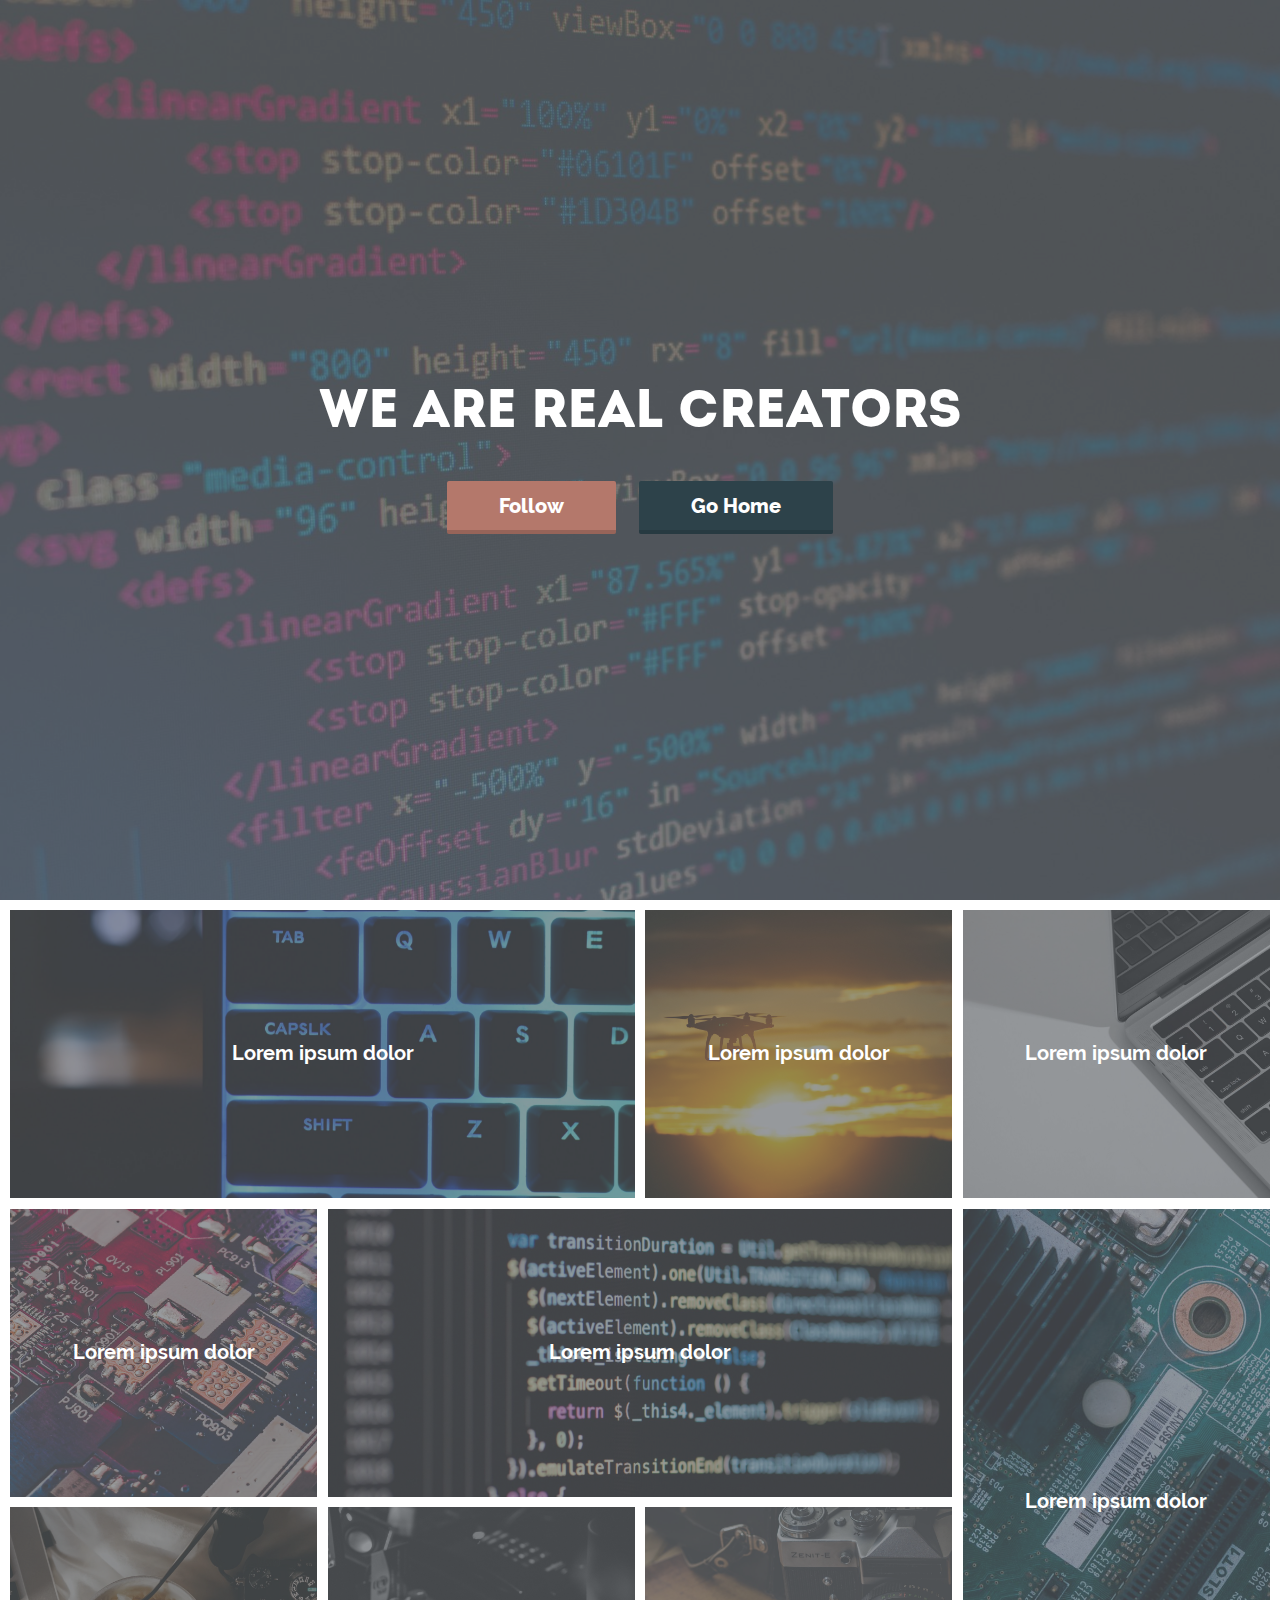
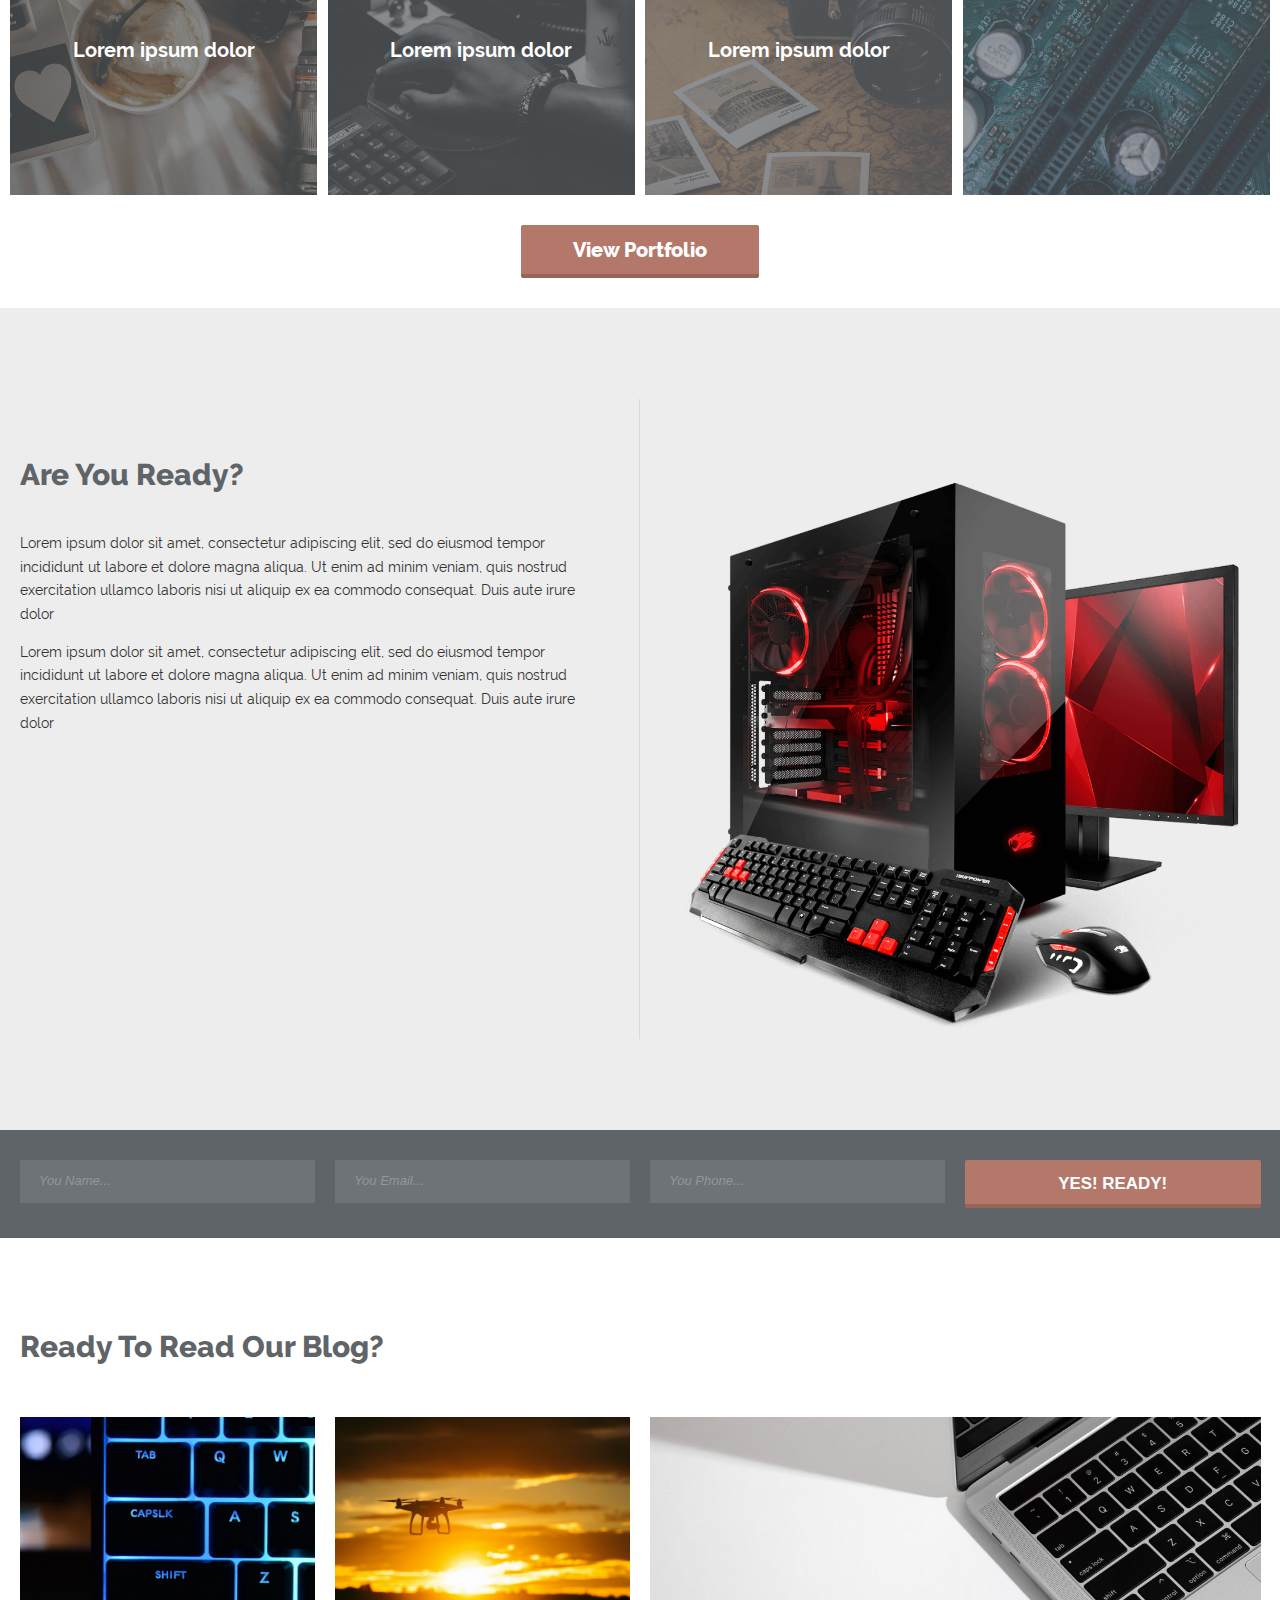
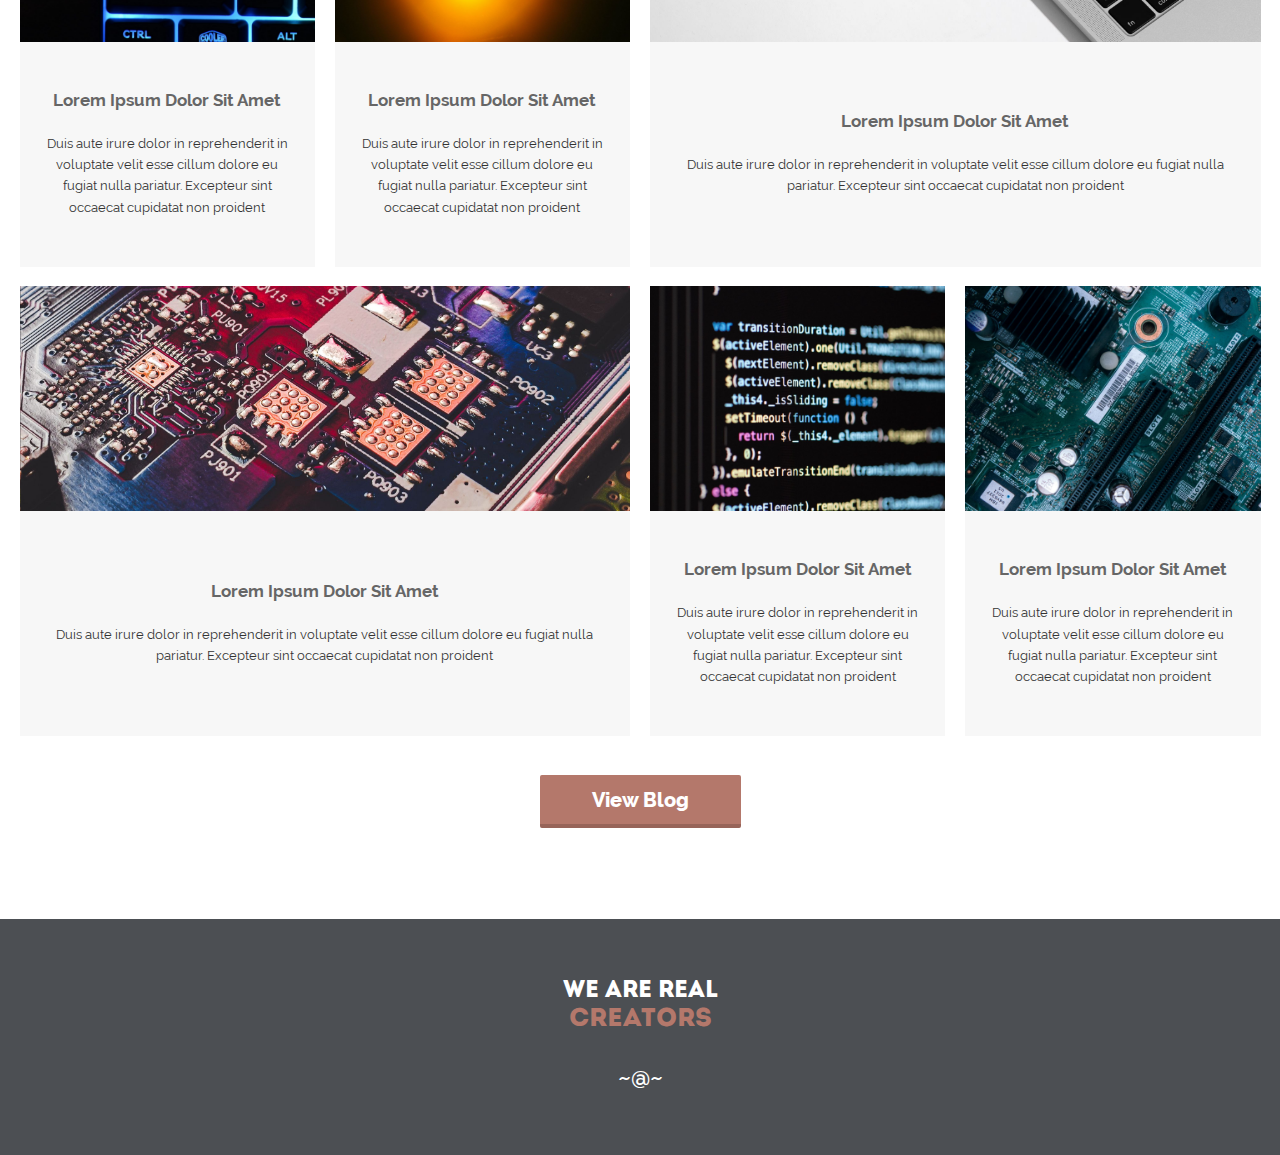
<file: grid/index.html>
<!DOCTYPE html>
<html lang="ru">

<head>

    <meta charset="utf-8">

    <title>CSS Grid Real Example</title>
    <meta name="description" content="">

    <meta name="viewport" content="width=device-width, initial-scale=1, maximum-scale=1">
    <link rel="shortcut icon" href="img/favicon.ico" type="image/x-icon">
    <style>body {
        opacity: 0;
        overflow-x: hidden;
    }

    html {
        background-color: #fff;
    }</style>

</head>

<body>

<header class="main-header grid" style="background-image: url(img/0-header.jpg)">

    <div class="header-content grid">
        <h1>
            We Are Real Creators
        </h1>
        <div class="header-button">
            <a href="#" class="button">Follow</a>
            <a href="#" class="button button-gray">Go Home</a>
        </div>
    </div>

</header>

<section class="portfolio-section grid">

    <div class="portfolio-item grid" style="background-image: url(img/1.jpg)">
        <span>Lorem ipsum dolor</span>
    </div>
    <div class="portfolio-item grid" style="background-image: url(img/2.jpg)">
        <span>Lorem ipsum dolor</span>
    </div>
    <div class="portfolio-item grid" style="background-image: url(img/3.jpg)">
        <span>Lorem ipsum dolor</span>
    </div>
    <div class="portfolio-item grid" style="background-image: url(img/4.jpg)">
        <span>Lorem ipsum dolor</span>
    </div>
    <div class="portfolio-item grid" style="background-image: url(img/5.jpg)">
        <span>Lorem ipsum dolor</span>
    </div>
    <div class="portfolio-item grid" style="background-image: url(img/6.jpg)">
        <span>Lorem ipsum dolor</span>
    </div>
    <div class="portfolio-item grid" style="background-image: url(img/7.jpg)">
        <span>Lorem ipsum dolor</span>
    </div>
    <div class="portfolio-item grid" style="background-image: url(img/8.jpg)">
        <span>Lorem ipsum dolor</span>
    </div>
    <div class="portfolio-item grid" style="background-image: url(img/9.jpg)">
        <span>Lorem ipsum dolor</span>
    </div>
    <div class="buttoncase text-center">
        <a href="#" class="button">View Portfolio</a>
    </div>
</section>

<section class="section-ready landing-section">
    <div class="container grid">

        <div class="ready-left">
            <h2>Are You Ready?</h2>
            <p>
                Lorem ipsum dolor sit amet, consectetur adipiscing elit, sed do eiusmod tempor
                incididunt ut labore et dolore magna aliqua. Ut enim ad minim veniam,
                quis nostrud exercitation ullamco laboris nisi ut aliquip ex ea commodo consequat.
                Duis aute irure dolor
            </p>
            <p>
                Lorem ipsum dolor sit amet, consectetur adipiscing elit, sed do eiusmod tempor
                incididunt ut labore et dolore magna aliqua. Ut enim ad minim veniam,
                quis nostrud exercitation ullamco laboris nisi ut aliquip ex ea commodo consequat.
                Duis aute irure dolor
            </p>
        </div>
        <div class="ready-right">
            <img src="img/example.png" alt="Example" class="img-responsive">
        </div>

    </div>

</section>

<section class="form-section">
    <div class="container">
        <form class="grid">
            <div><input type="text" name="name" placeholder="You Name..."></div>
            <div><input type="text" name="email" placeholder="You Email..."></div>
            <div><input type="text" name="phone" placeholder="You Phone..."></div>
            <div>
                <button class="button">YES! READY!</button>
            </div>
        </form>
    </div>
</section>

<section class="landing-section section-blog">

    <div class="container">
        <h2>Ready To Read Our Blog?</h2>

        <div class="blog-home grid">
            <a href="#" class="blog-item grid">
                <span class="blog-item-img" style="background-image: url(img/1.jpg)"></span>
                <span class="blog-item-content grid">
               <h4>Lorem Ipsum Dolor Sit Amet</h4>
               <p>Duis aute irure dolor in reprehenderit in voluptate velit esse cillum dolore eu fugiat nulla pariatur. Excepteur sint occaecat cupidatat non proident</p>
           </span>
            </a>
            <a href="#" class="blog-item grid">
                <span class="blog-item-img" style="background-image: url(img/2.jpg)"></span>
                <span class="blog-item-content grid">
               <h4>Lorem Ipsum Dolor Sit Amet</h4>
               <p>Duis aute irure dolor in reprehenderit in voluptate velit esse cillum dolore eu fugiat nulla pariatur. Excepteur sint occaecat cupidatat non proident </p>
           </span>
            </a>
            <a href="#" class="blog-item grid">
                <span class="blog-item-img" style="background-image: url(img/3.jpg)"></span>
                <span class="blog-item-content grid">
               <h4>Lorem Ipsum Dolor Sit Amet</h4>
               <p>Duis aute irure dolor in reprehenderit in voluptate velit esse cillum dolore eu fugiat nulla pariatur. Excepteur sint occaecat cupidatat non proident</p>
           </span>
            </a>
            <a href="#" class="blog-item grid">
                <span class="blog-item-img" style="background-image: url(img/4.jpg)"></span>
                <span class="blog-item-content grid">
               <h4>Lorem Ipsum Dolor Sit Amet</h4>
               <p>Duis aute irure dolor in reprehenderit in voluptate velit esse cillum dolore eu fugiat nulla pariatur. Excepteur sint occaecat cupidatat non proident</p>
           </span>
            </a>
            <a href="#" class="blog-item grid">
                <span class="blog-item-img" style="background-image: url(img/5.jpg)"></span>
                <span class="blog-item-content grid">
               <h4>Lorem Ipsum Dolor Sit Amet</h4>
               <p>Duis aute irure dolor in reprehenderit in voluptate velit esse cillum dolore eu fugiat nulla pariatur. Excepteur sint occaecat cupidatat non proident </p>
           </span>
            </a>
            <a href="#" class="blog-item grid">
                <span class="blog-item-img" style="background-image: url(img/6.jpg)"></span>
                <span class="blog-item-content grid">
               <h4>Lorem Ipsum Dolor Sit Amet</h4>
               <p>Duis aute irure dolor in reprehenderit in voluptate velit esse cillum dolore eu fugiat nulla pariatur. Excepteur sint occaecat cupidatat non proident </p>
           </span>
            </a>
            <div class="buttoncase text-center">
                <a href="#" class="button">View Blog</a>
            </div>

        </div>

    </div>

</section>
<footer class="main-footer">

    <div class="container">
        <div class="footer-logo">
            We Are Real <span>Creators</span>
        </div>
        <div class="footer-copy">
            ~@~
        </div>
    </div>

</footer>

<link rel="stylesheet" href="css/main.min.css">
<script src="js/scripts.min.js"></script>

</body>
</html>
</file>
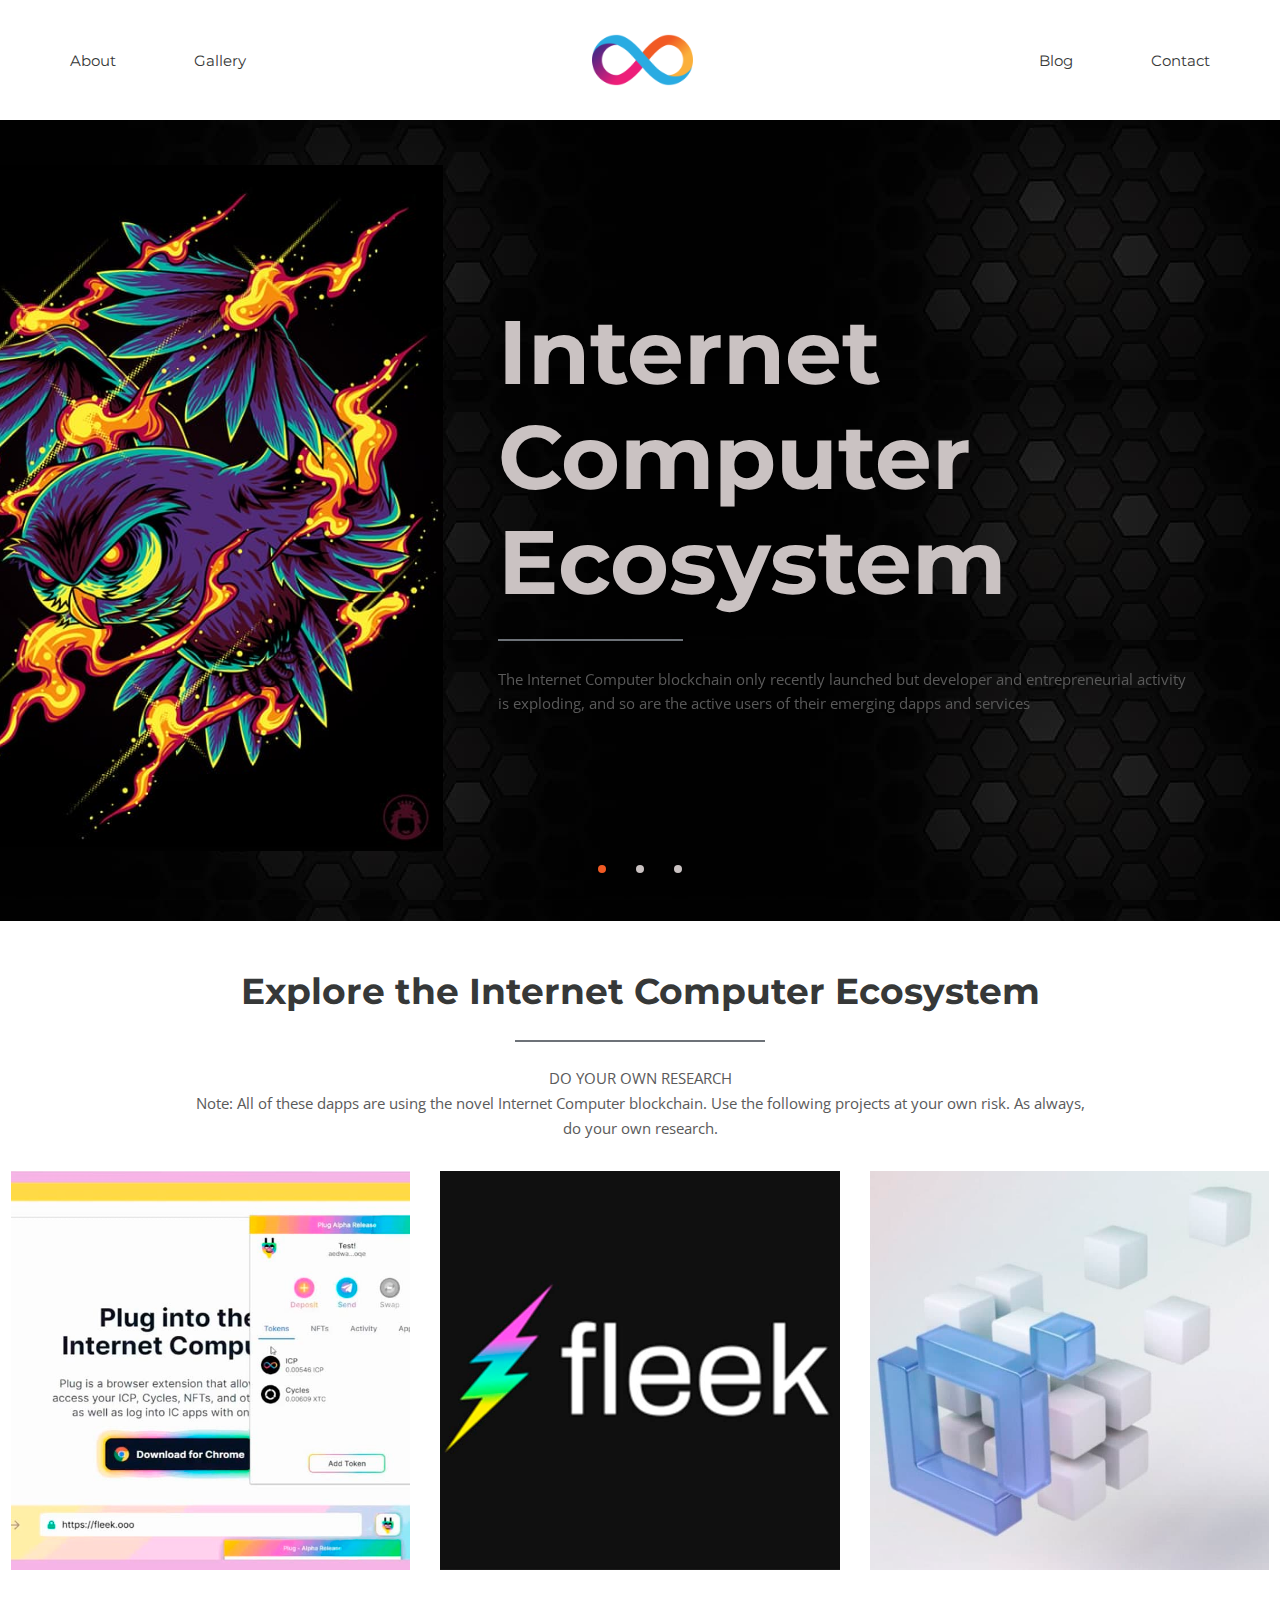
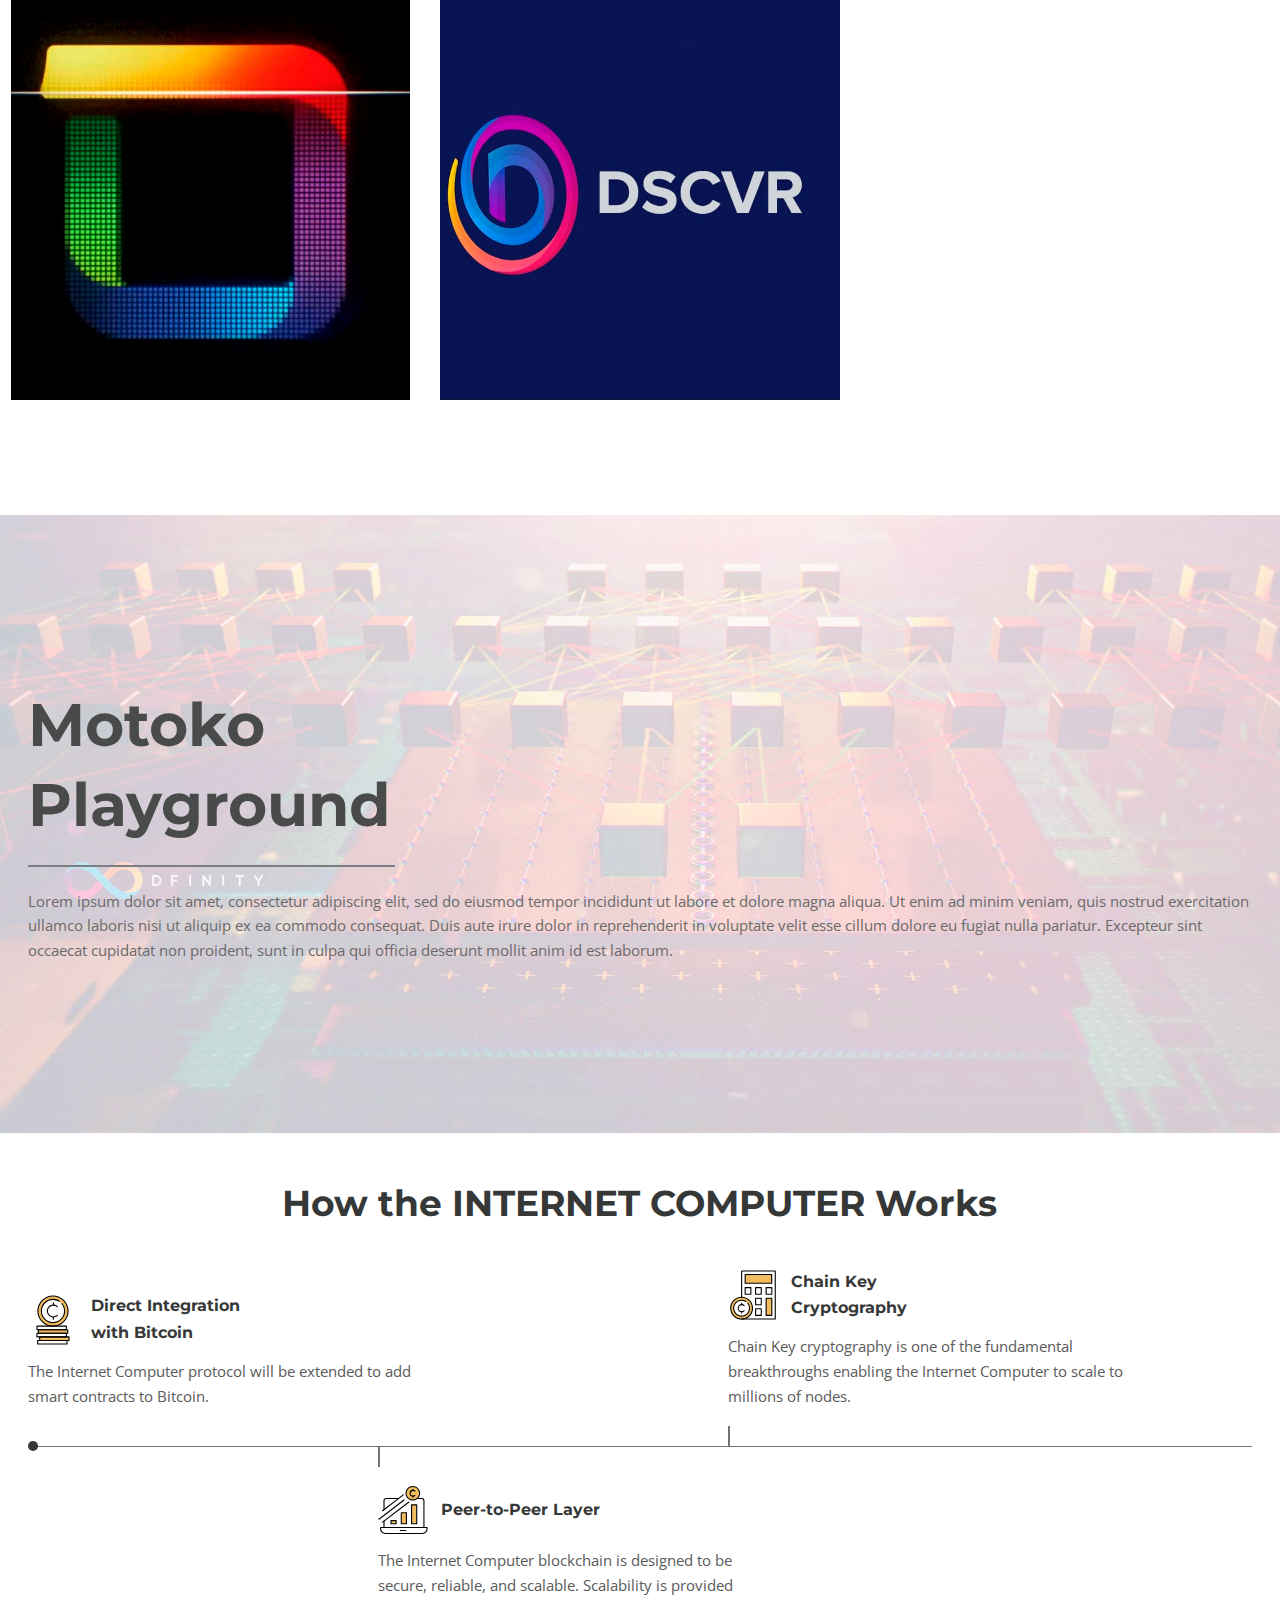
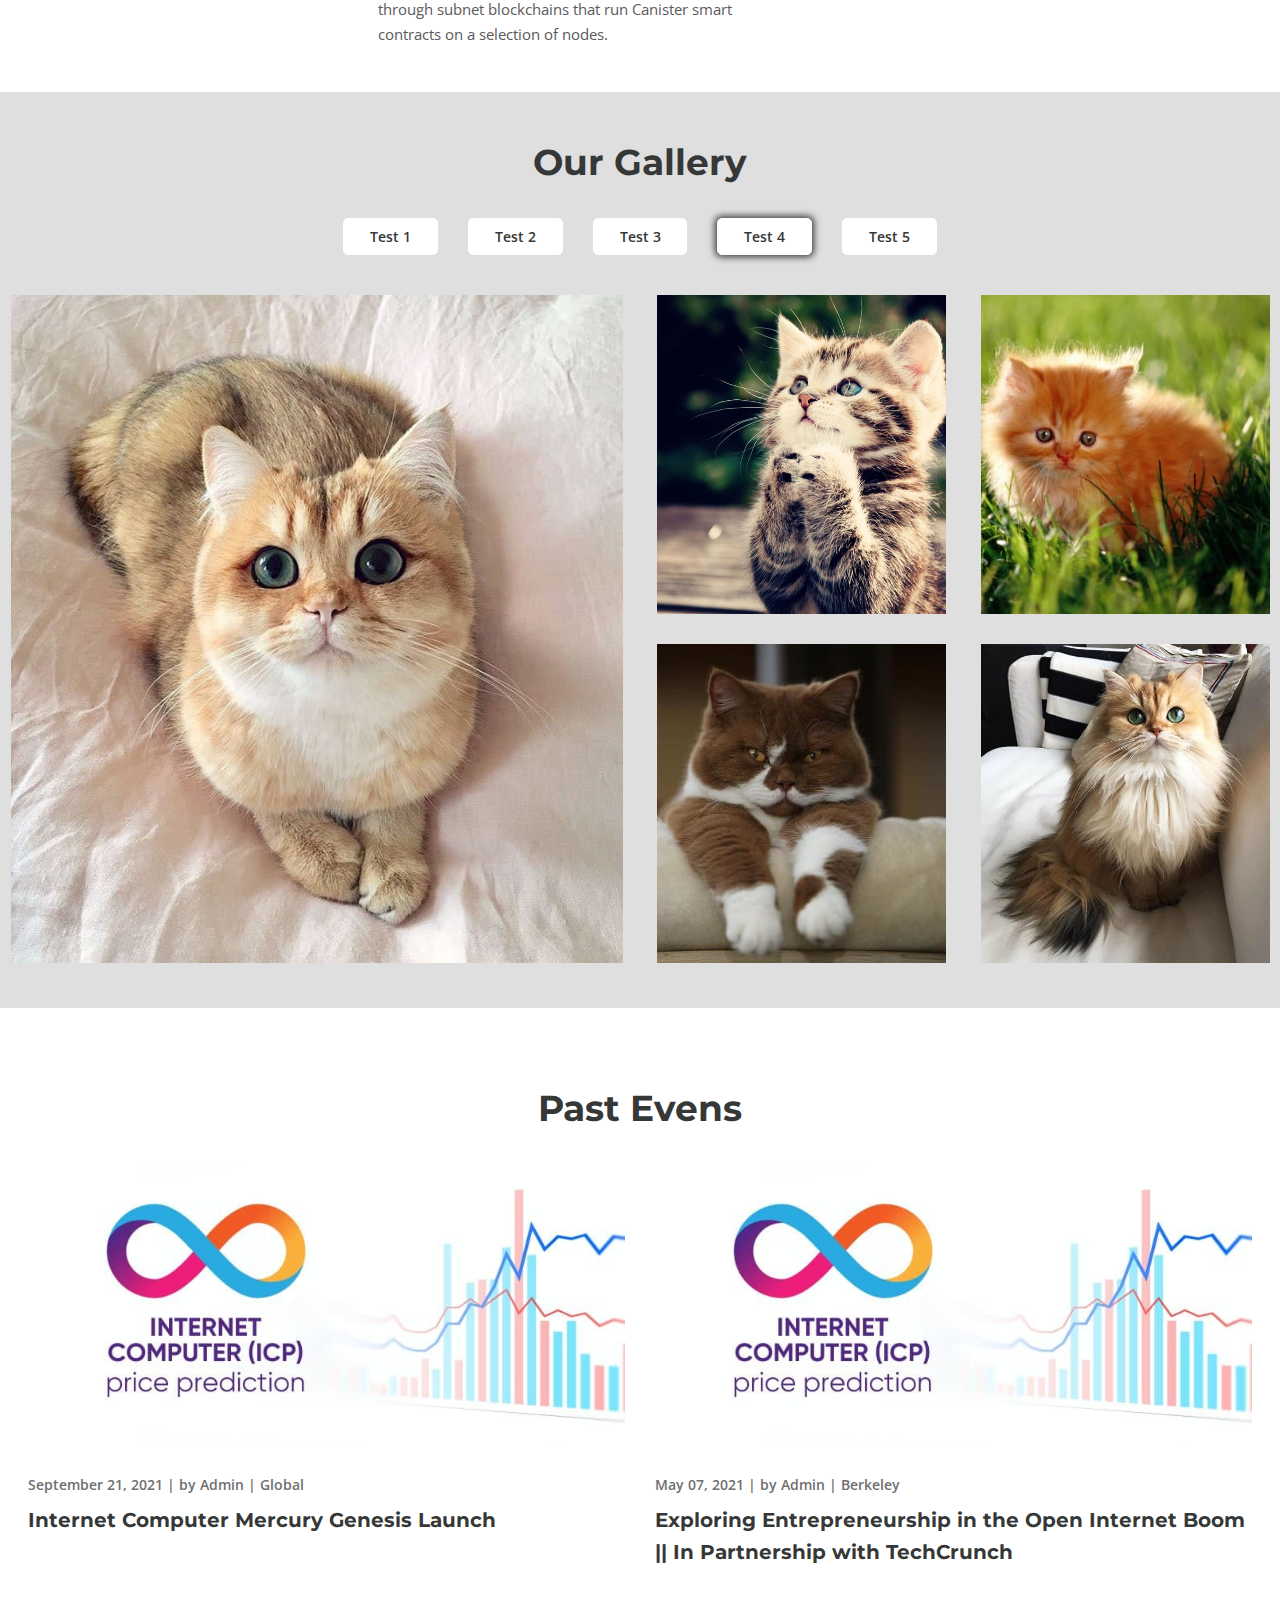
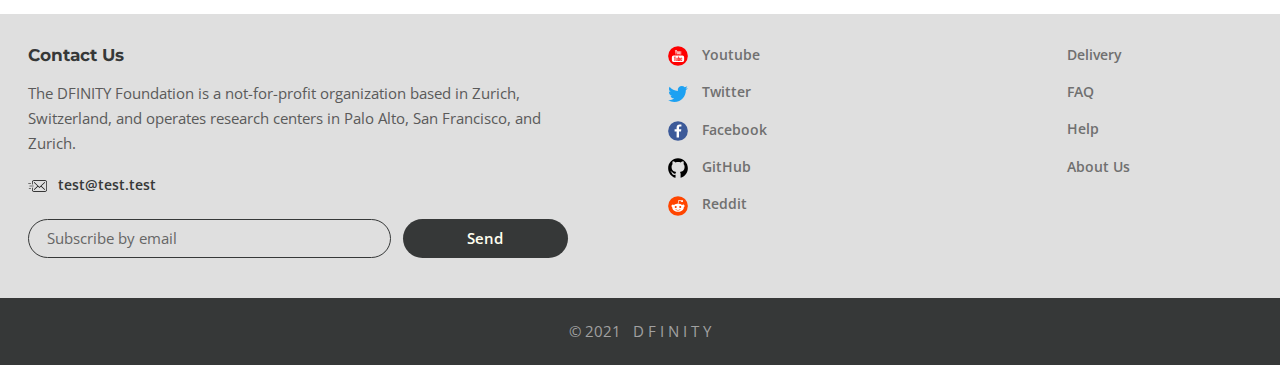
<file: icp2/index.html>
<!DOCTYPE html>
<html lang="ru">

<head>

    <meta charset="utf-8">
    <title>ICP</title>
    <meta name="description" content="">
    <meta http-equiv="X-UA-Compatible" content="IE=edge">
    <meta name="viewport" content="width=device-width, initial-scale=1, maximum-scale=1">
    <meta property="og:image" content="path/to/image.jpg">
    <link rel="shortcut icon" href="img/favicon/favicon.ico" type="image/x-icon">
    <link rel="apple-touch-icon" href="img/favicon/apple-touch-icon.png">
    <link rel="apple-touch-icon" sizes="72x72" href="img/favicon/apple-touch-icon-72x72.png">
    <link rel="apple-touch-icon" sizes="114x114" href="img/favicon/apple-touch-icon-114x114.png">
    <link rel="preconnect" href="https://fonts.googleapis.com">
    <link rel="preconnect" href="https://fonts.gstatic.com" crossorigin>
    <link href="https://fonts.googleapis.com/css2?family=Montserrat:wght@400;700&family=Open+Sans:ital,wght@0,400;0,600;1,300&&display=swap"
          rel="stylesheet">
    <!-- Chrome, Firefox OS and Opera -->
    <meta name="theme-color" content="#000">
    <!-- Windows Phone -->
    <meta name="msapplication-navbutton-color" content="#000">
    <!-- iOS Safari -->
    <meta name="apple-mobile-web-app-status-bar-style" content="#000">
    <link rel="stylesheet" href="css/main.min.css">

</head>

<body>
<div class="wrapper">
    <header class="header">
        <div class="container">
            <div class="header__inner">
                <nav class="menu">
                    <ul class="menu__list">
                        <li class="menu__list-item">
                            <a class="menu__list-link" href="about.html">About</a>
                        </li>
                        <li class="menu__list-item">
                            <a class="menu__list-link" href="gallery.html">Gallery</a>
                        </li>
                    </ul>
                </nav>
                <a class="logo" href="index.html">
                    <img src="img/internet-computer-icp-logo.png" alt="internet-computer-icp-logo">
                </a>
                <nav class="menu">
                    <ul class="menu__list">
                        <li class="menu__list-item">
                            <a class="menu__list-link" href="blog.html">Blog</a>
                        </li>
                        <li class="menu__list-item">
                            <a class="menu__list-link" href="contacts.html">Contact</a>
                        </li>
                    </ul>
                </nav>
                <button class="header__btn-menu">
                    <img src="img/icons/menu.svg" alt="icon-menu">
                </button>                
            </div>
        </div>
    </header>

    <main class="main">
        <section class="top">

            <div class="top__inner">
                <div class="top__slider">

                    <div class="top__slider-item">
                        <img class="top__slider-img" src="img/content/1.jpg" alt="image-slider">
                        <div class="top__slider-info">
                            <h2 class="top__slider-title">
                                Internet Computer
                                Ecosystem
                            </h2>
                            <p class="top__slider-text">
                                The Internet Computer blockchain only recently launched but developer and
                                entrepreneurial activity is exploding, and so are the active users of their emerging
                                dapps and services
                            </p>
                        </div>
                    </div>
                    <div class="top__slider-item">
                        <img class="top__slider-img" src="img/content/4.jpg" alt="image-slider">
                        <div class="top__slider-info">
                            <h2 class="top__slider-title">
                                Internet Computer
                                Ecosystem
                            </h2>
                            <p class="top__slider-text">
                                The Internet Computer blockchain only recently launched but developer and
                                entrepreneurial activity is exploding, and so are the active users of their emerging
                                dapps and services
                            </p>
                        </div>
                    </div>
                    <div class="top__slider-item">
                        <img class="top__slider-img" src="img/content/6.jpg" alt="image-slider">
                        <div class="top__slider-info">
                            <h2 class="top__slider-title">
                                Internet Computer
                                Ecosystem
                            </h2>
                            <p class="top__slider-text">
                                The Internet Computer blockchain only recently launched but developer and
                                entrepreneurial activity is exploding, and so are the active users of their emerging
                                dapps and services
                            </p>
                        </div>
                    </div>

                </div>
            </div>
        </section>

        <section class="new-collection">
            <div class="container-fluid">
                <h3 class="new-collection__title">Explore the Internet Computer Ecosystem</h3>
                <p class="new-collection__text">
                    DO YOUR OWN RESEARCH
                    <br>
                    Note: All of these dapps are using the novel Internet Computer blockchain. Use the following
                    projects at your own risk. As always, do your own research.
                </p>
                <div class="collection">
                    <a class="collection__item" href="#">
                        <img class="collection__images" src="img/content/col-1.jpg" alt="collection-img">
                        <div class="collection__info">
                            <h6 class="collection__info-title">PLUG</h6>
                            <p class="collection__info-text">Plug Wallet </p>
                        </div>
                    </a>
                    <a class="collection__item" href="#">
                        <img class="collection__images" src="img/content/col-4.jpg" alt="collection-img">
                        <div class="collection__info">
                            <h6 class="collection__info-title">FLEEK</h6>
                            <p class="collection__info-text">P
                                Build on the
                                New Internet
                            </p>
                        </div>
                    </a>
                    <a class="collection__item" href="#">
                        <img class="collection__images" src="img/content/col-2.jpg" alt="collection-img">
                        <div class="collection__info">
                            <h6 class="collection__info-title">DISTRICT</h6>
                            <p class="collection__info-text">
                                Own your data and identity, make new connections, and build a community
                            </p>
                        </div>
                    </a>
                    <a class="collection__item" href="#">
                        <img class="collection__images" src="img/content/col-3.jpg" alt="collection-img">
                        <div class="collection__info">
                            <h6 class="collection__info-title">ORIGYN</h6>
                            <p class="collection__info-text">Stay connected. Get in touch with us for Token Sales. </p>
                        </div>
                    </a>
                    <a class="collection__item" href="#">
                        <img class="collection__images" src="img/content/col-5.jpg" alt="collection-img">
                        <div class="collection__info">
                            <h6 class="collection__info-title">DSCVR</h6>
                            <p class="collection__info-text">DSCVR is a decentralized version of Reddit </p>
                        </div>
                    </a>
                </div>
            </div>
        </section>

        <section class="decor">
            <div class="container">
                <h2 class="decor__title">
                    Motoko <br>Playground
                </h2>
                <p class="decor__text">
                    Lorem ipsum dolor sit amet, consectetur adipiscing elit, sed do eiusmod tempor incididunt ut labore et dolore magna aliqua. Ut enim ad minim veniam, quis nostrud exercitation ullamco laboris nisi ut aliquip ex ea commodo consequat. Duis aute irure dolor in reprehenderit in voluptate velit esse cillum dolore eu fugiat nulla pariatur. Excepteur sint occaecat cupidatat non proident, sunt in culpa qui officia deserunt mollit anim id est laborum.
                </p>
            </div>
        </section>

        <section class="works-path">
            <div class="container">
                <h3 class="works-path__title">How the INTERNET COMPUTER Works</h3>
                <div class="works-path__items">
                    <div class="works-path__items-box">
                        <div class="works-path__item works-path__item--1">
                            <img class="works-path__item-img" src="img/icons/work-icon/6.svg" alt="works-path-img">
                            <h6 class="works-path__item-title">
                                Direct Integration <br> with Bitcoin
                            </h6>
                            <p class="works-path__item-text">The Internet Computer protocol will be extended to add
                                smart contracts to Bitcoin.</p>
                        </div>
                        <div class="works-path__item works-path__item--2">
                            <img class="works-path__item-img" src="img/icons/work-icon/5.svg" alt="works-path-img">
                            <h6 class="works-path__item-title">
                                Chain Key <br>Cryptography
                            </h6>
                            <p class="works-path__item-text">Chain Key cryptography is one of the fundamental
                                breakthroughs enabling the Internet Computer to scale to millions of nodes.</p>
                        </div>
                    </div>
                </div>

                <div class="works-path__item works-path__item--3">
                    <img class="works-path__item-img" src="img/icons/work-icon/8.svg" alt="works-path-img">
                    <h6 class="works-path__item-title">
                        Peer-to-Peer Layer
                    </h6>
                    <p class="works-path__item-text">The Internet Computer blockchain is designed to be secure,
                        reliable, and scalable. Scalability is provided through subnet blockchains that run Canister
                        smart contracts on a selection of nodes.</p>
                </div>
            </div>
        </section>

        <div class="gallery">
            <div class="container-fluid">
            	<h3 class="gallery__title">Our Gallery</h3>
                <div class="gallery__buttons">
                    <button class="gallery__btn" data-filter=".category-1">Test 1</button>
                    <button class="gallery__btn" data-filter=".category-2">Test 2</button>
                    <button class="gallery__btn" data-filter=".category-3">Test 3</button>
                    <button class="gallery__btn" data-filter=".category-4">Test 4</button>
                    <button class="gallery__btn" data-filter=".category-5">Test 5</button>
                </div>
                <div class="gallery__inner">
                    <div class="gallery__items mix category-1">
                        <a class="gallery__item" href="#"><img class="gallery__image" src="img/gallery/1.jpg"
                                                               alt="gallery-img"></a>
                        <a class="gallery__item" href="#"><img class="gallery__image" src="img/gallery/2.jpeg"
                                                               alt="gallery-img"></a>
                        <a class="gallery__item" href="#"><img class="gallery__image" src="img/gallery/3.jpg"
                                                               alt="gallery-img"></a>
                        <a class="gallery__item" href="#"><img class="gallery__image" src="img/gallery/4.jpg"
                                                               alt="gallery-img"></a>
                        <a class="gallery__item" href="#"><img class="gallery__image" src="img/gallery/5.jpg"
                                                               alt="gallery-img"></a>
                    </div>
                    <div class="gallery__items mix category-2">
                        <a class="gallery__item" href="#"><img class="gallery__image" src="img/gallery/6.jpg"
                                                               alt="gallery-img"></a>
                        <a class="gallery__item" href="#"><img class="gallery__image" src="img/gallery/7.jpg"
                                                               alt="gallery2img"></a>
                        <a class="gallery__item" href="#"><img class="gallery__image" src="img/gallery/8.jpg"
                                                               alt="gallery-img"></a>
                        <a class="gallery__item" href="#"><img class="gallery__image" src="img/gallery/9.jpg"
                                                               alt="gallery-img"></a>
                        <a class="gallery__item" href="#"><img class="gallery__image" src="img/gallery/10.jpg"
                                                               alt="gallery-img"></a>
                    </div>
                    <div class="gallery__items mix category-3">
                        <a class="gallery__item" href="#"><img class="gallery__image" src="img/gallery/1.jpg"
                                                               alt="gallery-img"></a>
                        <a class="gallery__item" href="#"><img class="gallery__image" src="img/gallery/12.jpg"
                                                               alt="gallery-img"></a>
                        <a class="gallery__item" href="#"><img class="gallery__image" src="img/gallery/13.jpg"
                                                               alt="gallery-img"></a>
                        <a class="gallery__item" href="#"><img class="gallery__image" src="img/gallery/14.jpg"
                                                               alt="gallery-img"></a>
                        <a class="gallery__item" href="#"><img class="gallery__image" src="img/gallery/3.jpg"
                                                               alt="gallery-img"></a>
                    </div>
                    <div class="gallery__items mix category-4">
                        <a class="gallery__item" href="#"><img class="gallery__image" src="img/gallery/1.jpg"
                                                               alt="gallery-img"></a>
                        <a class="gallery__item" href="#"><img class="gallery__image" src="img/gallery/2.jpeg"
                                                               alt="gallery-img"></a>
                        <a class="gallery__item" href="#"><img class="gallery__image" src="img/gallery/3.jpg"
                                                               alt="gallery-img"></a>
                        <a class="gallery__item" href="#"><img class="gallery__image" src="img/gallery/4.jpg"
                                                               alt="gallery-img"></a>
                        <a class="gallery__item" href="#"><img class="gallery__image" src="img/gallery/5.jpg"
                                                               alt="gallery-img"></a>
                    </div>
                    <div class="gallery__items mix category-5">
                        <a class="gallery__item" href="#"><img class="gallery__image" src="img/gallery/1.jpg"
                                                               alt="gallery-img"></a>
                        <a class="gallery__item" href="#"><img class="gallery__image" src="img/gallery/2.jpeg"
                                                               alt="gallery-img"></a>
                        <a class="gallery__item" href="#"><img class="gallery__image" src="img/gallery/3.jpg"
                                                               alt="gallery-img"></a>
                        <a class="gallery__item" href="#"><img class="gallery__image" src="img/gallery/4.jpg"
                                                               alt="gallery-img"></a>
                        <a class="gallery__item" href="#"><img class="gallery__image" src="img/gallery/5.jpg"
                                                               alt="gallery-img"></a>
                    </div>
                </div>
            </div>
        </div>

        <section class="blog-box">
            <div class="container">
                <h3 class="blog-box__title">
                    Past Evens
                </h3>
                <div class="blog-box__items">
                    <div class="blog-box__item">
                        <a class="blog-box__img-link" href="#">
                            <img class="blog-box__img" src="img/blog/icp-5.jpg" alt="blog-image">
                        </a>
                        <div class="blog-box__links">
                            <span class="blox-box__date">September 21, 2021</span> |
                            <a class="blog-box__author" href="#">by Admin</a> |
                            <a class="blog-box__theme" href="#">Global</a>
                        </div>
                        <a class="blog-box__item-titlelink" href="#">
                            <h4 class="blog-box__item-title">Internet Computer Mercury Genesis Launch</h4>
                        </a>
                    </div>
                    <div class="blog-box__item">
                        <a class="blog-box__img-link" href="#">
                            <img class="blog-box__img" src="img/blog/icp-5.jpg" alt="blog-image">
                        </a>
                        <div class="blog-box__links">
                            <span class="blox-box__date">May 07, 2021</span> |
                            <a class="blog-box__author" href="#">by Admin</a> |
                            <a class="blog-box__theme" href="#">Berkeley</a>
                        </div>
                        <a class="blog-box__item-titlelink" href="#">
                            <h4 class="blog-box__item-title">Exploring Entrepreneurship in the Open Internet Boom || In
                                Partnership with TechCrunch</h4>
                        </a>
                    </div>
                </div>
            </div>
        </section>
    </main>

    <footer class="footer">
        <div class="footer__content">
            <div class="container">
                <div class="footer__inner">
                    <div class="footer__info">
                        <h6 class="footer__info-title">Contact Us</h6>
                        <div class="footer__info-text">
                            The DFINITY Foundation is a not-for-profit organization based in Zurich, Switzerland, and
                            operates research centers in Palo Alto, San Francisco, and Zurich.
                        </div>
                        <img class="email-icon" src="img/icons/send-mail.svg" alt="email-icon"><a
                            href="mailto:test@test.test" class="info-email">test@test.test</a>
                        <form class="footer__form">
                            <input class="footer__form-input" type="email" placeholder="Subscribe by email">
                            <button class="footer__form-button" type="submit">Send</button>
                        </form>
                    </div>
                    <ul class="footer__social">
                        <li class="footer__social-item">
                            <img class="footer__social-icon" src="img/icons/youtube.svg" alt="icon-youtube">
                            <a class="footer__social-link" href="#">Youtube</a>
                        </li>
                        <li class="footer__social-item">
                            <img class="footer__social-icon" src="img/icons/twitter.svg" alt="icon-twitter">
                            <a class="footer__social-link" href="#">Twitter</a>
                        </li>
                        <li class="footer__social-item">
                            <img class="footer__social-icon" src="img/icons/facebook.svg" alt="icon-facebook">
                            <a class="footer__social-link" href="#">Facebook</a>
                        </li>
                        <li class="footer__social-item">
                            <img class="footer__social-icon" src="img/icons/github.svg" alt="icon-github">
                            <a class="footer__social-link" href="#">GitHub</a>
                        </li>
                        <li class="footer__social-item">
                            <img class="footer__social-icon" src="img/icons/reddit.svg" alt="icon-reddit">
                            <a class="footer__social-link" href="#">Reddit</a>
                        </li>
                    </ul>
                    <nav class="footer__menu">
                        <ul class="footer__menu-list">
                            <li class="footer__menu-item">
                                <a class="footer__menu-link" href="#">Delivery</a>
                            </li>
                            <li class="footer__menu-item">
                                <a class="footer__menu-link" href="#">FAQ</a>
                            </li>
                            <li class="footer__menu-item">
                                <a class="footer__menu-link" href="#">Help</a>
                            </li>
                            <li class="footer__menu-item">
                                <a class="footer__menu-link" href="#">About Us</a>
                            </li>
                        </ul>
                    </nav>
                </div>
            </div>
        </div>
        <div class="footer__copy">
            <div class="container">
                <p>© 2021 &nbsp; D F I N I T Y</p>
            </div>
        </div>
    </footer>
</div>
<script src="js/scripts.min.js"></script>

</body>
</html>
</file>
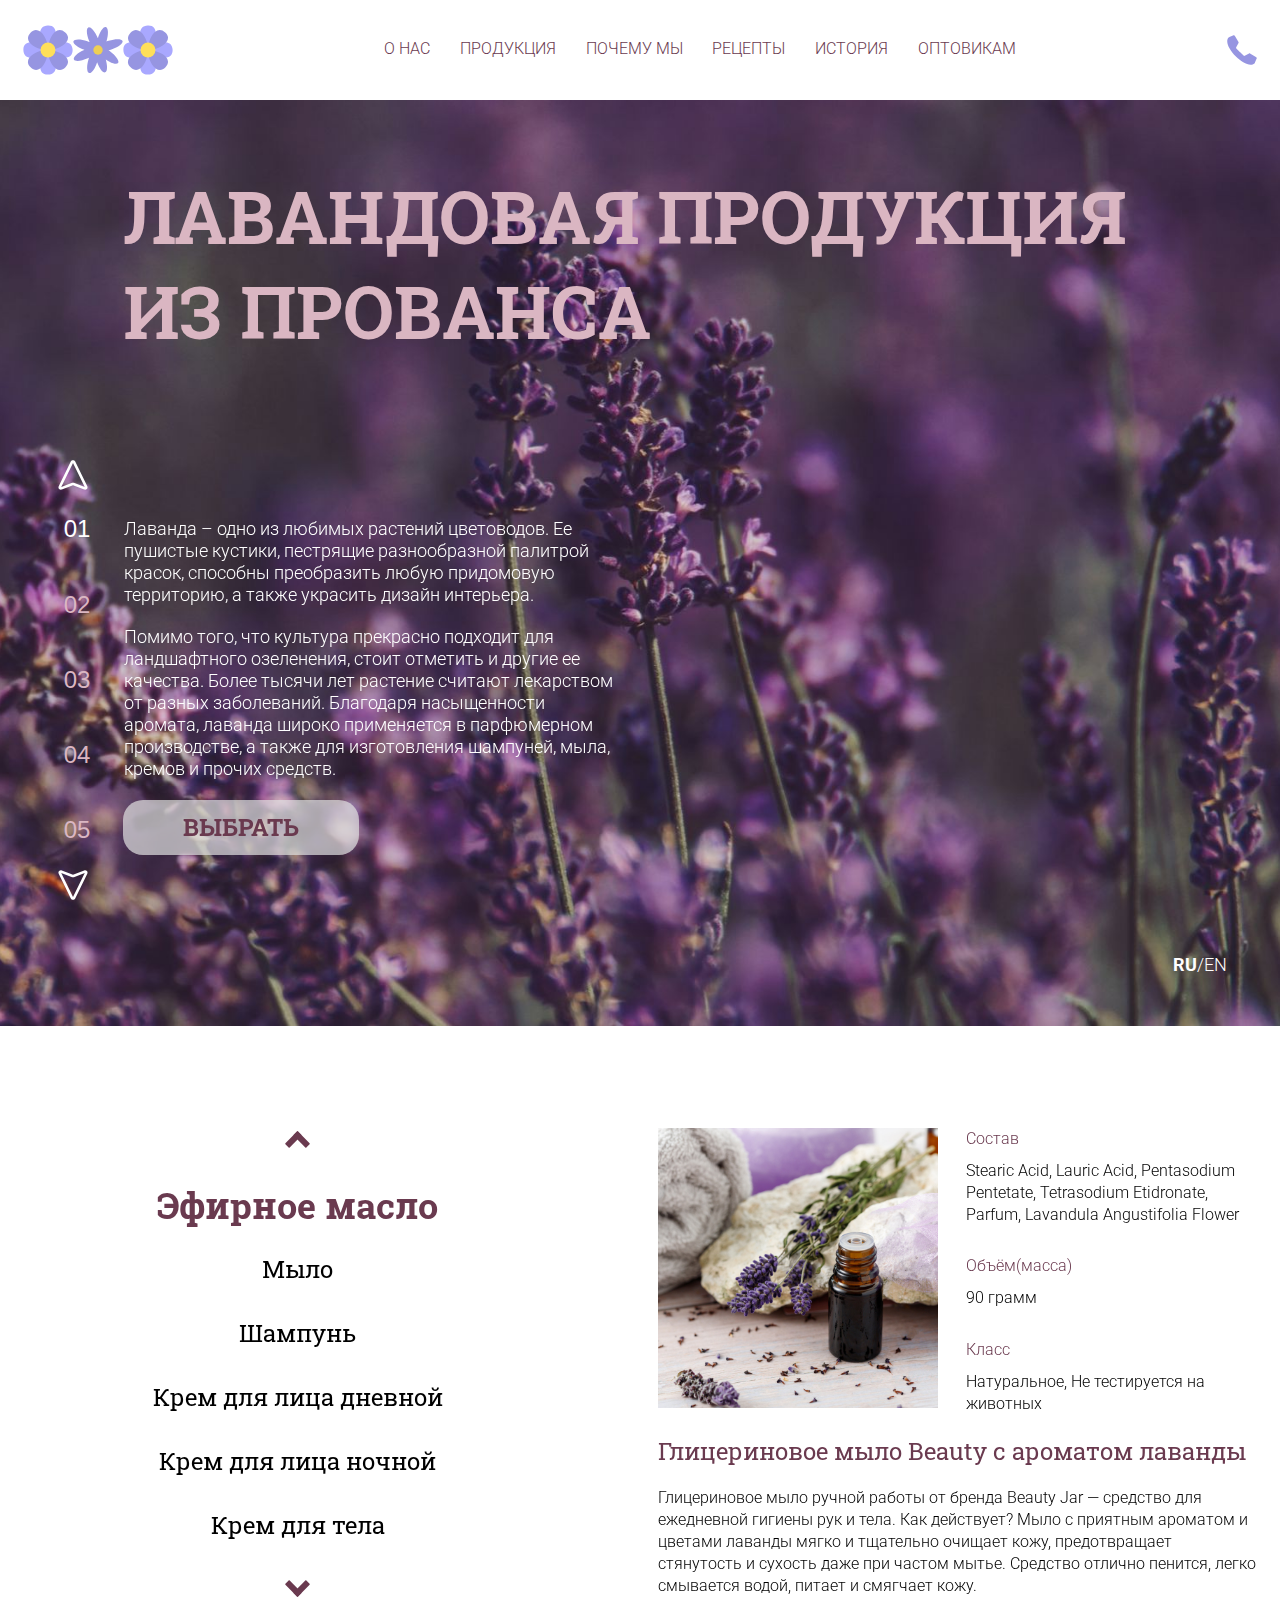
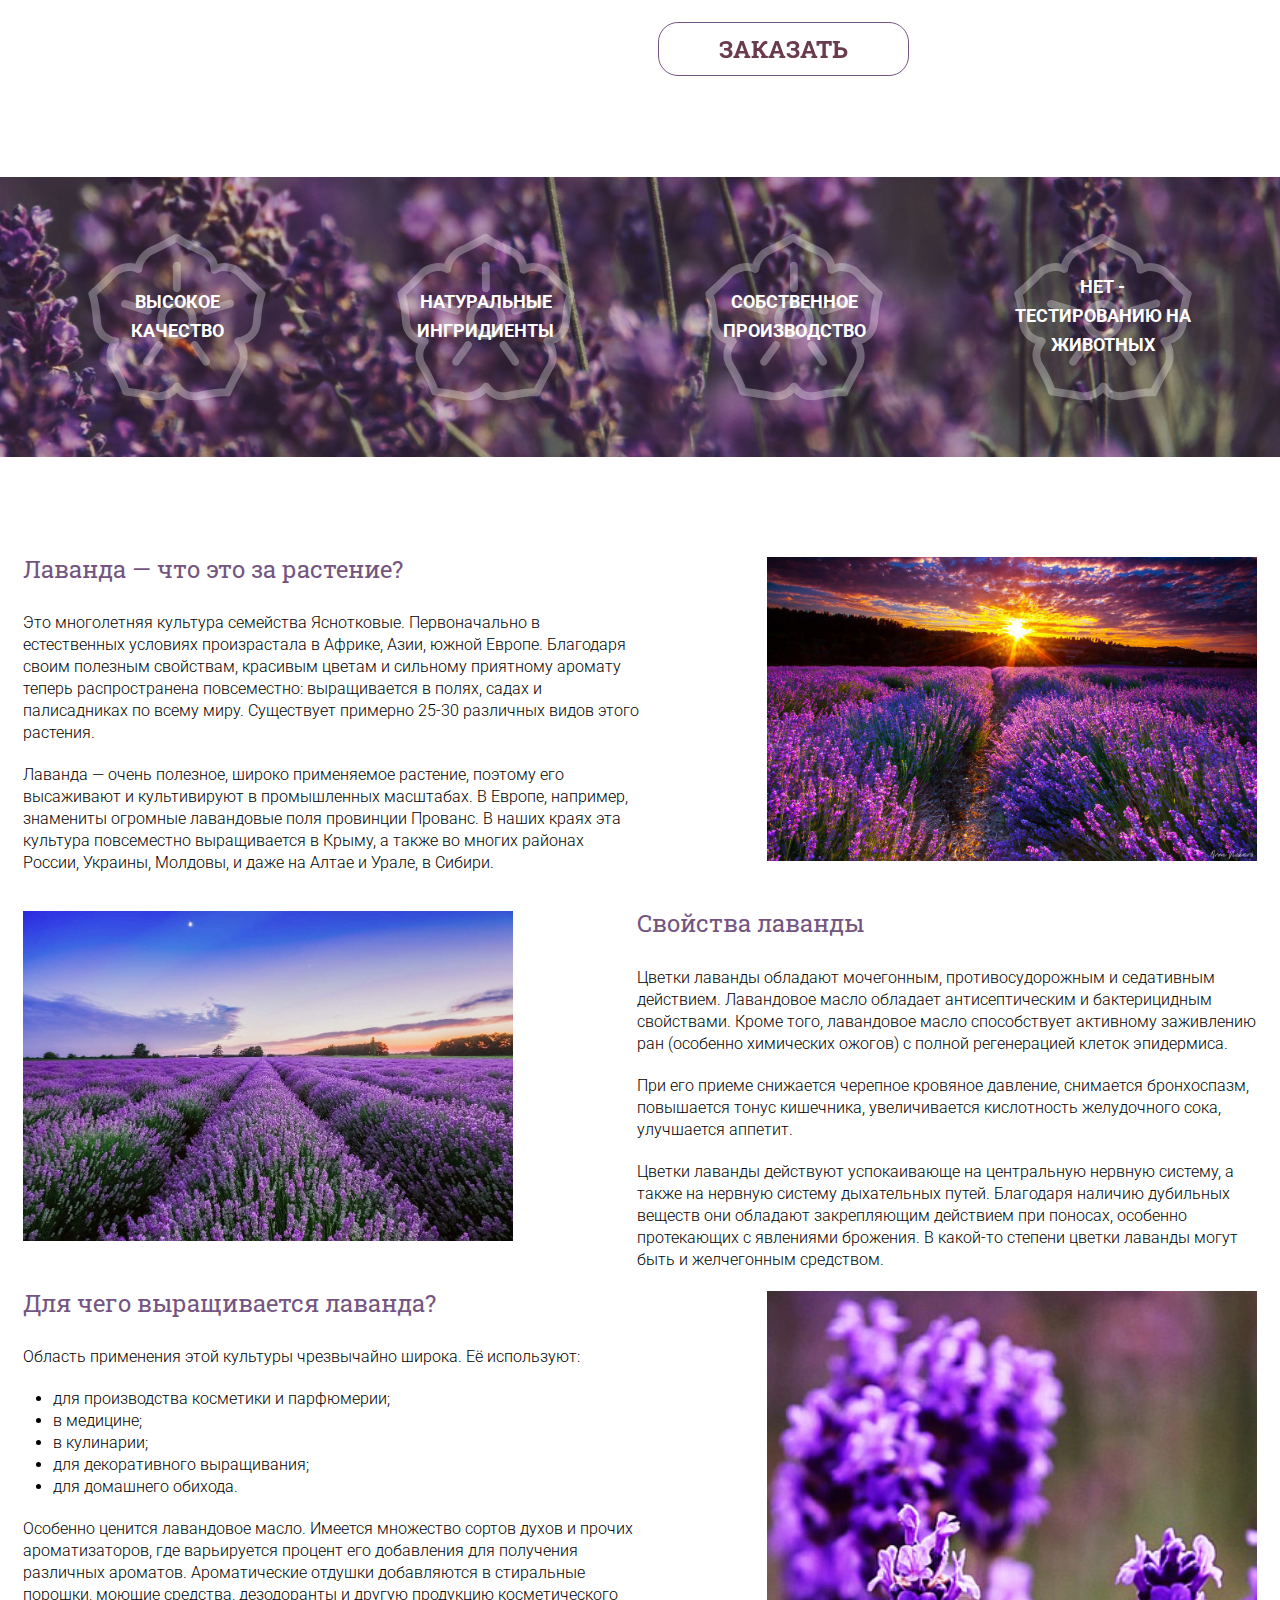
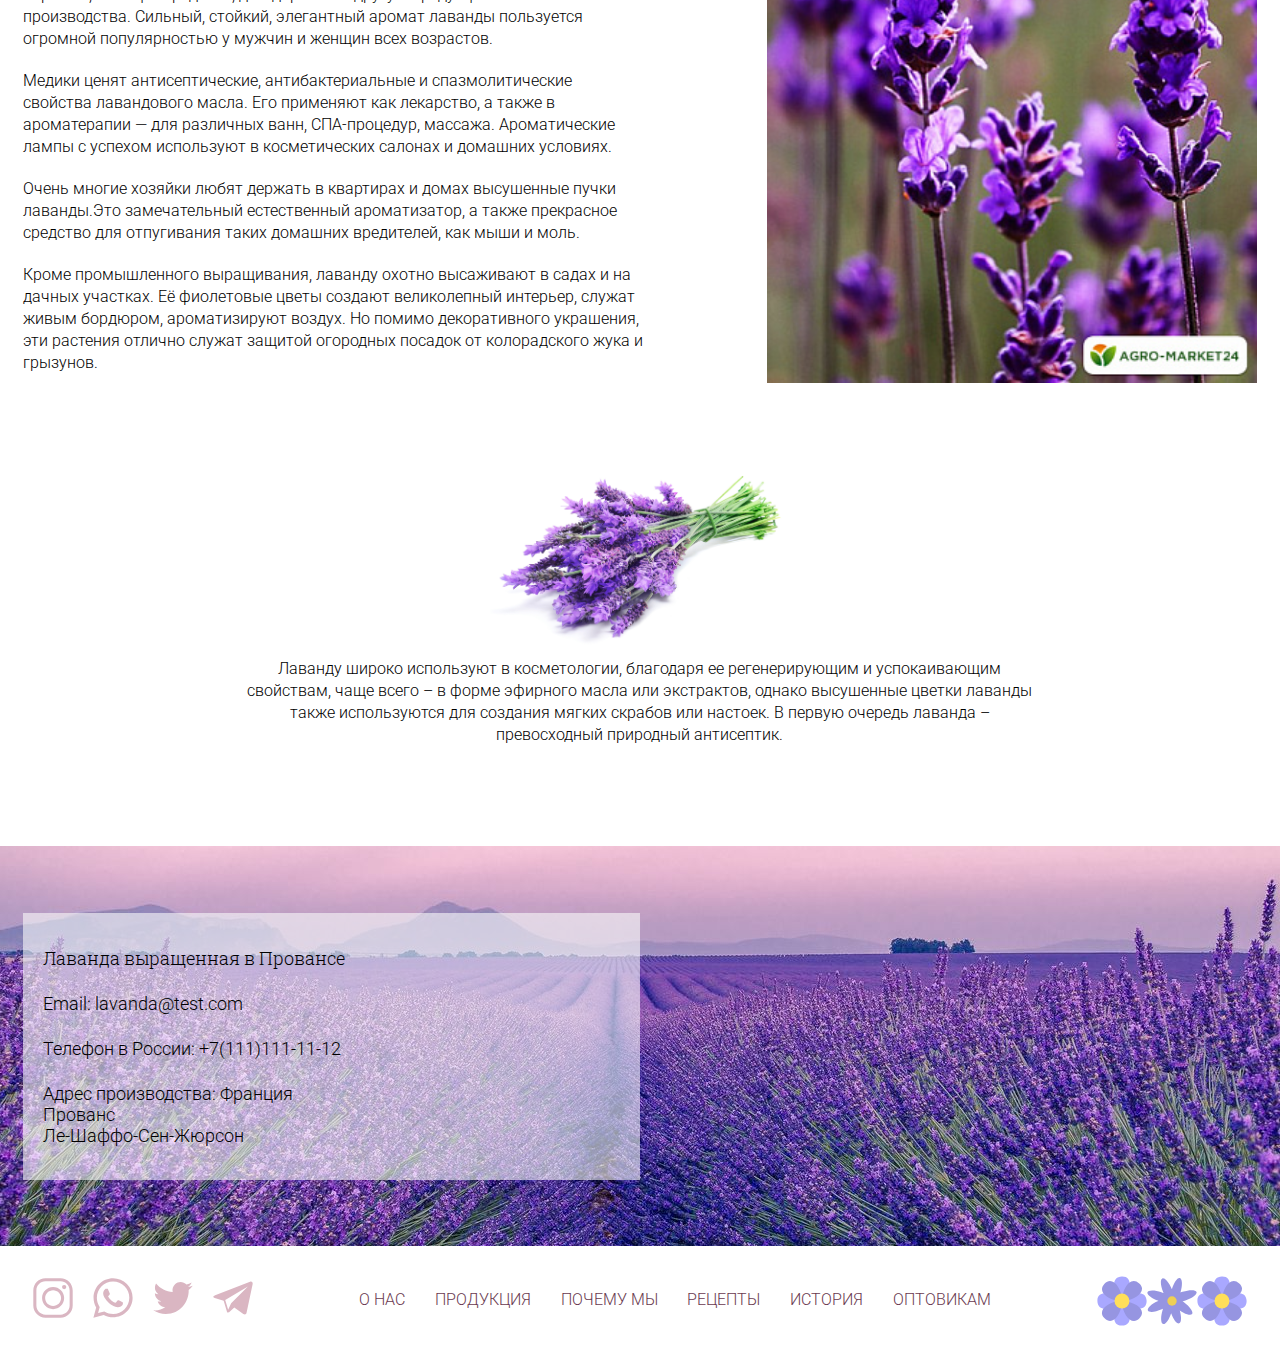
<file: lavanda/index.html>
<!DOCTYPE html>
<html lang="ru">

<head>
    <meta charset="UTF-8">
    <meta name="viewport" content="width=device-width, initial-scale=1.0">
    <meta http-equiv="X-UA-Compatible" content="ie=edge">
    <title>Lavanda</title>

    <link rel="shortcut icon" href="images/logo/favicon.ico" type="image/x-icon">
    <link rel="preconnect" href="https://fonts.googleapis.com">
    <link rel="preconnect" href="https://fonts.gstatic.com" crossorigin>
    <link
        href="https://fonts.googleapis.com/css2?family=Roboto+Slab:wght@300;400;700&family=Roboto:ital,wght@0,300;0,400;1,300;1,400&display=swap"
        rel="stylesheet">
    <link rel="stylesheet" href="css/reset.css">
    <link rel="stylesheet" href="css/slick.css">
    <link rel="stylesheet" href="css/jquery.fancybox.css">
    <link rel="stylesheet" href="css/style.css">
</head>

<body>

    <header class="header">
        <div class="container">
            <div class="header__top">
                <a class="logo" href="#">
                    <img src="images/logo/logo2.svg" alt="" class="logo-img">
                    <img src="images/logo/logo3.svg" alt="" class="logo-img">
                    <img src="images/logo/logo2.svg" alt="" class="logo-img">
                </a>
                <nav class="menu">
                    <button class="menu__button">
                        <img class="munu__icon" src="images/icon/menu.svg" alt="">
                    </button>
                    <ul class="menu__list">
                        <li class="menu__item">
                            <a class="menu__link" href="#">О нас</a>
                        </li>
                        <li class="menu__item">
                            <a class="menu__link" href="#">Продукция</a>
                        </li>
                        <li class="menu__item">
                            <a class="menu__link" href="#">Почему мы</a>
                        </li>
                        <li class="menu__item">
                            <a class="menu__link" href="#">Рецепты</a>
                        </li>
                        <li class="menu__item">
                            <a class="menu__link" href="#">История</a>
                        </li>
                        <li class="menu__item">
                            <a class="menu__link" href="#">Оптовикам</a>
                        </li>
                    </ul>
                </nav>

                <a href="tel:70001111112" class="phone">
                    <img class="phone__img" src="images/icon/phone.svg" alt="phone-image">
                </a>
            </div>
        </div>
        <div class="header__content">
            <div class="container">
                <h1 class="title">ЛАВАНДОВАя продукция<br> из Прованса</h1>
                <div class="header-slider">
                    <div class="header-slider__item">
                        <p class="header-slider__text">Лаванда – одно из любимых растений цветоводов. Ее пушистые
                            кустики,
                            пестрящие разнообразной палитрой красок, способны преобразить любую придомовую территорию, а
                            также украсить дизайн интерьера.
                        </p>
                        <p class="header-slider__text">Помимо того, что культура прекрасно подходит для ландшафтного
                            озеленения, стоит отметить и другие ее качества. Более тысячи лет растение считают
                            лекарством от
                            разных заболеваний. Благодаря насыщенности аромата, лаванда широко применяется в парфюмерном
                            производстве, а также для изготовления шампуней, мыла, кремов и прочих средств.
                        </p>
                    </div>
                    <div class="header-slider__item">
                        <p class="header-slider__text">Лаванда – одно из любимых растений цветоводов. Ее пушистые
                            кустики,
                            пестрящие разнообразной палитрой красок, способны преобразить любую придомовую территорию, а
                            также украсить дизайн интерьера.
                        </p>
                        <p class="header-slider__text">Помимо того, что культура прекрасно подходит для ландшафтного
                            озеленения, стоит отметить и другие ее качества. Более тысячи лет растение считают
                            лекарством от
                            разных заболеваний. Благодаря насыщенности аромата, лаванда широко применяется в парфюмерном
                            производстве, а также для изготовления шампуней, мыла, кремов и прочих средств.
                        </p>
                    </div>
                    <div class="header-slider__item">
                        <p class="header-slider__text">Лаванда – одно из любимых растений цветоводов. Ее пушистые
                            кустики,
                            пестрящие разнообразной палитрой красок, способны преобразить любую придомовую территорию, а
                            также украсить дизайн интерьера.
                        </p>
                        <p class="header-slider__text">Помимо того, что культура прекрасно подходит для ландшафтного
                            озеленения, стоит отметить и другие ее качества. Более тысячи лет растение считают
                            лекарством от
                            разных заболеваний. Благодаря насыщенности аромата, лаванда широко применяется в парфюмерном
                            производстве, а также для изготовления шампуней, мыла, кремов и прочих средств.
                        </p>
                    </div>
                    <div class="header-slider__item">
                        <p class="header-slider__text">Лаванда – одно из любимых растений цветоводов. Ее пушистые
                            кустики,
                            пестрящие разнообразной палитрой красок, способны преобразить любую придомовую территорию, а
                            также украсить дизайн интерьера.
                        </p>
                        <p class="header-slider__text">Помимо того, что культура прекрасно подходит для ландшафтного
                            озеленения, стоит отметить и другие ее качества. Более тысячи лет растение считают
                            лекарством от
                            разных заболеваний. Благодаря насыщенности аромата, лаванда широко применяется в парфюмерном
                            производстве, а также для изготовления шампуней, мыла, кремов и прочих средств.
                        </p>
                    </div>
                    <div class="header-slider__item">
                        <p class="header-slider__text">Лаванда – одно из любимых растений цветоводов. Ее пушистые
                            кустики,
                            пестрящие разнообразной палитрой красок, способны преобразить любую придомовую территорию, а
                            также украсить дизайн интерьера.
                        </p>
                        <p class="header-slider__text">Помимо того, что культура прекрасно подходит для ландшафтного
                            озеленения, стоит отметить и другие ее качества. Более тысячи лет растение считают
                            лекарством от
                            разных заболеваний. Благодаря насыщенности аромата, лаванда широко применяется в парфюмерном
                            производстве, а также для изготовления шампуней, мыла, кремов и прочих средств.
                        </p>
                    </div>

                </div>

                <a class="header__content-button" href="#">Выбрать</a>
                <div class="header__content-box">
                    <a class="header__content-link header__content-link--active" href="#">RU</a>
                    /
                    <a class="header__content-link" href="#">EN</a>
                </div>
            </div>
        </div>
    </header>
    <main class="main">
        <section class="product">
            <div class="container">
                <div class="product__inner">
                    <div class="product__name">
                        <h3 class="product__name-item">Эфирное масло</h3>
                        <h3 class="product__name-item">Мыло</h3>
                        <h3 class="product__name-item">Шампунь</h3>
                        <h3 class="product__name-item">Крем для лица дневной</h3>
                        <h3 class="product__name-item">Крем для лица ночной</h3>
                        <h3 class="product__name-item">Крем для тела</h3>
                        <h3 class="product__name-item">Скраб</h3>
                        <h3 class="product__name-item">Крем для рук</h3>
                        <h3 class="product__name-item">Пилинг</h3>
                        <h3 class="product__name-item">Бальзам для губ</h3>
                    </div>
                    <div class="product__content">
                        <div class="product__content-slider">
                            <div class="product__content-box">
                                <img class="product__content-image" src="images/product/2.jpg" alt="product-image">
                                <ul class="product__content-list">
                                    <li class="product__content-item">
                                        <span>Состав</span>
                                        Stearic Acid, Lauric Acid, Pentasodium Pentetate, Tetrasodium Etidronate,
                                        Parfum,
                                        Lavandula Angustifolia Flower
                                    </li>
                                    <li class="product__content-item">
                                        <span>Объём(масса)</span>
                                        90 грамм
                                    </li>
                                    <li class="product__content-item">
                                        <span>Класс</span>
                                        Натуральное, Не тестируется на животных
                                    </li>
                                </ul>
                            </div>
                            <h3 class="product__content-title">Глицериновое мыло Beauty с ароматом лаванды</h3>
                            <p class="product__content-text">
                                Глицериновое мыло ручной работы от бренда Beauty Jar — средство для ежедневной гигиены
                                рук и
                                тела.
                                Как действует?
                                Мыло с приятным ароматом и цветами лаванды мягко и тщательно очищает кожу, предотвращает
                                стянутость и сухость даже при частом мытье. Средство отлично пенится, легко смывается
                                водой,
                                питает и смягчает кожу.
                            </p>
                            <button class="product__content-button">Заказать</button>
                        </div>
                        <div class="product__content-slider">
                            <div class="product__content-box">
                                <img class="product__content-image" src="images/product/1.jpg" alt="product-image">
                                <ul class="product__content-list">
                                    <li class="product__content-item">
                                        <span>Состав</span>
                                        Stearic Acid, Lauric Acid, Pentasodium Pentetate, Tetrasodium Etidronate,
                                        Parfum,
                                        Lavandula Angustifolia Flower
                                    </li>
                                    <li class="product__content-item">
                                        <span>Объём(масса)</span>
                                        90 грамм
                                    </li>
                                    <li class="product__content-item">
                                        <span>Класс</span>
                                        Натуральное, Не тестируется на животных
                                    </li>
                                </ul>
                            </div>
                            <h3 class="product__content-title">Глицериновое мыло Beauty с ароматом лаванды</h3>
                            <p class="product__content-text">
                                Глицериновое мыло ручной работы от бренда Beauty Jar — средство для ежедневной гигиены
                                рук и
                                тела.
                                Как действует?
                                Мыло с приятным ароматом и цветами лаванды мягко и тщательно очищает кожу, предотвращает
                                стянутость и сухость даже при частом мытье. Средство отлично пенится, легко смывается
                                водой,
                                питает и смягчает кожу.
                            </p>
                            <button class="product__content-button">Заказать</button>
                        </div>
                        <div class="product__content-slider">
                            <div class="product__content-box">
                                <img class="product__content-image" src="images/product/3.jpg" alt="product-image">
                                <ul class="product__content-list">
                                    <li class="product__content-item">
                                        <span>Состав</span>
                                        Stearic Acid, Lauric Acid, Pentasodium Pentetate, Tetrasodium Etidronate,
                                        Parfum,
                                        Lavandula Angustifolia Flower
                                    </li>
                                    <li class="product__content-item">
                                        <span>Объём(масса)</span>
                                        90 грамм
                                    </li>
                                    <li class="product__content-item">
                                        <span>Класс</span>
                                        Натуральное, Не тестируется на животных
                                    </li>
                                </ul>
                            </div>
                            <h3 class="product__content-title">Глицериновое мыло Beauty с ароматом лаванды</h3>
                            <p class="product__content-text">
                                Глицериновое мыло ручной работы от бренда Beauty Jar — средство для ежедневной гигиены
                                рук и
                                тела.
                                Как действует?
                                Мыло с приятным ароматом и цветами лаванды мягко и тщательно очищает кожу, предотвращает
                                стянутость и сухость даже при частом мытье. Средство отлично пенится, легко смывается
                                водой,
                                питает и смягчает кожу.
                            </p>
                            <button class="product__content-button">Заказать</button>
                        </div>
                        <div class="product__content-slider">
                            <div class="product__content-box">
                                <img class="product__content-image" src="images/product/1.jpg" alt="product-image">
                                <ul class="product__content-list">
                                    <li class="product__content-item">
                                        <span>Состав</span>
                                        Stearic Acid, Lauric Acid, Pentasodium Pentetate, Tetrasodium Etidronate,
                                        Parfum,
                                        Lavandula Angustifolia Flower
                                    </li>
                                    <li class="product__content-item">
                                        <span>Объём(масса)</span>
                                        90 грамм
                                    </li>
                                    <li class="product__content-item">
                                        <span>Класс</span>
                                        Натуральное, Не тестируется на животных
                                    </li>
                                </ul>
                            </div>
                            <h3 class="product__content-title">Глицериновое мыло Beauty с ароматом лаванды</h3>
                            <p class="product__content-text">
                                Глицериновое мыло ручной работы от бренда Beauty Jar — средство для ежедневной гигиены
                                рук и
                                тела.
                                Как действует?
                                Мыло с приятным ароматом и цветами лаванды мягко и тщательно очищает кожу, предотвращает
                                стянутость и сухость даже при частом мытье. Средство отлично пенится, легко смывается
                                водой,
                                питает и смягчает кожу.
                            </p>
                            <button class="product__content-button">Заказать</button>
                        </div>
                        <div class="product__content-slider">
                            <div class="product__content-box">
                                <img class="product__content-image" src="images/product/1.jpg" alt="product-image">
                                <ul class="product__content-list">
                                    <li class="product__content-item">
                                        <span>Состав</span>
                                        Stearic Acid, Lauric Acid, Pentasodium Pentetate, Tetrasodium Etidronate,
                                        Parfum,
                                        Lavandula Angustifolia Flower
                                    </li>
                                    <li class="product__content-item">
                                        <span>Объём(масса)</span>
                                        90 грамм
                                    </li>
                                    <li class="product__content-item">
                                        <span>Класс</span>
                                        Натуральное, Не тестируется на животных
                                    </li>
                                </ul>
                            </div>
                            <h3 class="product__content-title">Глицериновое мыло Beauty с ароматом лаванды</h3>
                            <p class="product__content-text">
                                Глицериновое мыло ручной работы от бренда Beauty Jar — средство для ежедневной гигиены
                                рук и
                                тела.
                                Как действует?
                                Мыло с приятным ароматом и цветами лаванды мягко и тщательно очищает кожу, предотвращает
                                стянутость и сухость даже при частом мытье. Средство отлично пенится, легко смывается
                                водой,
                                питает и смягчает кожу.
                            </p>
                            <button class="product__content-button">Заказать</button>
                        </div>
                        <div class="product__content-slider">
                            <div class="product__content-box">
                                <img class="product__content-image" src="images/product/1.jpg" alt="product-image">
                                <ul class="product__content-list">
                                    <li class="product__content-item">
                                        <span>Состав</span>
                                        Stearic Acid, Lauric Acid, Pentasodium Pentetate, Tetrasodium Etidronate,
                                        Parfum,
                                        Lavandula Angustifolia Flower
                                    </li>
                                    <li class="product__content-item">
                                        <span>Объём(масса)</span>
                                        90 грамм
                                    </li>
                                    <li class="product__content-item">
                                        <span>Класс</span>
                                        Натуральное, Не тестируется на животных
                                    </li>
                                </ul>
                            </div>
                            <h3 class="product__content-title">Глицериновое мыло Beauty с ароматом лаванды</h3>
                            <p class="product__content-text">
                                Глицериновое мыло ручной работы от бренда Beauty Jar — средство для ежедневной гигиены
                                рук и
                                тела.
                                Как действует?
                                Мыло с приятным ароматом и цветами лаванды мягко и тщательно очищает кожу, предотвращает
                                стянутость и сухость даже при частом мытье. Средство отлично пенится, легко смывается
                                водой,
                                питает и смягчает кожу.
                            </p>
                            <button class="product__content-button">Заказать</button>
                        </div>
                        <div class="product__content-slider">
                            <div class="product__content-box">
                                <img class="product__content-image" src="images/product/1.jpg" alt="product-image">
                                <ul class="product__content-list">
                                    <li class="product__content-item">
                                        <span>Состав</span>
                                        Stearic Acid, Lauric Acid, Pentasodium Pentetate, Tetrasodium Etidronate,
                                        Parfum,
                                        Lavandula Angustifolia Flower
                                    </li>
                                    <li class="product__content-item">
                                        <span>Объём(масса)</span>
                                        90 грамм
                                    </li>
                                    <li class="product__content-item">
                                        <span>Класс</span>
                                        Натуральное, Не тестируется на животных
                                    </li>
                                </ul>
                            </div>
                            <h3 class="product__content-title">Глицериновое мыло Beauty с ароматом лаванды</h3>
                            <p class="product__content-text">
                                Глицериновое мыло ручной работы от бренда Beauty Jar — средство для ежедневной гигиены
                                рук и
                                тела.
                                Как действует?
                                Мыло с приятным ароматом и цветами лаванды мягко и тщательно очищает кожу, предотвращает
                                стянутость и сухость даже при частом мытье. Средство отлично пенится, легко смывается
                                водой,
                                питает и смягчает кожу.
                            </p>
                            <button class="product__content-button">Заказать</button>
                        </div>
                        <div class="product__content-slider">
                            <div class="product__content-box">
                                <img class="product__content-image" src="images/product/1.jpg" alt="product-image">
                                <ul class="product__content-list">
                                    <li class="product__content-item">
                                        <span>Состав</span>
                                        Stearic Acid, Lauric Acid, Pentasodium Pentetate, Tetrasodium Etidronate,
                                        Parfum,
                                        Lavandula Angustifolia Flower
                                    </li>
                                    <li class="product__content-item">
                                        <span>Объём(масса)</span>
                                        90 грамм
                                    </li>
                                    <li class="product__content-item">
                                        <span>Класс</span>
                                        Натуральное, Не тестируется на животных
                                    </li>
                                </ul>
                            </div>
                            <h3 class="product__content-title">Глицериновое мыло Beauty с ароматом лаванды</h3>
                            <p class="product__content-text">
                                Глицериновое мыло ручной работы от бренда Beauty Jar — средство для ежедневной гигиены
                                рук и
                                тела.
                                Как действует?
                                Мыло с приятным ароматом и цветами лаванды мягко и тщательно очищает кожу, предотвращает
                                стянутость и сухость даже при частом мытье. Средство отлично пенится, легко смывается
                                водой,
                                питает и смягчает кожу.
                            </p>
                            <button class="product__content-button">Заказать</button>
                        </div>
                        <div class="product__content-slider">
                            <div class="product__content-box">
                                <img class="product__content-image" src="images/product/1.jpg" alt="product-image">
                                <ul class="product__content-list">
                                    <li class="product__content-item">
                                        <span>Состав</span>
                                        Stearic Acid, Lauric Acid, Pentasodium Pentetate, Tetrasodium Etidronate,
                                        Parfum,
                                        Lavandula Angustifolia Flower
                                    </li>
                                    <li class="product__content-item">
                                        <span>Объём(масса)</span>
                                        90 грамм
                                    </li>
                                    <li class="product__content-item">
                                        <span>Класс</span>
                                        Натуральное, Не тестируется на животных
                                    </li>
                                </ul>
                            </div>
                            <h3 class="product__content-title">Глицериновое мыло Beauty с ароматом лаванды</h3>
                            <p class="product__content-text">
                                Глицериновое мыло ручной работы от бренда Beauty Jar — средство для ежедневной гигиены
                                рук и
                                тела.
                                Как действует?
                                Мыло с приятным ароматом и цветами лаванды мягко и тщательно очищает кожу, предотвращает
                                стянутость и сухость даже при частом мытье. Средство отлично пенится, легко смывается
                                водой,
                                питает и смягчает кожу.
                            </p>
                            <button class="product__content-button">Заказать</button>
                        </div>
                        <div class="product__content-slider">
                            <div class="product__content-box">
                                <img class="product__content-image" src="images/product/1.jpg" alt="product-image">
                                <ul class="product__content-list">
                                    <li class="product__content-item">
                                        <span>Состав</span>
                                        Stearic Acid, Lauric Acid, Pentasodium Pentetate, Tetrasodium Etidronate,
                                        Parfum,
                                        Lavandula Angustifolia Flower
                                    </li>
                                    <li class="product__content-item">
                                        <span>Объём(масса)</span>
                                        90 грамм
                                    </li>
                                    <li class="product__content-item">
                                        <span>Класс</span>
                                        Натуральное, Не тестируется на животных
                                    </li>
                                </ul>
                            </div>
                            <h3 class="product__content-title">Глицериновое мыло Beauty с ароматом лаванды</h3>
                            <p class="product__content-text">
                                Глицериновое мыло ручной работы от бренда Beauty Jar — средство для ежедневной гигиены
                                рук и
                                тела.
                                Как действует?
                                Мыло с приятным ароматом и цветами лаванды мягко и тщательно очищает кожу, предотвращает
                                стянутость и сухость даже при частом мытье. Средство отлично пенится, легко смывается
                                водой,
                                питает и смягчает кожу.
                            </p>
                            <button class="product__content-button">Заказать</button>
                        </div>
                    </div>
                </div>
            </div>
        </section>
        <div class="benefits">
            <div class="container">
                <div class="benefits__items">
                    <div class="benefits__item">Высокое качество</div>
                    <div class="benefits__item">Натуральные ингридиенты</div>
                    <div class="benefits__item">Собственное производство</div>
                    <div class="benefits__item">Нет - тестированию на животных</div>
                </div>
            </div>
        </div>
        <section class="product-content">
            <div class="container">
                <div class="product-content__items">
                    <div class="product-content__item">
                        <div class="product-content__item-info">
                            <h3 class="product-content__item-title">Лаванда — что это за растение?</h3>
                            <p class="product-content__item-text">
                                Это многолетняя культура семейства Яснотковые. Первоначально в естественных условиях
                                произрастала в Африке, Азии, южной Европе. Благодаря своим полезным свойствам,
                                красивым
                                цветам и сильному приятному аромату теперь распространена повсеместно: выращивается
                                в
                                полях, садах и палисадниках по всему миру. Существует примерно 25-30 различных видов
                                этого растения.
                            </p>
                            <p class="product-content__item-text">
                                Лаванда — очень полезное, широко применяемое растение, поэтому его высаживают и
                                культивируют в промышленных масштабах. В Европе, например, знамениты огромные
                                лавандовые
                                поля провинции Прованс. В наших краях эта культура повсеместно выращивается в Крыму,
                                а
                                также во многих районах России, Украины, Молдовы, и даже на Алтае и Урале, в Сибири.
                            </p>
                        </div>
                        <img class="product-content__item-image" src="images/fon1.jpg" alt="product-content-image">
                    </div>
                    <div class="product-content__item">
                        <img class="product-content__item-image" src="images/fon2.jpg" alt="product-content-image">
                        <div class="product-content__item-info product-content__item-info-right">
                            <h3 class="product-content__item-title">Свойства лаванды</h3>
                            <p class="product-content__item-text ">
                                Цветки лаванды обладают мочегонным, противосудорожным и седативным действием.
                                Лавандовое
                                масло обладает антисептическим и бактерицидным свойствами. Кроме того, лавандовое
                                масло
                                способствует активному заживлению ран (особенно химических ожогов) с полной
                                регенерацией
                                клеток эпидермиса.
                            </p>
                            <p class="product-content__item-text">

                                При его приеме снижается черепное кровяное давление, снимается
                                бронхоспазм, повышается тонус кишечника, увеличивается кислотность желудочного сока,
                                улучшается аппетит.
                            </p>
                            <p class="product-content__item-text">
                                Цветки лаванды действуют успокаивающе на центральную нервную
                                систему, а также на нервную систему дыхательных путей. Благодаря наличию дубильных
                                веществ они обладают закрепляющим действием при поносах, особенно протекающих с
                                явлениями брожения. В какой-то степени цветки лаванды могут быть и желчегонным
                                средством.
                            </p>
                        </div>

                    </div>

                    <div class="product-content__item">

                        <div class="product-content__item-info">
                            <h3 class="product-content__item-title">Для чего выращивается лаванда?</h3>
                            <p class="product-content__item-text">
                                Область применения этой культуры чрезвычайно широка. Её используют:
                            <ul class="product-content__item-text-ul">
                                <li>для производства косметики и парфюмерии;</li>
                                <li>в медицине;</li>
                                <li>в кулинарии;</li>
                                <li>для декоративного выращивания;</li>
                                <li> для домашнего обихода.</li>
                            </ul>
                            </p>
                            <p class="product-content__item-text">
                                Особенно ценится лавандовое масло. Имеется множество сортов духов и прочих
                                ароматизаторов,
                                где варьируется процент его добавления для получения различных ароматов. Ароматические
                                отдушки добавляются в стиральные порошки, моющие средства, дезодоранты и другую
                                продукцию
                                косметического производства. Сильный, стойкий, элегантный аромат лаванды пользуется
                                огромной
                                популярностью у мужчин и женщин всех возрастов.
                            </p>
                            <p class="product-content__item-text">
                                Медики ценят антисептические, антибактериальные и спазмолитические свойства лавандового
                                масла. Его применяют как лекарство, а также в ароматерапии — для различных ванн,
                                СПА-процедур, массажа. Ароматические лампы с успехом используют в косметических салонах
                                и
                                домашних условиях.
                            </p>
                            <p class="product-content__item-text">
                                Очень многие хозяйки любят держать в квартирах и домах высушенные пучки лаванды.Это
                                замечательный естественный ароматизатор, а также прекрасное средство для отпугивания
                                таких
                                домашних вредителей, как мыши и моль.
                            </p>
                            <p class="product-content__item-text">
                                Кроме промышленного выращивания, лаванду охотно высаживают в садах и на дачных участках.
                                Её
                                фиолетовые цветы создают великолепный интерьер, служат живым бордюром, ароматизируют
                                воздух.
                                Но помимо декоративного украшения, эти растения отлично служат защитой огородных посадок
                                от
                                колорадского жука и грызунов.
                            </p>
                        </div>
                        <img class="product-content__item-image" src="images/fon7.jpg" alt="product-content-image">

                    </div>

                </div>
                <blockquote class="product-content__blockquote">
                    <img class="product-content__blockquote-image" src="images/fon8.jpg" alt="product-content-image">
                    <p class="product-content__blockquote-text">Лаванду широко используют в косметологии, благодаря
                        ее
                        регенерирующим и успокаивающим свойствам, чаще всего – в форме эфирного масла или
                        экстрактов, однако высушенные цветки лаванды также используются для создания мягких скрабов
                        или настоек. В первую очередь лаванда – превосходный природный антисептик.</p>
                </blockquote>
            </div>
        </section>
        <div class="contacts">
            <div class="container">

                <div class="contacts__box">
                    <p class="contacts__box-text">Лаванда выращенная в Провансе</p>
                    <ul class="contacts__box-list">
                        <li class="contacts__box-item">Email: <a href="mailto:lavanda@test.com">lavanda@test.com</a>
                        </li>
                        <li class="contacts__box-item">Телефон в России: <a
                                href="tel:+380111111111">+7(111)111-11-12</a></li>
                        <li class="contacts__box-item">Адрес производства:
                            Франция <br>
                            Прованс <br>
                            Ле-Шаффо-Сен-Жюрсон
                        </li>
                    </ul>
                </div>
            </div>
        </div>
    </main>

    <footer class="footer">
        <div class="container">
            <div class="footer__inner">
                <ul class="footer__social-list">
                    <li class="footer__social-item">
                        <a class="footer__social-link" href="#">
                            <svg xmlns="http://www.w3.org/2000/svg" xmlns:xlink="http://www.w3.org/1999/xlink"
                                version="1.1" width="40" height="40" viewBox="0 0 256 256" xml:space="preserve">
                                <desc>Created with Fabric.js 1.7.22</desc>
                                <defs>
                                </defs>
                                <g transform="translate(128 128) scale(0.72 0.72)" style="">
                                    <g style="stroke: none; stroke-width: 0; stroke-dasharray: none; stroke-linecap: butt; stroke-linejoin: miter; stroke-miterlimit: 10; fill: none; fill-rule: nonzero; opacity: 1;"
                                        transform="translate(-175.05 -175.05) scale(3.89 3.89)">
                                        <path
                                            d="M 62.263 90 H 27.738 C 12.443 90 0 77.557 0 62.263 V 27.738 C 0 12.443 12.443 0 27.738 0 h 34.525 C 77.557 0 90 12.443 90 27.738 v 34.525 C 90 77.557 77.557 90 62.263 90 z M 27.738 7 C 16.303 7 7 16.303 7 27.738 v 34.525 C 7 73.697 16.303 83 27.738 83 h 34.525 C 73.697 83 83 73.697 83 62.263 V 27.738 C 83 16.303 73.697 7 62.263 7 H 27.738 z"
                                            style="stroke: none; stroke-width: 1; stroke-dasharray: none; stroke-linecap: butt; stroke-linejoin: miter; stroke-miterlimit: 10; fill: #dab6c2; fill-rule: nonzero; opacity: 1;"
                                            transform=" matrix(1 0 0 1 0 0) " stroke-linecap="round" />
                                        <path
                                            d="M 45.255 70.47 c -13.904 0 -25.215 -11.312 -25.215 -25.215 S 31.352 20.04 45.255 20.04 s 25.215 11.312 25.215 25.215 S 59.159 70.47 45.255 70.47 z M 45.255 27.04 c -10.044 0 -18.215 8.171 -18.215 18.215 c 0 10.044 8.171 18.215 18.215 18.215 c 10.044 0 18.215 -8.171 18.215 -18.215 C 63.471 35.211 55.3 27.04 45.255 27.04 z"
                                            style="stroke: none; stroke-width: 1; stroke-dasharray: none; stroke-linecap: butt; stroke-linejoin: miter; stroke-miterlimit: 10; fill: #dab6c2; fill-rule: nonzero; opacity: 1;"
                                            transform=" matrix(1 0 0 1 0 0) " stroke-linecap="round" />
                                        <circle cx="70.557" cy="19.936999999999998" r="4.897"
                                            style="stroke: none; stroke-width: 1; stroke-dasharray: none; stroke-linecap: butt; stroke-linejoin: miter; stroke-miterlimit: 10; fill: #dab6c2; fill-rule: nonzero; opacity: 1;"
                                            transform="  matrix(1 0 0 1 0 0) " />
                                    </g>
                                </g>
                            </svg>
                        </a>
                    </li>
                    <li class="footer__social-item">
                        <a class="footer__social-link" href="#">
                            <svg xmlns="http://www.w3.org/2000/svg" xmlns:xlink="http://www.w3.org/1999/xlink"
                                version="1.1" width="40" height="40" viewBox="0 0 256 256" xml:space="preserve">
                                <desc>Created with Fabric.js 1.7.22</desc>
                                <defs>
                                </defs>
                                <g transform="translate(128 128) scale(0.72 0.72)" style="">
                                    <g style="stroke: none; stroke-width: 0; stroke-dasharray: none; stroke-linecap: butt; stroke-linejoin: miter; stroke-miterlimit: 10; fill: none; fill-rule: nonzero; opacity: 1;"
                                        transform="translate(-175.05 -175.05) scale(3.89 3.89)">
                                        <path
                                            d="M 0.576 44.596 C 0.573 52.456 2.626 60.129 6.53 66.892 L 0.201 90 l 23.65 -6.201 c 6.516 3.553 13.852 5.426 21.318 5.429 h 0.019 c 24.586 0 44.601 -20.009 44.612 -44.597 c 0.004 -11.917 -4.633 -23.122 -13.055 -31.552 C 68.321 4.65 57.121 0.005 45.188 0 C 20.597 0 0.585 20.005 0.575 44.595 M 14.658 65.727 l -0.883 -1.402 c -3.712 -5.902 -5.671 -12.723 -5.669 -19.726 C 8.115 24.161 24.748 7.532 45.201 7.532 c 9.905 0.004 19.213 3.865 26.215 10.871 c 7.001 7.006 10.854 16.32 10.851 26.224 c -0.009 20.439 -16.643 37.068 -37.08 37.068 h -0.015 c -6.655 -0.004 -13.181 -1.79 -18.872 -5.168 l -1.355 -0.803 l -14.035 3.68 L 14.658 65.727 z M 45.188 89.228 L 45.188 89.228 L 45.188 89.228 C 45.187 89.228 45.187 89.228 45.188 89.228"
                                            style="stroke: none; stroke-width: 1; stroke-dasharray: none; stroke-linecap: butt; stroke-linejoin: miter; stroke-miterlimit: 10; fill: #dab6c2; fill-rule: nonzero; opacity: 1;"
                                            transform=" matrix(1 0 0 1 0 0) " stroke-linecap="round" />
                                        <path
                                            d="M 34.038 25.95 c -0.835 -1.856 -1.714 -1.894 -2.508 -1.926 c -0.65 -0.028 -1.394 -0.026 -2.136 -0.026 c -0.744 0 -1.951 0.279 -2.972 1.394 c -1.022 1.116 -3.902 3.812 -3.902 9.296 c 0 5.485 3.995 10.784 4.551 11.529 c 0.558 0.743 7.712 12.357 19.041 16.825 c 9.416 3.713 11.333 2.975 13.376 2.789 c 2.044 -0.186 6.595 -2.696 7.524 -5.299 c 0.929 -2.603 0.929 -4.834 0.651 -5.299 c -0.279 -0.465 -1.022 -0.744 -2.137 -1.301 c -1.115 -0.558 -6.595 -3.254 -7.617 -3.626 c -1.022 -0.372 -1.765 -0.557 -2.509 0.559 c -0.743 1.115 -2.878 3.625 -3.528 4.368 c -0.65 0.745 -1.301 0.838 -2.415 0.28 c -1.115 -0.559 -4.705 -1.735 -8.964 -5.532 c -3.314 -2.955 -5.551 -6.603 -6.201 -7.719 c -0.65 -1.115 -0.069 -1.718 0.489 -2.274 c 0.501 -0.499 1.115 -1.301 1.673 -1.952 c 0.556 -0.651 0.742 -1.116 1.113 -1.859 c 0.372 -0.744 0.186 -1.395 -0.093 -1.953 C 37.195 33.666 35.029 28.154 34.038 25.95"
                                            style="stroke: none; stroke-width: 1; stroke-dasharray: none; stroke-linecap: butt; stroke-linejoin: miter; stroke-miterlimit: 10; fill: #dab6c2; fill-rule: nonzero; opacity: 1;"
                                            transform=" matrix(1 0 0 1 0 0) " stroke-linecap="round" />
                                    </g>
                                </g>
                            </svg>
                        </a>
                    </li>
                    <li class="footer__social-item">
                        <a class="footer__social-link" href="#">
                            <svg xmlns="http://www.w3.org/2000/svg" xmlns:xlink="http://www.w3.org/1999/xlink"
                                version="1.1" width="40" height="40" viewBox="0 0 256 256" xml:space="preserve">
                                <desc>Created with Fabric.js 1.7.22</desc>
                                <defs>
                                </defs>
                                <g transform="translate(128 128) scale(0.72 0.72)" style="">
                                    <g style="stroke: none; stroke-width: 0; stroke-dasharray: none; stroke-linecap: butt; stroke-linejoin: miter; stroke-miterlimit: 10; fill: none; fill-rule: nonzero; opacity: 1;"
                                        transform="translate(-175.05 -175.05) scale(3.89 3.89)">
                                        <path
                                            d="M 28.303 81.565 c 33.962 0 52.538 -28.138 52.538 -52.538 c 0 -0.799 0 -1.595 -0.054 -2.387 c 3.614 -2.614 6.733 -5.85 9.212 -9.558 c -3.37 1.493 -6.945 2.473 -10.606 2.905 c 3.855 -2.308 6.74 -5.937 8.118 -10.213 c -3.625 2.151 -7.59 3.667 -11.725 4.482 c -6.993 -7.436 -18.69 -7.795 -26.126 -0.802 c -4.796 4.51 -6.83 11.23 -5.342 17.643 C 29.473 30.352 15.64 23.34 6.264 11.804 c -4.901 8.437 -2.398 19.231 5.717 24.649 c -2.939 -0.087 -5.813 -0.88 -8.381 -2.311 c 0 0.076 0 0.155 0 0.234 c 0.002 8.79 6.198 16.36 14.814 18.101 c -2.718 0.741 -5.571 0.85 -8.338 0.317 c 2.419 7.522 9.351 12.675 17.251 12.823 c -6.539 5.139 -14.616 7.928 -22.932 7.92 C 2.926 73.534 1.459 73.445 0 73.27 c 8.444 5.419 18.27 8.293 28.303 8.28"
                                            style="stroke: none; stroke-width: 1; stroke-dasharray: none; stroke-linecap: butt; stroke-linejoin: miter; stroke-miterlimit: 10; fill: #dab6c2; fill-rule: nonzero; opacity: 1;"
                                            transform=" matrix(1 0 0 1 0 0) " stroke-linecap="round" />
                                    </g>
                                </g>
                            </svg>
                        </a>
                    </li>
                    <li class="footer__social-item">
                        <a class="footer__social-link" href="#">
                            <svg xmlns="http://www.w3.org/2000/svg" xmlns:xlink="http://www.w3.org/1999/xlink"
                                version="1.1" width="40" height="40" viewBox="0 0 256 256" xml:space="preserve">
                                <desc>Created with Fabric.js 1.7.22</desc>
                                <defs>
                                </defs>
                                <g transform="translate(128 128) scale(0.72 0.72)" style="">
                                    <g style="stroke: none; stroke-width: 0; stroke-dasharray: none; stroke-linecap: butt; stroke-linejoin: miter; stroke-miterlimit: 10; fill: none; fill-rule: nonzero; opacity: 1;"
                                        transform="translate(-175.05 -175.05) scale(3.89 3.89)">
                                        <path
                                            d="M 83.924 7.756 L 4.202 38.496 c -5.442 2.183 -5.409 5.219 -0.992 6.571 l 20.455 6.385 l 7.035 23.153 c 0.925 2.553 0.469 3.566 3.151 3.566 c 2.069 0 2.983 -0.946 4.138 -2.069 l 9.941 -9.666 l 20.681 15.28 c 3.806 2.1 6.553 1.012 7.501 -3.533 l 13.577 -63.978 C 91.079 8.631 87.565 6.103 83.924 7.756 z"
                                            style="stroke: none; stroke-width: 1; stroke-dasharray: none; stroke-linecap: butt; stroke-linejoin: miter; stroke-miterlimit: 10; fill: #dab6c2; fill-rule: nonzero; opacity: 1;"
                                            transform=" matrix(1 0 0 1 0 0) " stroke-linecap="round" />
                                        <path
                                            d="M 33.942 72.016 l -6.747 -22.204 L 79.13 19.002 L 40.751 56.789 L 33.942 72.016 z"
                                            style="stroke: none; stroke-width: 1; stroke-dasharray: none; stroke-linecap: butt; stroke-linejoin: miter; stroke-miterlimit: 10; fill: rgb(255,255,255); fill-rule: nonzero; opacity: 1;"
                                            transform=" matrix(1 0 0 1 0 0) " stroke-linecap="round" />
                                    </g>
                                </g>
                            </svg>
                        </a>
                    </li>
                </ul>
                <nav class="menu-footer">
                    <ul class="menu-footer__list">
                        <li class="menu-footer__item">
                            <a class="menu__link" href="#">О нас</a>
                        </li>
                        <li class="menu-footer__item">
                            <a class="menu__link" href="#">Продукция</a>
                        </li>
                        <li class="menu-footer__item">
                            <a class="menu__link" href="#">Почему мы</a>
                        </li>
                        <li class="menu-footer__item">
                            <a class="menu__link" href="#">Рецепты</a>
                        </li>
                        <li class="menu-footer__item">
                            <a class="menu__link" href="#">История</a>
                        </li>
                        <li class="menu-footer__item">
                            <a class="menu__link" href="#">Оптовикам</a>
                        </li>
                    </ul>
                </nav>
                <a class="logo" href="#">
                    <img src="images/logo/logo2.svg" alt="" class="logo-img">
                    <img src="images/logo/logo3.svg" alt="" class="logo-img">
                    <img src="images/logo/logo2.svg" alt="" class="logo-img">
                </a>
            </div>
        </div>
    </footer>


    <script src="https://ajax.googleapis.com/ajax/libs/jquery/3.4.1/jquery.min.js"></script>
    <script src="js/slick.min.js"></script>
    <script src="js/jquery.fancybox.min.js"></script>
    <script src="js/main.js"></script>
</body>

</html>
</file>
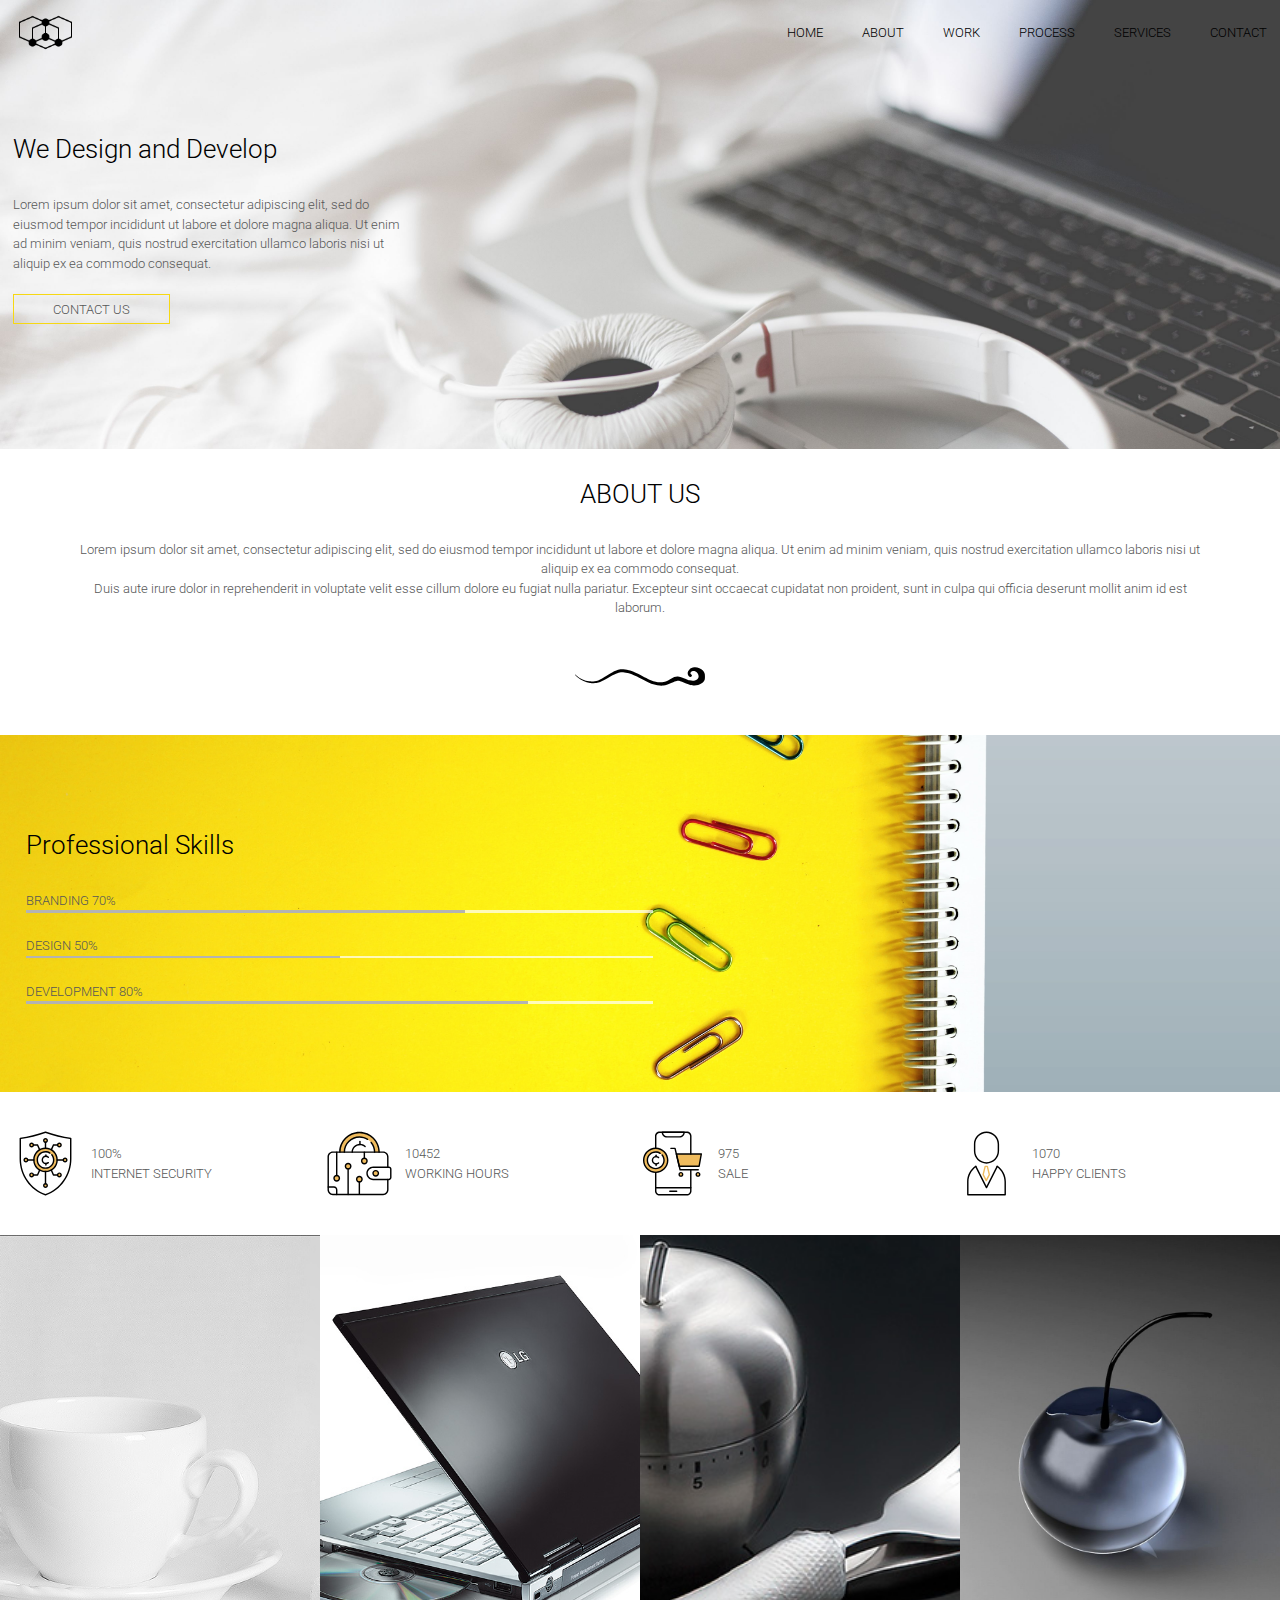
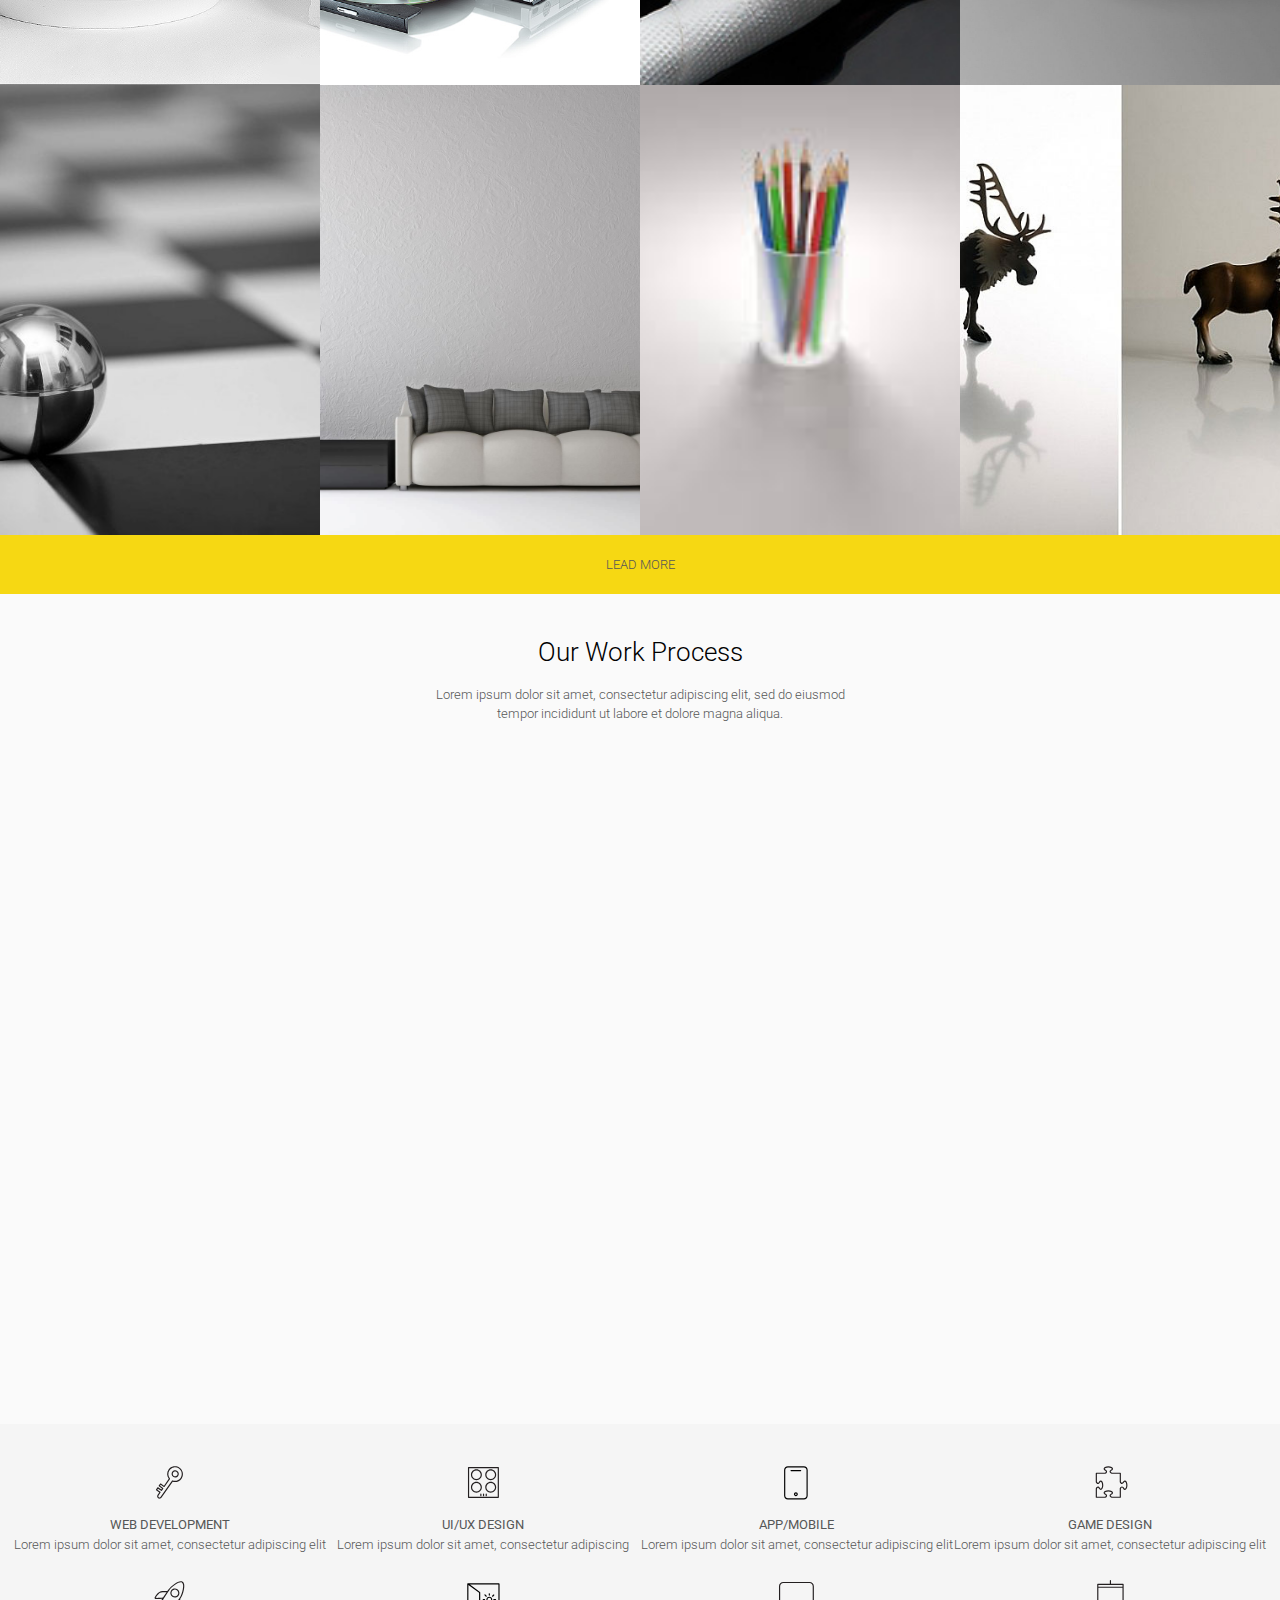
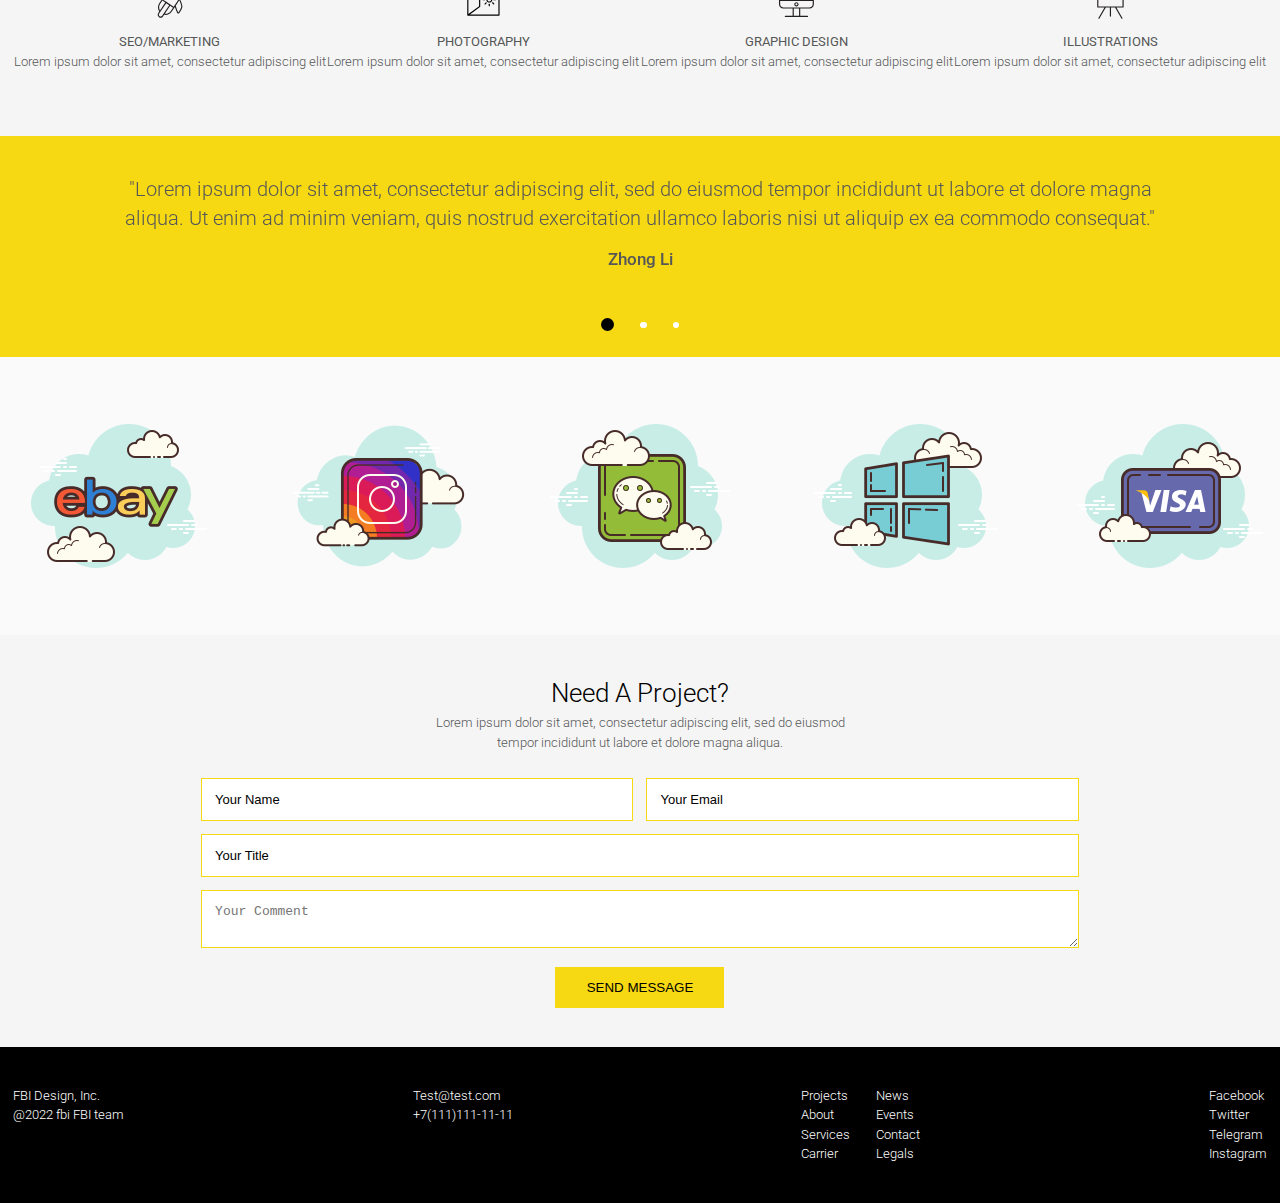
<file: we-design/index.html>
<!DOCTYPE html>
<html lang="en">
<head>
    <meta charset="UTF-8">
    <title>WD</title>
    <link rel="shortcut icon" href="images/icons/favicon.ico" type="image/x-icon">
    <link rel="preconnect" href="https://fonts.googleapis.com">
<link rel="preconnect" href="https://fonts.gstatic.com" crossorigin>
<link href="https://fonts.googleapis.com/css2?family=Roboto:ital,wght@0,100;0,300;0,400;0,500;0,700;0,900;1,400;1,500&display=swap" rel="stylesheet">
<link rel="stylesheet" href="css/slick.css">
    <link rel="stylesheet" href="css/main.css">
</head>
<body>
<header class="header">
    <div class="header__top">
        <div class="container">
            <div class="header__top-inner">
                <div class="logo">
                    <a class="logo__link" href="#">
                        <img class="logo__img" src="images/logo.png" alt="header-logo">
                    </a>
                </div>
                <div class="header__menu">
                <nav class="menu">
                    <ul class="menu__list">
                        <li class="menu__list-item">
                            <a class="menu__link menu__link--active" href="#">HOME</a>
                        </li>
                        <li class="menu__list-item">
                            <a class="menu__link" href="#">ABOUT</a>
                        </li>
                        <li class="menu__list-item">
                            <a class="menu__link" href="#">WORK</a>
                        </li>
                        <li class="menu__list-item">
                            <a class="menu__link" href="#">PROCESS</a>
                        </li>
                        <li class="menu__list-item">
                            <a class="menu__link" href="#">SERVICES</a>
                        </li>
                        <li class="menu__list-item">
                            <a class="menu__link" href="#">CONTACT</a>
                        </li>
                    </ul>
                </nav>
            </div>
            </div>

        </div>
    </div>
    <div class="header__content">
        <div class="container">
            <div class="header__content-main">
            <div class="header__content-inner">
                <h1 class="header__content-title">We Design and Develop</h1>
                <p class="header__content-description">Lorem ipsum dolor sit amet, consectetur adipiscing elit, sed do eiusmod tempor incididunt ut labore et dolore magna aliqua. Ut enim ad minim veniam, quis nostrud exercitation ullamco laboris nisi ut aliquip ex ea commodo consequat.</p>
                <div class="header__content-button">
                    <a class="header__button" href="#">CONTACT US</a>
                </div>
            </div>
        </div>
        </div>
    </div>
</header>
<section class="about">
    <div class="container">
        <div class="about__inner">
            <div class="title">
                ABOUT US
            </div>
            <div class="about__text">
                <p>
                    Lorem ipsum dolor sit amet, consectetur adipiscing elit, sed do eiusmod tempor incididunt ut labore et dolore magna aliqua. Ut enim ad minim veniam, quis nostrud exercitation ullamco laboris nisi ut aliquip ex ea commodo consequat.
                </p>
                <p>
                  Duis aute irure dolor in reprehenderit in voluptate velit esse cillum dolore eu fugiat nulla pariatur. Excepteur sint occaecat cupidatat non proident, sunt in culpa qui officia deserunt mollit anim id est laborum.
                </p>
            </div>
            <img class="about__img" src="images/29910.svg" alt="about-image">
        </div>
    </div>
</section>
<section class="work">
    <div class="container">
        <div class="work__main">
           
        <div class="work__content">
            
            <div class="title">
            Professional Skills
            </div>
            <div class="work__content-items">
                <div class="work__content-item work__content-item-1">BRANDING 70%
                    <div class="item item-1"></div>
                </div>
                <div class="work__content-item work__content-item-2">DESIGN 50%
                <div class="item item-2"></div>
            </div>
                <div class="work__content-item work__content-item-3">DEVELOPMENT 80%
                <div class="item item-3"></div>
            </div>
            </div>
        </div>
    </div>
</section>
<section class="features">
    <div class="container">
        <div class="features__items">
            <div class="features__item">
                <div class="item-features__icon">
                    <img src="images/icons/1.svg">
                </div>
                <div class="item-features__body">
                    <div class="item-features__text">100%<br>INTERNET SECURITY</div>
                </div>
            </div>
            <div class="features__item">
                <div class="item-features__icon">
                    <img src="images/icons/2.svg">
                </div>
                    <div class="item-features__body">
                        <div class="item-features__text">10452 <br>WORKING HOURS</div>
                    </div>
                </div>
            <div class="features__item">
                <div class="item-features__icon">
                    <img src="images/icons/3.svg">
                </div>
                    <div class="item-features__body">
                        <div class="item-features__text">975<br>SALE</div>
                    </div>
                </div>
            <div class="features__item">
                <div class="item-features__icon">
                    <img src="images/icons/8.svg">
                </div>
                <div class="item-features__body">
                    <div class="item-features__text">1070<br>HAPPY CLIENTS</div>
                    
                </div>
            </div>
        </div>
    </div>
</section>
<section class="gallery">
            <div class="gallery__items item-image-1">
            <div class="gallery__item-img">
                <img class="gallery__image" src="images/foto/9.jpg">
            </div>
            <div class="gallery__item-img">
                <img class="gallery__image" src="images/foto/1.jpg">
            </div>
            <div class="gallery__item-img">
                <img class="gallery__image" src="images/foto/2.jpg">
            </div>
            <div class="gallery__item-img">
                <img class="gallery__image" src="images/foto/3.jpg">
            </div>
        </div>
        <div class="gallery__items item-image-2">

            <div class="gallery__item-img">
                <img class="gallery__image" src="images/foto/4.jpg">
            </div>
            <div class="gallery__item-img">
                <img class="gallery__image" src="images/foto/5.jpg">
            </div>
            <div class="gallery__item-img">
                <img class="gallery__image" src="images/foto/6.jpeg">
            </div>
            <div class="gallery__item-img">
                <img class="gallery__image" src="images/foto/7.jpg">
            </div>
        </div>
        
<a class="gallery__button" href="#">LEAD MORE</a>
                  
         </div>
</section>
<section class="video">
    <div class="container">
        <div class="title">
            Our Work Process
            </div>
    <div class="video__subtitle">
      Lorem ipsum dolor sit amet, consectetur adipiscing elit, sed do eiusmod <br>tempor 
      incididunt ut labore et dolore magna aliqua.
    </div>
    <iframe src="https://www.youtube.com/embed/ymXagwBFfYQ" title="YouTube video player" 
    frameborder="0" allow="accelerometer; autoplay; clipboard-write; encrypted-media; gyroscope; picture-in-picture" allowfullscreen></iframe>
</div>
</section>
<section class="statistics">
    <div class="container">
        <div class="statistics__inner">
            <div class="statistics__items">
            <div class="statistics__item">
                <div class="statistics__icon">
                    <img src="images/icons/14.svg" alt="statistics-icon">
                </div>
                <div class="statistics__value">WEB DEVELOPMENT</div>
                <div class="statistics__text">Lorem ipsum dolor sit amet, consectetur adipiscing elit</div>
            </div>
           <div class="statistics__item">
                <div class="statistics__icon">
                    <img src="images/icons/15.svg" alt="statistics-icon">
                </div>
                <div class="statistics__value">UI/UX DESIGN</div>
                <div class="statistics__text">Lorem ipsum dolor sit amet, consectetur adipiscing</div>
            </div>
            <div class="statistics__item">
                <div class="statistics__icon">
                    <img src="images/icons/21.svg" alt="statistics-icon">
                </div>
                <div class="statistics__value">APP/MOBILE</div>
                <div class="statistics__text">Lorem ipsum dolor sit amet, consectetur adipiscing elit</div>
            </div>
           <div class="statistics__item">
                <div class="statistics__icon">
                    <img src="images/icons/23.svg" alt="statistics-icon">
                </div>
                <div class="statistics__value">GAME DESIGN</div>
                <div class="statistics__text">Lorem ipsum dolor sit amet, consectetur adipiscing elit</div>
            </div>
        </div>
        <div class="statistics__items">
            <div class="statistics__item">
                <div class="statistics__icon">
                    <img src="images/icons/25.svg" alt="statistics-icon">
                </div>
                <div class="statistics__value">SEO/MARKETING</div>
                <div class="statistics__text">Lorem ipsum dolor sit amet, consectetur adipiscing elit</div>
            </div>
           <div class="statistics__item">
                <div class="statistics__icon">
                    <img src="images/icons/28.svg" alt="statistics-icon">
                </div>
                <div class="statistics__value">PHOTOGRAPHY</div>
                <div class="statistics__text">Lorem ipsum dolor sit amet, consectetur adipiscing elit</div>
            </div>
            <div class="statistics__item">
                <div class="statistics__icon">
                    <img src="images/icons/18.svg" alt="statistics-icon">
                </div>
                <div class="statistics__value">GRAPHIC DESIGN</div>
                <div class="statistics__text">Lorem ipsum dolor sit amet, consectetur adipiscing elit</div>
            </div>
           <div class="statistics__item">
                <div class="statistics__icon">
                    <img src="images/icons/12.svg" alt="statistics-icon">
                </div>
                <div class="statistics__value">ILLUSTRATIONS</div>
                <div class="statistics__text">Lorem ipsum dolor sit amet, consectetur adipiscing elit</div>
            </div>
        </div>
        </div>
    </div>

</section>

<section class="slider">
     <div class="container">
    <div class="slider__inner">
    <div class="slider__item">
        <div class="slider__item-text">
            <p>
                "Lorem ipsum dolor sit amet, consectetur adipiscing elit, sed do eiusmod tempor incididunt ut labore et dolore magna aliqua. Ut enim ad minim veniam, quis nostrud exercitation ullamco laboris nisi ut aliquip ex ea commodo consequat."
            </p>
        </div>
         <div class="slider__item-author">Zhong Li</div>
    </div>
  <div class="slider__item">
        <div class="slider__item-text">
            <p>
                "Lorem ipsum dolor sit amet, consectetur adipiscing elit, sed do eiusmod tempor incididunt ut labore et dolore magna aliqua. Ut enim ad minim veniam, quis nostrud exercitation ullamco laboris nisi ut aliquip ex ea commodo consequat."
            </p>
        </div>
         <div class="slider__item-author">Zhong Li</div>
    </div>
    <div class="slider__item">
        <div class="slider__item-text">
            <p>
                "Lorem ipsum dolor sit amet, consectetur adipiscing elit, sed do eiusmod tempor incididunt ut labore et dolore magna aliqua. Ut enim ad minim veniam, quis nostrud exercitation ullamco laboris nisi ut aliquip ex ea commodo consequat."
            </p>
        </div>
         <div class="slider__item-author">Zhong Li</div>
    </div>
</div>
</div>
   
</section>

<section class="brands">
    <div class="container">
        <div class="brand__items">
            <div class="brand_item">
                <a href="#">
                <img class="brand__item-img" src="images/icons/brands/1.png" alt="brand-item">
            </a>
            </div>
            <div class="brand_item">
                <a href="#">
                <img class="brand__item-img" src="images/icons/brands/2.png" alt="brand-item">
            </a>
            </div>
            <div class="brand_item">
                <a href="#">
                <img class="brand__item-img" src="images/icons/brands/3.png" alt="brand-item">
            </a>
            </div>
            <div class="brand_item">
                <a href="#">
                <img class="brand__item-img" src="images/icons/brands/4.png" alt="brand-item">
            </a>
            </div>
            <div class="brand_item">
                <a href="#">
                <img class="brand__item-img" src="images/icons/brands/5.png" alt="brand-item">
            </a>
            </div>
        </div>
    </div>
</section>
<section class="contact">
    <div class="container">
         <div class="title">
            Need A Project?
            </div>
            <div class="contact__text">
      Lorem ipsum dolor sit amet, consectetur adipiscing elit, sed do eiusmod <br>tempor 
      incididunt ut labore et dolore magna aliqua.
    </div>
        <div class="contact__content">
            <form class="contact__form" action="">
                <div class="contact__form-item">
                <input class=" contact__form-input contact__form-input-1" type="text" placeholder="Your Name">
                <input class="contact__form-input" type="text" placeholder="Your Email">
            </div>
                <input class="contact__form-input" type="text" placeholder="Your Title">
                <textarea class="contact__form-textarea" placeholder="Your Comment"></textarea>
                <button class="contact__form-btn">SEND MESSAGE</button>
            </form>
        </div>
    </div>
   </section>

<footer class="footer">
   
        <div class="container">
             <div class="footer__content">
            <div class="footer__copy footer__item">
                <div class="footer__copy-title">
                    FBI Design, Inc.
                </div>
                <div class="footer__copy-text">
                    @2022 fbi FBI team
                </div>
            </div>
            <div class="footer__contact footer__item">
                <div class="footer__contact-email">Test@test.com</div>
                <div class="footer__contact-phone">+7(111)111-11-11</div>
            </div>
            
             <div class="footer__menu footer__item">
                <div class="footer__menu-1">
                <nav class="footer__menu">
                    <ul class="footer__menu-list">
                        <li class="footer__menu-list-item">
                            <a class="footer__menu-link menu__link--active" href="#">Projects</a>
                        </li>
                        <li class="footer__menu-list-item">
                            <a class="footer__menu-link" href="#">About</a>
                        </li>
                        <li class="footer__menu-list-item">
                            <a class="footer__menu-link" href="#">Services</a>
                        </li>
                        <li class="footer__menu-list-item">
                            <a class="footer__menu-link" href="#">Carrier</a>
                        </li>
                    </ul>
                </nav>
            </div>
            <div class="footer__menu-2">
                <nav class="footer__menu">
                    <ul class="footer__menu-list">
                        <li class="footer__menu-list-item">
                            <a class="footer__menu-link" href="#">News</a>
                        </li>
                        <li class="footer__menu-list-item">
                            <a class="footer__menu-link" href="#">Events</a>
                        </li>
                        <li class="footer__menu-list-item">
                            <a class="footer__menu-link" href="#">Contact</a>
                        </li>
                        <li class="footer__menu-list-item">
                            <a class="footer__menu-link" href="#">Legals</a>
                        </li>
                    </ul>
                </nav>
            </div>
            </div>
            <div class="footer__social footer__item">
                <nav class="footer__social-nav">
                    <ul class="footer__social-list">
                        <li class="footer__social-list-item">
                <a class="footer__social-link" href="#">Facebook</a>
            </li>
            <li class="footer__social-list-item">
                <a class="footer__social-link" href="#">Twitter</a>
            </li>
            <li class="footer__social-list-item">
                <a class="footer__social-link" href="#">Telegram</a>
            </li>
            <li class="footer__social-list-item">
                <a class="footer__social-link" href="#">Instagram</a>
            </li>
        </ul>
    </nav>
            </div>
         </div>
    </div>
    
</footer>
<script src="https://ajax.googleapis.com/ajax/libs/jquery/3.4.1/jquery.min.js"></script>
<script src="js/slick.min.js"></script>
<script src="js/script.js"></script>
</body>
</html>
</file>
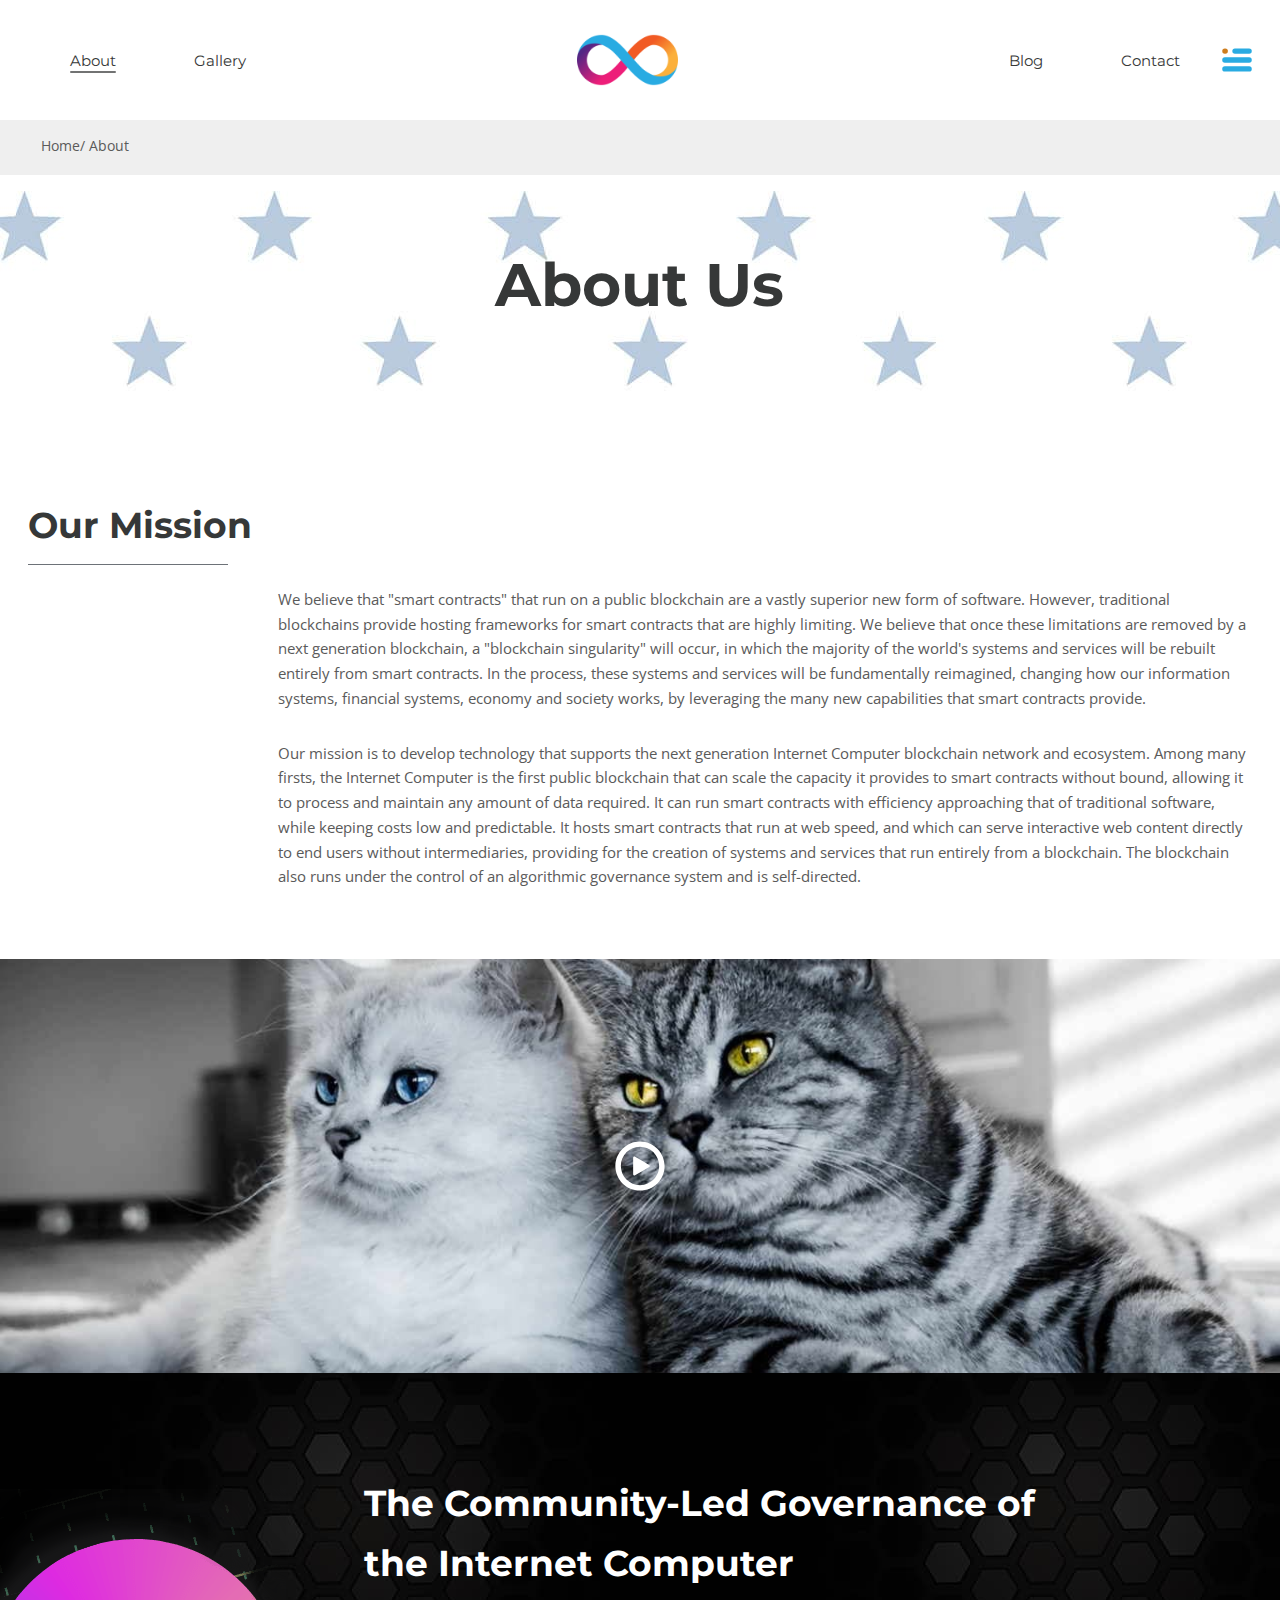
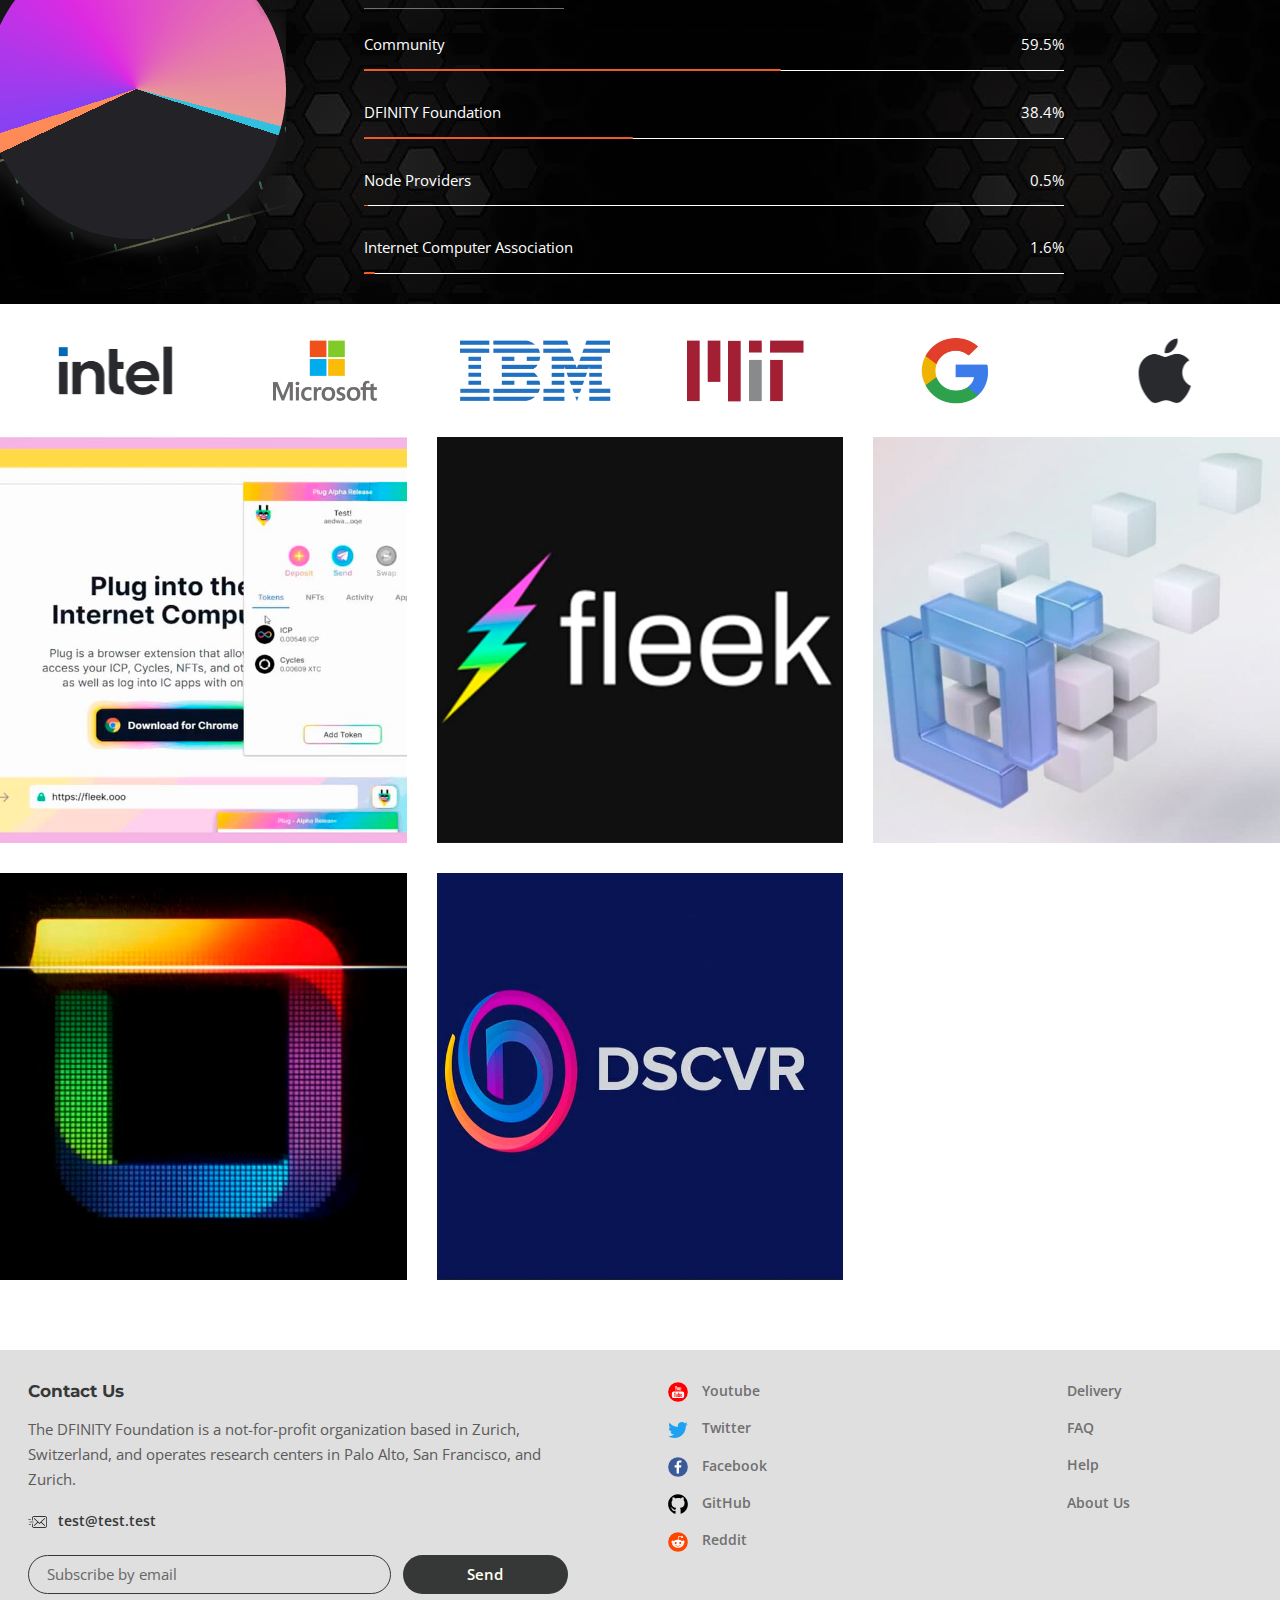
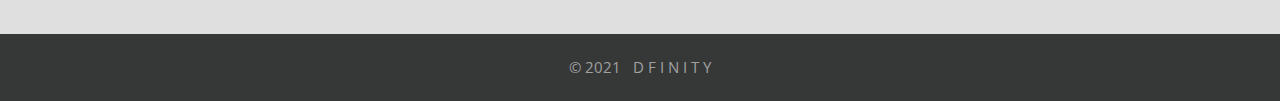
<file: icp2/about.html>
<!DOCTYPE html>
<html lang="ru">

<head>

    <meta charset="utf-8">

    <title>ICP-About</title>
    <meta name="description" content="">

    <meta http-equiv="X-UA-Compatible" content="IE=edge">
    <meta name="viewport" content="width=device-width, initial-scale=1, maximum-scale=1">

    <meta property="og:image" content="path/to/image.jpg">
    <link rel="shortcut icon" href="img/favicon/favicon.ico" type="image/x-icon">
    <link rel="apple-touch-icon" href="img/favicon/apple-touch-icon.png">
    <link rel="apple-touch-icon" sizes="72x72" href="img/favicon/apple-touch-icon-72x72.png">
    <link rel="apple-touch-icon" sizes="114x114" href="img/favicon/apple-touch-icon-114x114.png">
    <link rel="preconnect" href="https://fonts.googleapis.com">
    <link rel="preconnect" href="https://fonts.gstatic.com" crossorigin>
    <link href="https://fonts.googleapis.com/css2?family=Montserrat:wght@400;700&family=Open+Sans:wght@400;600&display=swap"
          rel="stylesheet">
    <!-- Chrome, Firefox OS and Opera -->
    <meta name="theme-color" content="#000">
    <!-- Windows Phone -->
    <meta name="msapplication-navbutton-color" content="#000">
    <!-- iOS Safari -->
    <meta name="apple-mobile-web-app-status-bar-style" content="#000">

    <link rel="stylesheet" href="css/main.min.css">

</head>

<body>
<div class="wrapper">
    <header class="header">
        <div class="container">
            <div class="header__inner">
                <nav class="menu">
                    <ul class="menu__list">
                        <li class="menu__list-item">
                            <a class="menu__list-link menu__list-link--active" href="#">About</a>
                        </li>
                        <li class="menu__list-item">
                            <a class="menu__list-link" href="gallery.html">Gallery</a>
                        </li>
                    </ul>
                </nav>
                <a class="logo" href="index.html">
                    <img src="img/internet-computer-icp-logo.png" alt="internet-computer-icp-logo">
                </a>
                <nav class="menu">
                    <ul class="menu__list">
                        <li class="menu__list-item">
                            <a class="menu__list-link" href="blog.html">Blog</a>
                        </li>
                        <li class="menu__list-item">
                            <a class="menu__list-link" href="contacts.html">Contact</a>
                        </li>
                    </ul>
                </nav>
                <button class="header__btn-menu">
                    <img src="img/icons/menu.svg" alt="icon-menu">
                </button>
                <button class="header__btn">
                    <img src="img/icon-menu.svg" alt="icon-menu">
                </button>
                <div class="rightside-menu rightside-menu--close">
                    <button class="rightside-menu__close">
                        <img src="img/icons/x.svg" alt="menu-close">
                    </button>
                    <div class="rightside-menu__content">
                        <a class="rightside-menu__logo" href="#">
                            <img src="img/internet-computer-icp-logo.png" alt="internet-computer-icp-logo">
                        </a>
                        <h4 class="rightside-menu__title">
                            MOTOKO
                        </h4>
                        <p class="rightside-menu__text">
                            Motoko is a new open source programming language that supports advanced smart contract work
                            and the production of scalable high performance dapps and decentralized services. It is a
                            powerful tool for developers building on the Internet Computer blockchain.
                        </p>
                        <img class="rightside-menu__image" src="img/motoko.jpg" alt="motoko-image">
                    </div>
                </div>
            </div>
        </div>
    </header>

    <main class="main">
        <div class="breadcrumbs">
            <div class="container">
                <ul class="breadcrumbs__list">
                    <li class="breadcrumbs__item">
                        <a class="breadcrumbs__link" href="index.html">Home</a>
                    </li>
                    <li class="breadcrumbs__item">
                        <a class="breadcrumbs__link" href="about.html">About</a>
                    </li>
                </ul>
            </div>
        </div>
        <section class="about">
            <div class="about__prev">
                <div class="container">
                    <h2 class="about__prev-title">About Us</h2>
                </div>
            </div>
            <div class="about__content">
                <div class="container">
                    <h3 class="about__title">Our Mission</h3>
                    <div class="about__text">
                        <p>We believe that "smart contracts" that run on a public blockchain are a vastly
                            superior new form of software. However, traditional blockchains provide hosting frameworks
                            for
                            smart
                            contracts that are highly limiting. We believe that once these limitations are removed by a
                            next
                            generation blockchain, a "blockchain singularity" will occur, in which the majority of the
                            world's
                            systems and services will be rebuilt entirely from smart contracts. In the process, these
                            systems
                            and services will be fundamentally reimagined, changing how our information systems,
                            financial
                            systems, economy and society works, by leveraging the many new capabilities that smart
                            contracts
                            provide.</p>
                        <p>Our mission is to develop technology that supports the next generation Internet Computer
                            blockchain network and ecosystem. Among many firsts, the Internet Computer is the first
                            public
                            blockchain that can scale the capacity it provides to smart contracts without bound,
                            allowing it
                            to process and maintain any amount of data required. It can run smart contracts with
                            efficiency
                            approaching that of traditional software, while keeping costs low and predictable. It hosts
                            smart contracts that run at web speed, and which can serve interactive web content directly
                            to
                            end users without intermediaries, providing for the creation of systems and services that
                            run
                            entirely from a blockchain. The blockchain also runs under the control of an algorithmic
                            governance system and is self-directed.</p>
                    </div>
                </div>
            </div>
            <div class="about__popup">
                <a class="about__popup-play" data-fancybox href="https://www.youtube.com/watch?v=NItXcs8XQQc">
                    <img class="about__popup-play-img" src="img/icons/play.svg" alt="play-button">
                </a>
            </div>
        </section>
        <section class="inspiration">
            <div class="container-fluid">
                <div class="inspiration__inner">
                    <img class="inspiration__images" src="img/inspiration1.png" alt="inspiration-image">
                    <div class="inspiration__content">
                        <h3 class="inspiration__title">
                            The Community-Led Governance of the Internet Computer
                        </h3>
                        <ul class="inspiration__list">
                            <li class="inspiration__item">
                                <div class="inspiration__item-content">
                                    <p class="inspiration__item-text">
                                        Community
                                    </p>
                                    <p class="inspiration__item-num">59.5%</p>
                                </div>
                                <div class="inspiration__line" style="width: 59.5%"></div>
                            </li>
                            <li class="inspiration__item">
                                <div class="inspiration__item-content">
                                    <p class="inspiration__item-text">
                                        DFINITY Foundation
                                    </p>
                                    <p class="inspiration__item-num">38.4%</p>
                                </div>
                                <div class="inspiration__line" style="width: 38.4%"></div>
                            </li>
                            <li class="inspiration__item">
                                <div class="inspiration__item-content">
                                    <p class="inspiration__item-text">
                                        Node Providers
                                    </p>
                                    <p class="inspiration__item-num">0.5%</p>
                                </div>
                                <div class="inspiration__line" style="width: 0.5%"></div>
                            </li>
                            <li class="inspiration__item">
                                <div class="inspiration__item-content">
                                    <p class="inspiration__item-text">
                                        Internet Computer Association
                                    </p>
                                    <p class="inspiration__item-num">1.6%</p>
                                </div>
                                <div class="inspiration__line" style="width: 1.6%"></div>
                            </li>
                        </ul>
                    </div>
                </div>
            </div>
        </section>
        <div class="partners">
            <div class="container-fluid">
                <div class="partners__items">
                    <div class="partners__item">
                        <img class="partners__image" src="img/partners/intel.png" alt="partners-image">
                    </div>
                    <div class="partners__item">
                        <img class="partners__image" src="img/partners/microsoft.png" alt="partners-image">
                    </div>
                    <div class="partners__item">
                        <img class="partners__image" src="img/partners/ibm.png" alt="partners-image">
                    </div>
                    <div class="partners__item">
                        <img class="partners__image" src="img/partners/mit.png" alt="partners-image">
                    </div>
                    <div class="partners__item">
                        <img class="partners__image" src="img/partners/google.png" alt="partners-image">
                    </div>
                    <div class="partners__item">
                        <img class="partners__image" src="img/partners/apple.png" alt="partners-image">
                    </div>
                </div>
            </div>
        </div>
        <div class="collection">
            <a class="collection__item" href="#">
                <img class="collection__images" src="img/content/col-1.jpg" alt="collection-img">
                <div class="collection__info">
                    <h6 class="collection__info-title">PLUG</h6>
                    <p class="collection__info-text">Plug Wallet </p>
                </div>
            </a>
            <a class="collection__item" href="#">
                <img class="collection__images" src="img/content/col-4.jpg" alt="collection-img">
                <div class="collection__info">
                    <h6 class="collection__info-title">FLEEK</h6>
                    <p class="collection__info-text">P
                        Build on the
                        New Internet
                    </p>
                </div>
            </a>
            <a class="collection__item" href="#">
                <img class="collection__images" src="img/content/col-2.jpg" alt="collection-img">
                <div class="collection__info">
                    <h6 class="collection__info-title">DISTRICT</h6>
                    <p class="collection__info-text">
                        Own your data and identity, make new connections, and build a community
                    </p>
                </div>
            </a>
            <a class="collection__item" href="#">
                <img class="collection__images" src="img/content/col-3.jpg" alt="collection-img">
                <div class="collection__info">
                    <h6 class="collection__info-title">ORIGYN</h6>
                    <p class="collection__info-text">Stay connected. Get in touch with us for Token Sales. </p>
                </div>
            </a>
            <a class="collection__item" href="#">
                <img class="collection__images" src="img/content/col-5.jpg" alt="collection-img">
                <div class="collection__info">
                    <h6 class="collection__info-title">DSCVR</h6>
                    <p class="collection__info-text">DSCVR is a decentralized version of Reddit </p>
                </div>
            </a>
        </div>
    </main>

    <footer class="footer">
        <div class="footer__content">
            <div class="container">
                <div class="footer__inner">
                    <div class="footer__info">
                        <h6 class="footer__info-title">Contact Us</h6>
                        <div class="footer__info-text">
                            The DFINITY Foundation is a not-for-profit organization based in Zurich, Switzerland, and
                            operates research centers in Palo Alto, San Francisco, and Zurich.
                        </div>
                        <img class="email-icon" src="img/icons/send-mail.svg" alt="email-icon"><a
                            href="mailto:test@test.test" class="info-email">test@test.test</a>
                        <form class="footer__form">
                            <input class="footer__form-input" type="email" placeholder="Subscribe by email">
                            <button class="footer__form-button" type="submit">Send</button>
                        </form>
                    </div>
                    <ul class="footer__social">
                        <li class="footer__social-item">
                            <img class="footer__social-icon" src="img/icons/youtube.svg" alt="icon-youtube">
                            <a class="footer__social-link" href="#">Youtube</a>
                        </li>
                        <li class="footer__social-item">
                            <img class="footer__social-icon" src="img/icons/twitter.svg" alt="icon-twitter">
                            <a class="footer__social-link" href="#">Twitter</a>
                        </li>
                        <li class="footer__social-item">
                            <img class="footer__social-icon" src="img/icons/facebook.svg" alt="icon-facebook">
                            <a class="footer__social-link" href="#">Facebook</a>
                        </li>
                        <li class="footer__social-item">
                            <img class="footer__social-icon" src="img/icons/github.svg" alt="icon-github">
                            <a class="footer__social-link" href="#">GitHub</a>
                        </li>
                        <li class="footer__social-item">
                            <img class="footer__social-icon" src="img/icons/reddit.svg" alt="icon-reddit">
                            <a class="footer__social-link" href="#">Reddit</a>
                        </li>
                    </ul>
                    <nav class="footer__menu">
                        <ul class="footer__menu-list">
                            <li class="footer__menu-item">
                                <a class="footer__menu-link" href="#">Delivery</a>
                            </li>
                            <li class="footer__menu-item">
                                <a class="footer__menu-link" href="#">FAQ</a>
                            </li>
                            <li class="footer__menu-item">
                                <a class="footer__menu-link" href="#">Help</a>
                            </li>
                            <li class="footer__menu-item">
                                <a class="footer__menu-link" href="#">About Us</a>
                            </li>
                        </ul>
                    </nav>
                </div>
            </div>
        </div>
        <div class="footer__copy">
            <div class="container">
                <p>© 2021 &nbsp; D F I N I T Y</p>
            </div>
        </div>
    </footer>
</div>
<script src="js/scripts.min.js"></script>

</body>
</html>
</file>
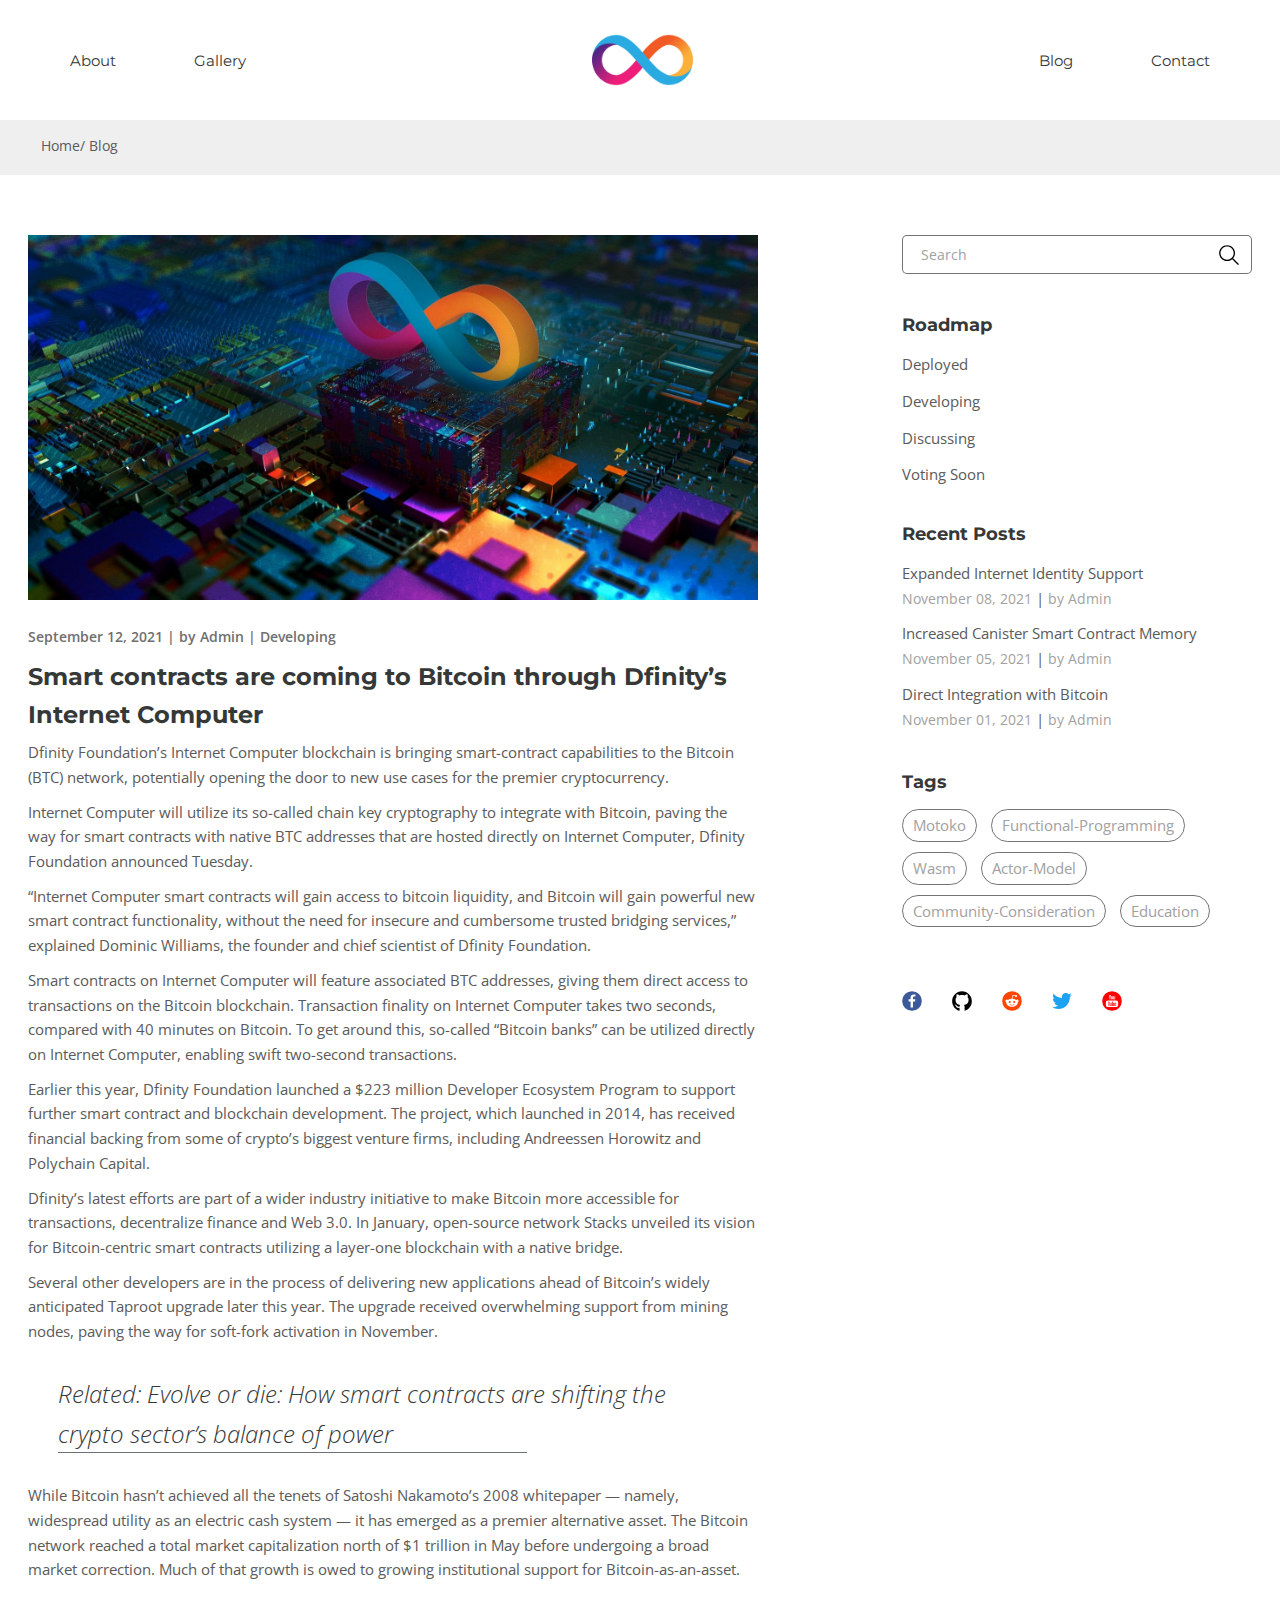
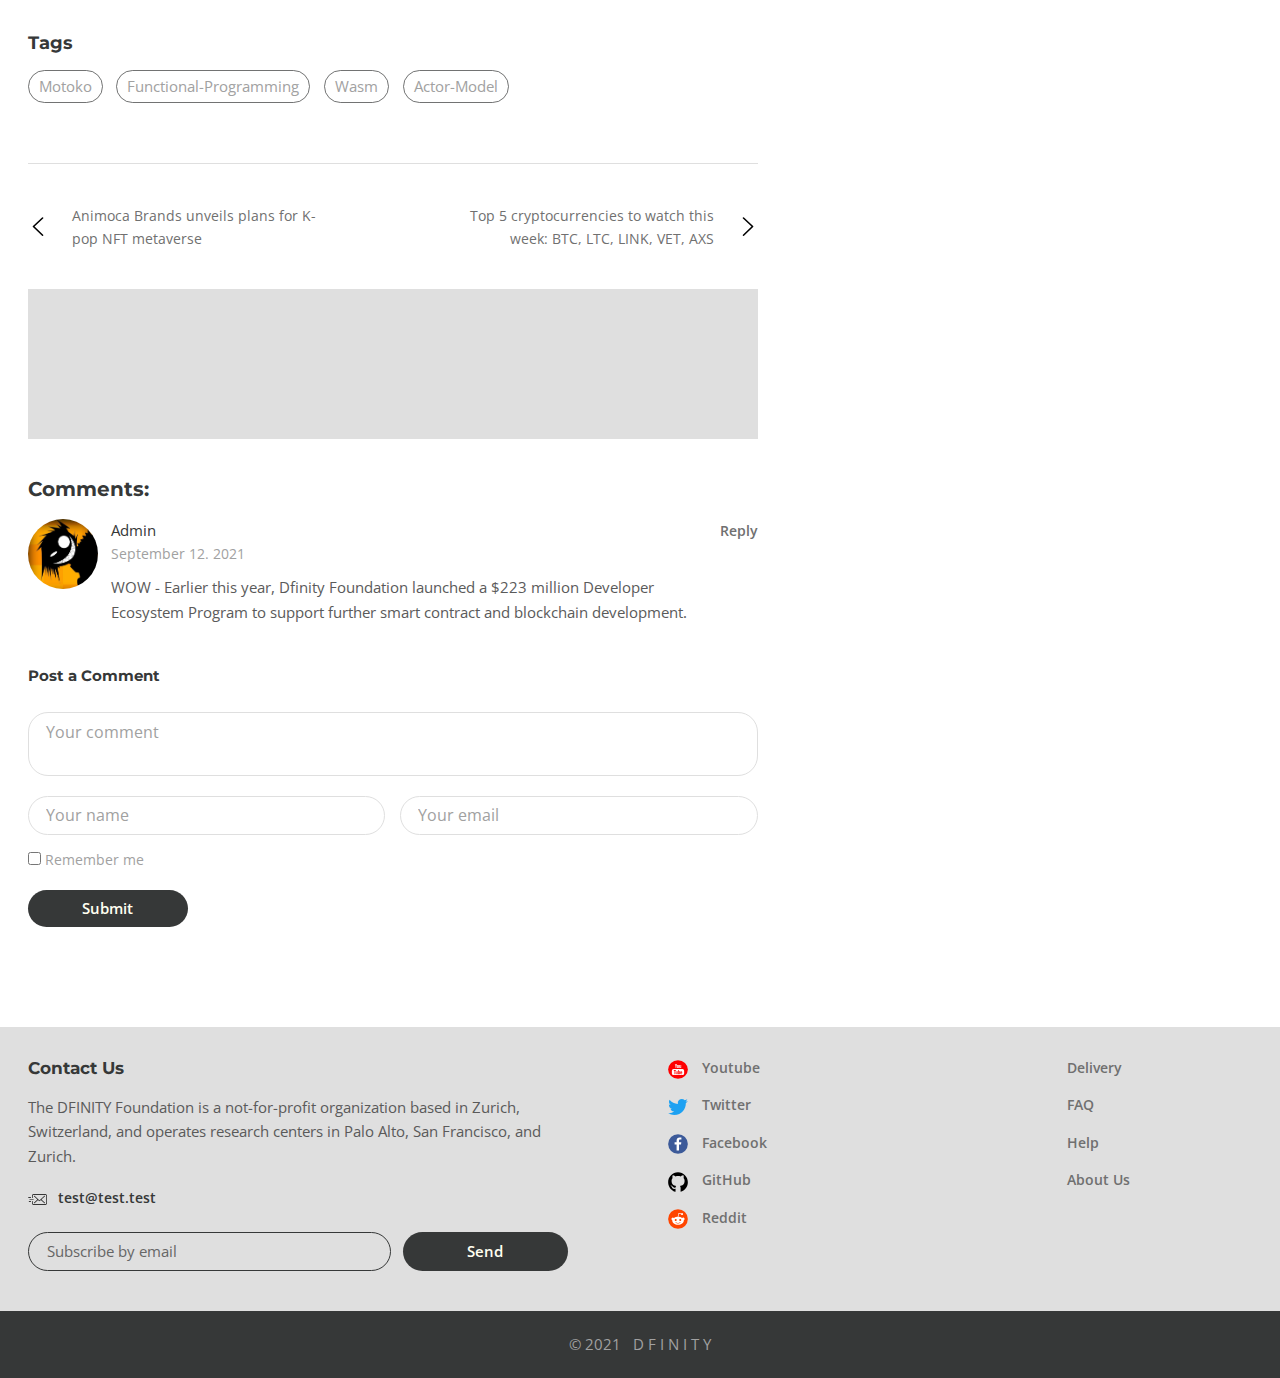
<file: icp2/blog-one.html>
<!DOCTYPE html>
<html lang="ru">

<head>

    <meta charset="utf-8">

    <title>ICP-Blog</title>
    <meta name="description" content="">

    <meta http-equiv="X-UA-Compatible" content="IE=edge">
    <meta name="viewport" content="width=device-width, initial-scale=1, maximum-scale=1">

    <meta property="og:image" content="path/to/image.jpg">
    <link rel="shortcut icon" href="img/favicon/favicon.ico" type="image/x-icon">
    <link rel="apple-touch-icon" href="img/favicon/apple-touch-icon.png">
    <link rel="apple-touch-icon" sizes="72x72" href="img/favicon/apple-touch-icon-72x72.png">
    <link rel="apple-touch-icon" sizes="114x114" href="img/favicon/apple-touch-icon-114x114.png">
    <link rel="preconnect" href="https://fonts.googleapis.com">
    <link rel="preconnect" href="https://fonts.gstatic.com" crossorigin>
    <link href="https://fonts.googleapis.com/css2?family=Montserrat:wght@400;700&family=Open+Sans:wght@400;600&display=swap"
          rel="stylesheet">
    <!-- Chrome, Firefox OS and Opera -->
    <meta name="theme-color" content="#000">
    <!-- Windows Phone -->
    <meta name="msapplication-navbutton-color" content="#000">
    <!-- iOS Safari -->
    <meta name="apple-mobile-web-app-status-bar-style" content="#000">

    <link rel="stylesheet" href="css/main.min.css">

</head>

<body>
<div class="wrapper">
    <header class="header">
        <div class="container">
            <div class="header__inner">
                <nav class="menu">
                    <ul class="menu__list">
                        <li class="menu__list-item">
                            <a class="menu__list-link" href="about.html">About</a>
                        </li>
                        <li class="menu__list-item">
                            <a class="menu__list-link" href="gallery.html">Gallery</a>
                        </li>
                    </ul>
                </nav>
                <a class="logo" href="index.html">
                    <img src="img/internet-computer-icp-logo.png" alt="internet-computer-icp-logo">
                </a>
                <nav class="menu">
                    <ul class="menu__list">
                        <li class="menu__list-item">
                            <a class="menu__list-link" href="blog.html">Blog</a>
                        </li>
                        <li class="menu__list-item">
                            <a class="menu__list-link" href="contacts.html">Contact</a>
                        </li>
                    </ul>
                </nav>
                <button class="header__btn-menu">
                    <img src="img/icons/menu.svg" alt="icon-menu">
                </button>                
            </div>
        </div>
    </header>

    <main class="main">
        <div class="breadcrumbs">
            <div class="container">
                <ul class="breadcrumbs__list">
                    <li class="breadcrumbs__item">
                        <a class="breadcrumbs__link" href="index.html">Home</a>
                    </li>
                    <li class="breadcrumbs__item">
                        <a class="breadcrumbs__link" href="blog.html">Blog</a>
                    </li>
                </ul>
            </div>
        </div>
        <section class="blog blog-one">
            <div class="container">
                <div class="blog__inner">
                    <div class="blog__item blog-one__item">
                        <img class="blog__item-image" src="img/content/icp-1.jpg" alt="blog-image">
                        <div class="blog__item-info">
                            <span class="blog__item-date">September 12, 2021</span> |
                            <a class="blog__item-author" href="#">by Admin</a> |
                            <a class="blog__item-theme" href="#">Developing</a>
                        </div>
                        <a class="blog__item-link" href="#">
                            <h3 class="blog__item-title">Smart contracts are coming to Bitcoin through Dfinity’s
                                Internet Computer</h3></a>
                        <div class="blog-one__text">
                            <p>
                                Dfinity Foundation’s Internet Computer blockchain is bringing smart-contract
                                capabilities to the Bitcoin (BTC) network, potentially opening the door to new use cases
                                for the premier cryptocurrency.
                            </p>
                            <p>
                                Internet Computer will utilize its so-called chain key cryptography to integrate with
                                Bitcoin, paving the way for smart contracts with native BTC addresses that are hosted
                                directly on Internet Computer, Dfinity Foundation announced Tuesday.
                            </p>
                            <p>
                                “Internet Computer smart contracts will gain access to bitcoin liquidity, and Bitcoin
                                will gain powerful new smart contract functionality, without the need for insecure and
                                cumbersome trusted bridging services,” explained Dominic Williams, the founder and chief
                                scientist of Dfinity Foundation.
                            </p>
                            <p>
                                Smart contracts on Internet Computer will feature associated BTC addresses, giving them
                                direct access to transactions on the Bitcoin blockchain. Transaction finality on
                                Internet Computer takes two seconds, compared with 40 minutes on Bitcoin. To get around
                                this, so-called “Bitcoin banks” can be utilized directly on Internet Computer, enabling
                                swift two-second transactions.
                            </p>
                            <p>
                                Earlier this year, Dfinity Foundation launched a $223 million Developer Ecosystem
                                Program to support further smart contract and blockchain development. The project, which
                                launched in 2014, has received financial backing from some of crypto’s biggest venture
                                firms, including Andreessen Horowitz and Polychain Capital.
                            </p>
                            <p>
                                Dfinity’s latest efforts are part of a wider industry initiative to make Bitcoin more
                                accessible for transactions, decentralize finance and Web 3.0. In January, open-source
                                network Stacks unveiled its vision for Bitcoin-centric smart contracts utilizing a
                                layer-one blockchain with a native bridge.
                            </p>
                            <p>
                                Several other developers are in the process of delivering new applications ahead of
                                Bitcoin’s widely anticipated Taproot upgrade later this year. The upgrade received
                                overwhelming support from mining nodes, paving the way for soft-fork activation in
                                November.
                            </p>
                            <blockquote class="blog-one__blockquote">
                                Related: Evolve or die: How smart contracts are shifting the crypto sector’s balance of
                                power
                            </blockquote>
                            <p>
                                While Bitcoin hasn’t achieved all the tenets of Satoshi Nakamoto’s 2008 whitepaper —
                                namely, widespread utility as an electric cash system — it has emerged as a premier
                                alternative asset. The Bitcoin network reached a total market capitalization north of $1
                                trillion in May before undergoing a broad market correction. Much of that growth is owed
                                to growing institutional support for Bitcoin-as-an-asset.
                            </p>
                        </div>
                        <div class="blog-one__tags">
                            <h6 class="blog__tags-title">Tags</h6>
                            <a class="blog__tags-link" href="#">Motoko</a>
                            <a class="blog__tags-link" href="#">Functional-Programming</a>
                            <a class="blog__tags-link" href="#">Wasm</a>
                            <a class="blog__tags-link" href="#">Actor-Model</a>
                        </div>
                        <div class="blog-one__links">
                            <a class="blog-one__link blog-one__link-prev" href="#"><span>Animoca Brands unveils plans for
                                K-pop NFT metaverse </span></a>
                            <a class="blog-one__link blog-one__link-next" href="#"><span>Top 5 cryptocurrencies to watch this
                                week: BTC, LTC, LINK, VET, AXS</span></a>
                        </div>
                        <div class="blog-one__comments">
                            <h4 class="blog-one__comments-title">
                                Comments:
                            </h4>
                            <div class="blog-one__comments-item">
                                <img class="blog-one__comments-avatar" src="img/content/avatar.jpg" alt="avatar-image">
                                <div class="blog-one__comments-info">
                                    <p class="blog-one__comments-name">Admin</p>
                                    <p class="blog-one__comments-date">September 12. 2021</p>
                                    <p class="blog-one__comments-text">WOW - Earlier this year, Dfinity Foundation
                                        launched a $223 million Developer Ecosystem Program to support further smart
                                        contract and blockchain development.</p>
                                </div>
                                <button class="blog-one__reply">Reply</button>
                            </div>
                            <div class="blog-one__form">
                                <h4 class="blog-one__form-title">Post a Comment</h4>
                                <form class="contact__form">
                                    <textarea class="contact__form-area" placeholder="Your comment"></textarea>
                                    <input class="contact__form-input" type="text" placeholder="Your name">
                                    <input class="contact__form-input" type="email" placeholder="Your email">
                                    <label class="blog-one__form-label">
                                        <input class="blog-one__form-checkbox" type="checkbox"> Remember me
                                    </label>
                                    <button class="contact__form-button" type="submit">Submit</button>
                                </form>
                            </div>
                        </div>
                    </div>
                    <aside class="aside">
                        <form class="aside__search">
                            <input class="aside__search-input" type="text" placeholder="Search">
                            <button class="aside__search-button" type="submit">
                                <img src="img/icons/search.svg" alt="search-icon">
                            </button>
                        </form>
                        <div class="blog__category">
                            <h6 class="blog__category-title">Roadmap</h6>
                            <ul class="blog__category-list">
                                <li class="blog__category-item">
                                    <a class="blog__category-link" href="#">Deployed</a>
                                </li>
                                <li class="blog__category-item">
                                    <a class="blog__category-link" href="#">Developing</a>
                                </li>
                                <li class="blog__category-item">
                                    <a class="blog__category-link" href="#">Discussing</a>
                                </li>
                                <li class="blog__category-item">
                                    <a class="blog__category-link" href="#">Voting Soon</a>
                                </li>
                            </ul>
                        </div>
                        <div class="recent-posts">
                            <h6 class="recent-posts__title">
                                Recent Posts
                            </h6>
                            <ul class="recent-posts__list">
                                <li class="recent-posts__item">
                                    <a class="recent-posts__item-title" href="#">
                                        Expanded Internet Identity Support
                                    </a>
                                    <span class="recent-posts__date">November 08, 2021 </span>|
                                    <a class="recent-posts__author" href="#">
                                        by Admin
                                    </a>
                                </li>
                                <li class="recent-posts__item">
                                    <a class="recent-posts__item-title" href="#">
                                        Increased Canister Smart Contract Memory
                                    </a>
                                    <span class="recent-posts__date">November 05, 2021 </span>|
                                    <a class="recent-posts__author" href="#">
                                        by Admin
                                    </a>
                                </li>
                                <li class="recent-posts__item">
                                    <a class="recent-posts__item-title" href="#">
                                        Direct Integration with Bitcoin
                                    </a>
                                    <span class="recent-posts__date">November 01, 2021 </span>|
                                    <a class="recent-posts__author" href="#">
                                        by Admin
                                    </a>
                                </li>
                            </ul>
                        </div>
                        <div class="blog__tags">
                            <h6 class="blog__tags-title">Tags</h6>
                            <a class="blog__tags-link" href="#">Motoko</a>
                            <a class="blog__tags-link" href="#">Functional-Programming</a>
                            <a class="blog__tags-link" href="#">Wasm</a>
                            <a class="blog__tags-link" href="#">Actor-Model</a>
                            <a class="blog__tags-link" href="#">Community-Consideration</a>
                            <a class="blog__tags-link" href="#">Education</a>
                        </div>

                        <div class="blog__social">
                            <ul class="contact__social">
                                <li class="contact__social-item">
                                    <a class="contact__social-link" href="#">
                                        <img class="contact__social-image" src="img/icons/facebook.svg"
                                             alt="social-image">
                                    </a>
                                </li>
                                <li class="contact__social-item">
                                    <a class="contact__social-link" href="#">
                                        <img class="contact__social-image" src="img/icons/github.svg"
                                             alt="social-image">
                                    </a>
                                </li>
                                <li class="contact__social-item">
                                    <a class="contact__social-link" href="#">
                                        <img class="contact__social-image" src="img/icons/reddit.svg"
                                             alt="social-image">
                                    </a>
                                </li>
                                <li class="contact__social-item">
                                    <a class="contact__social-link" href="#">
                                        <img class="contact__social-image" src="img/icons/twitter.svg"
                                             alt="social-image">
                                    </a>
                                </li>
                                <li class="contact__social-item">
                                    <a class="contact__social-link" href="#">
                                        <img class="contact__social-image" src="img/icons/youtube.svg"
                                             alt="social-image">
                                    </a>
                                </li>
                            </ul>
                        </div>
                    </aside>
                </div>
            </div>
        </section>

    </main>

    <footer class="footer">
        <div class="footer__content">
            <div class="container">
                <div class="footer__inner">
                    <div class="footer__info">
                        <h6 class="footer__info-title">Contact Us</h6>
                        <div class="footer__info-text">
                            The DFINITY Foundation is a not-for-profit organization based in Zurich, Switzerland, and
                            operates research centers in Palo Alto, San Francisco, and Zurich.
                        </div>
                        <img class="email-icon" src="img/icons/send-mail.svg" alt="email-icon"><a
                            href="mailto:test@test.test" class="info-email">test@test.test</a>
                        <form class="footer__form">
                            <input class="footer__form-input" type="email" placeholder="Subscribe by email">
                            <button class="footer__form-button" type="submit">Send</button>
                        </form>
                    </div>
                    <ul class="footer__social">
                        <li class="footer__social-item">
                            <img class="footer__social-icon" src="img/icons/youtube.svg" alt="icon-youtube">
                            <a class="footer__social-link" href="#">Youtube</a>
                        </li>
                        <li class="footer__social-item">
                            <img class="footer__social-icon" src="img/icons/twitter.svg" alt="icon-twitter">
                            <a class="footer__social-link" href="#">Twitter</a>
                        </li>
                        <li class="footer__social-item">
                            <img class="footer__social-icon" src="img/icons/facebook.svg" alt="icon-facebook">
                            <a class="footer__social-link" href="#">Facebook</a>
                        </li>
                        <li class="footer__social-item">
                            <img class="footer__social-icon" src="img/icons/github.svg" alt="icon-github">
                            <a class="footer__social-link" href="#">GitHub</a>
                        </li>
                        <li class="footer__social-item">
                            <img class="footer__social-icon" src="img/icons/reddit.svg" alt="icon-reddit">
                            <a class="footer__social-link" href="#">Reddit</a>
                        </li>
                    </ul>
                    <nav class="footer__menu">
                        <ul class="footer__menu-list">
                            <li class="footer__menu-item">
                                <a class="footer__menu-link" href="#">Delivery</a>
                            </li>
                            <li class="footer__menu-item">
                                <a class="footer__menu-link" href="#">FAQ</a>
                            </li>
                            <li class="footer__menu-item">
                                <a class="footer__menu-link" href="#">Help</a>
                            </li>
                            <li class="footer__menu-item">
                                <a class="footer__menu-link" href="#">About Us</a>
                            </li>
                        </ul>
                    </nav>
                </div>
            </div>
        </div>
        <div class="footer__copy">
            <div class="container">
                <p>© 2021 &nbsp; D F I N I T Y</p>
            </div>
        </div>
    </footer>
</div>
<script src="js/scripts.min.js"></script>

</body>
</html>
</file>
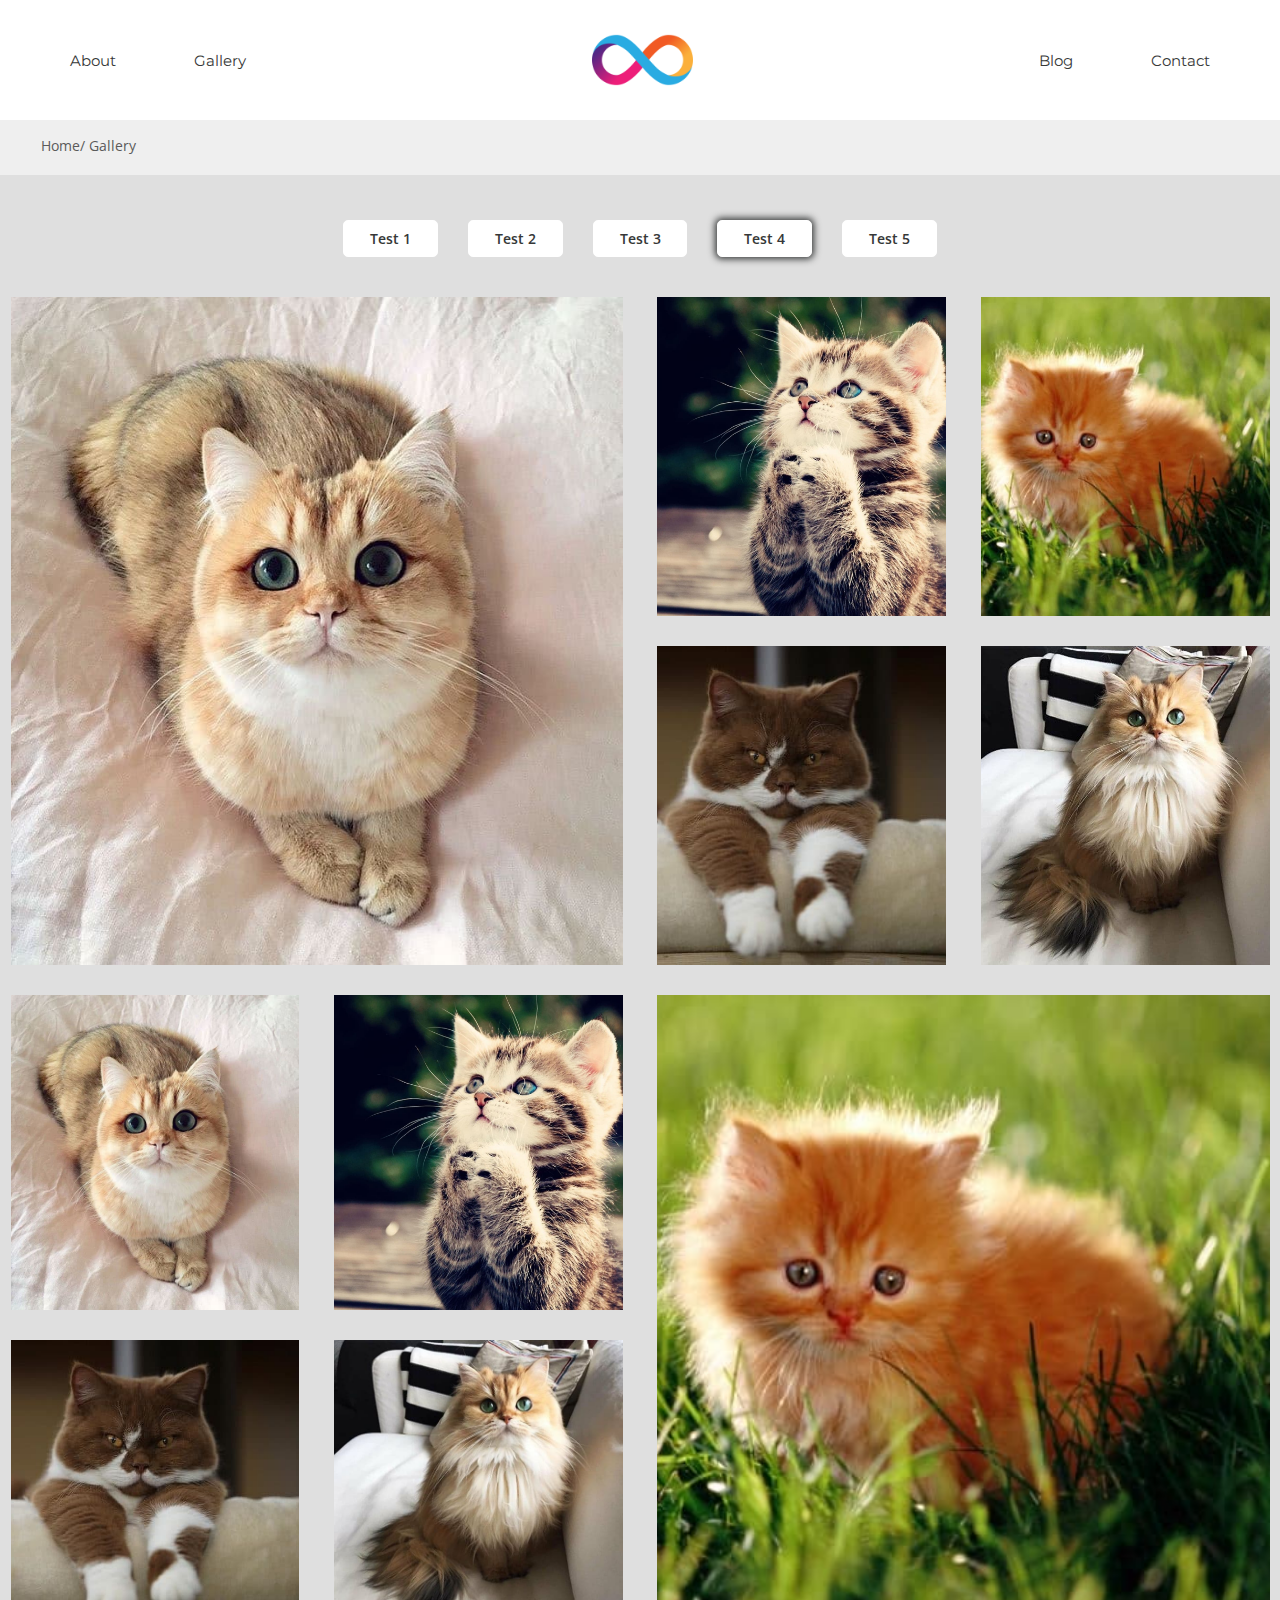
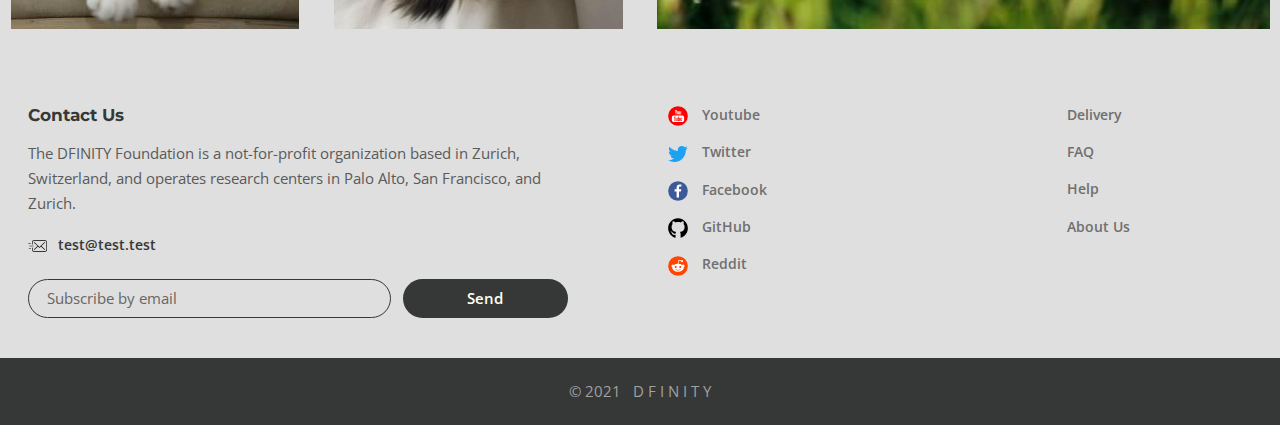
<file: icp2/gallery.html>
<!DOCTYPE html>
<html lang="ru">

<head>

    <meta charset="utf-8">

    <title>ICP-Gallery</title>
    <meta name="description" content="">

    <meta http-equiv="X-UA-Compatible" content="IE=edge">
    <meta name="viewport" content="width=device-width, initial-scale=1, maximum-scale=1">

    <meta property="og:image" content="path/to/image.jpg">
    <link rel="shortcut icon" href="img/favicon/favicon.ico" type="image/x-icon">
    <link rel="apple-touch-icon" href="img/favicon/apple-touch-icon.png">
    <link rel="apple-touch-icon" sizes="72x72" href="img/favicon/apple-touch-icon-72x72.png">
    <link rel="apple-touch-icon" sizes="114x114" href="img/favicon/apple-touch-icon-114x114.png">
    <link rel="preconnect" href="https://fonts.googleapis.com">
    <link rel="preconnect" href="https://fonts.gstatic.com" crossorigin>
    <link href="https://fonts.googleapis.com/css2?family=Montserrat:wght@400;700&family=Open+Sans:wght@400;600&display=swap"
          rel="stylesheet">
    <!-- Chrome, Firefox OS and Opera -->
    <meta name="theme-color" content="#000">
    <!-- Windows Phone -->
    <meta name="msapplication-navbutton-color" content="#000">
    <!-- iOS Safari -->
    <meta name="apple-mobile-web-app-status-bar-style" content="#000">

    <link rel="stylesheet" href="css/main.min.css">

</head>

<body>
<div class="wrapper">
   <header class="header">
        <div class="container">
            <div class="header__inner">
                <nav class="menu">
                    <ul class="menu__list">
                        <li class="menu__list-item">
                            <a class="menu__list-link" href="about.html">About</a>
                        </li>
                        <li class="menu__list-item">
                            <a class="menu__list-link" href="gallery.html">Gallery</a>
                        </li>
                    </ul>
                </nav>
                <a class="logo" href="index.html">
                    <img src="img/internet-computer-icp-logo.png" alt="internet-computer-icp-logo">
                </a>
                <nav class="menu">
                    <ul class="menu__list">
                        <li class="menu__list-item">
                            <a class="menu__list-link" href="blog.html">Blog</a>
                        </li>
                        <li class="menu__list-item">
                            <a class="menu__list-link" href="contacts.html">Contact</a>
                        </li>
                    </ul>
                </nav>
                <button class="header__btn-menu">
                    <img src="img/icons/menu.svg" alt="icon-menu">
                </button>                
            </div>
        </div>
    </header>

    <main class="main">
        <div class="breadcrumbs">
            <div class="container">
                <ul class="breadcrumbs__list">
                    <li class="breadcrumbs__item">
                        <a class="breadcrumbs__link"  href="index.html">Home</a>
                    </li>
                    <li class="breadcrumbs__item">
                        <a class="breadcrumbs__link"  href="gallery.html">Gallery</a>
                    </li>
                </ul>
            </div>
        </div>
        <div class="gallery gallery-page">
            <div class="container-fluid">
                <div class="gallery__buttons">
                    <button class="gallery__btn" data-filter=".category-1">Test 1</button>
                    <button class="gallery__btn" data-filter=".category-2">Test 2</button>
                    <button class="gallery__btn" data-filter=".category-3">Test 3</button>
                    <button class="gallery__btn" data-filter=".category-4">Test 4</button>
                    <button class="gallery__btn" data-filter=".category-5">Test 5</button>
                </div>
                <div class="gallery__inner">
                    <div class="gallery__items mix category-1">
                        <a class="gallery__item" href="#"><img class="gallery__image" src="img/gallery/1.jpg"
                                                               alt="gallery-img"></a>
                        <a class="gallery__item" href="#"><img class="gallery__image" src="img/gallery/2.jpeg"
                                                               alt="gallery-img"></a>
                        <a class="gallery__item" href="#"><img class="gallery__image" src="img/gallery/3.jpg"
                                                               alt="gallery-img"></a>
                        <a class="gallery__item" href="#"><img class="gallery__image" src="img/gallery/4.jpg"
                                                               alt="gallery-img"></a>
                        <a class="gallery__item" href="#"><img class="gallery__image" src="img/gallery/5.jpg"
                                                               alt="gallery-img"></a>
                        <a class="gallery__item" href="#"><img class="gallery__image" src="img/gallery/1.jpg"
                                                               alt="gallery-img"></a>
                        <a class="gallery__item" href="#"><img class="gallery__image" src="img/gallery/2.jpeg"
                                                               alt="gallery-img"></a>
                        <a class="gallery__item" href="#"><img class="gallery__image" src="img/gallery/3.jpg"
                                                               alt="gallery-img"></a>
                        <a class="gallery__item" href="#"><img class="gallery__image" src="img/gallery/4.jpg"
                                                               alt="gallery-img"></a>
                        <a class="gallery__item" href="#"><img class="gallery__image" src="img/gallery/5.jpg"
                                                               alt="gallery-img"></a>
                    </div>
                    <div class="gallery__items mix category-2">
                        <a class="gallery__item" href="#"><img class="gallery__image" src="img/gallery/6.jpg"
                                                               alt="gallery-img"></a>
                        <a class="gallery__item" href="#"><img class="gallery__image" src="img/gallery/7.jpg"
                                                               alt="gallery2img"></a>
                        <a class="gallery__item" href="#"><img class="gallery__image" src="img/gallery/8.jpg"
                                                               alt="gallery-img"></a>
                        <a class="gallery__item" href="#"><img class="gallery__image" src="img/gallery/9.jpg"
                                                               alt="gallery-img"></a>
                        <a class="gallery__item" href="#"><img class="gallery__image" src="img/gallery/10.jpg"
                                                               alt="gallery-img"></a>
                        <a class="gallery__item" href="#"><img class="gallery__image" src="img/gallery/1.jpg"
                                                               alt="gallery-img"></a>
                        <a class="gallery__item" href="#"><img class="gallery__image" src="img/gallery/2.jpeg"
                                                               alt="gallery-img"></a>
                        <a class="gallery__item" href="#"><img class="gallery__image" src="img/gallery/3.jpg"
                                                               alt="gallery-img"></a>
                        <a class="gallery__item" href="#"><img class="gallery__image" src="img/gallery/4.jpg"
                                                               alt="gallery-img"></a>
                        <a class="gallery__item" href="#"><img class="gallery__image" src="img/gallery/5.jpg"
                                                               alt="gallery-img"></a>
                    </div>
                    <div class="gallery__items mix category-3">
                        <a class="gallery__item" href="#"><img class="gallery__image" src="img/gallery/1.jpg"
                                                               alt="gallery-img"></a>
                        <a class="gallery__item" href="#"><img class="gallery__image" src="img/gallery/12.jpg"
                                                               alt="gallery-img"></a>
                        <a class="gallery__item" href="#"><img class="gallery__image" src="img/gallery/13.jpg"
                                                               alt="gallery-img"></a>
                        <a class="gallery__item" href="#"><img class="gallery__image" src="img/gallery/14.jpg"
                                                               alt="gallery-img"></a>
                        <a class="gallery__item" href="#"><img class="gallery__image" src="img/gallery/4.jpg"
                                                               alt="gallery-img"></a>
                        <a class="gallery__item" href="#"><img class="gallery__image" src="img/gallery/1.jpg"
                                                               alt="gallery-img"></a>
                        <a class="gallery__item" href="#"><img class="gallery__image" src="img/gallery/2.jpeg"
                                                               alt="gallery-img"></a>
                        <a class="gallery__item" href="#"><img class="gallery__image" src="img/gallery/3.jpg"
                                                               alt="gallery-img"></a>
                        <a class="gallery__item" href="#"><img class="gallery__image" src="img/gallery/4.jpg"
                                                               alt="gallery-img"></a>
                        <a class="gallery__item" href="#"><img class="gallery__image" src="img/gallery/5.jpg"
                                                               alt="gallery-img"></a>
                    </div>
                    <div class="gallery__items mix category-4">
                        <a class="gallery__item" href="#"><img class="gallery__image" src="img/gallery/1.jpg"
                                                               alt="gallery-img"></a>
                        <a class="gallery__item" href="#"><img class="gallery__image" src="img/gallery/2.jpeg"
                                                               alt="gallery-img"></a>
                        <a class="gallery__item" href="#"><img class="gallery__image" src="img/gallery/3.jpg"
                                                               alt="gallery-img"></a>
                        <a class="gallery__item" href="#"><img class="gallery__image" src="img/gallery/4.jpg"
                                                               alt="gallery-img"></a>
                        <a class="gallery__item" href="#"><img class="gallery__image" src="img/gallery/5.jpg"
                                                               alt="gallery-img"></a>
                        <a class="gallery__item" href="#"><img class="gallery__image" src="img/gallery/1.jpg"
                                                               alt="gallery-img"></a>
                        <a class="gallery__item" href="#"><img class="gallery__image" src="img/gallery/2.jpeg"
                                                               alt="gallery-img"></a>
                        <a class="gallery__item" href="#"><img class="gallery__image" src="img/gallery/3.jpg"
                                                               alt="gallery-img"></a>
                        <a class="gallery__item" href="#"><img class="gallery__image" src="img/gallery/4.jpg"
                                                               alt="gallery-img"></a>
                        <a class="gallery__item" href="#"><img class="gallery__image" src="img/gallery/5.jpg"
                                                               alt="gallery-img"></a>
                    </div>
                    <div class="gallery__items mix category-5">
                        <a class="gallery__item" href="#"><img class="gallery__image" src="img/gallery/1.jpg"
                                                               alt="gallery-img"></a>
                        <a class="gallery__item" href="#"><img class="gallery__image" src="img/gallery/2.jpeg"
                                                               alt="gallery-img"></a>
                        <a class="gallery__item" href="#"><img class="gallery__image" src="img/gallery/3.jpg"
                                                               alt="gallery-img"></a>
                        <a class="gallery__item" href="#"><img class="gallery__image" src="img/gallery/4.jpg"
                                                               alt="gallery-img"></a>
                        <a class="gallery__item" href="#"><img class="gallery__image" src="img/gallery/5.jpg"
                                                               alt="gallery-img"></a>
                        <a class="gallery__item" href="#"><img class="gallery__image" src="img/gallery/1.jpg"
                                                               alt="gallery-img"></a>
                        <a class="gallery__item" href="#"><img class="gallery__image" src="img/gallery/2.jpeg"
                                                               alt="gallery-img"></a>
                        <a class="gallery__item" href="#"><img class="gallery__image" src="img/gallery/3.jpg"
                                                               alt="gallery-img"></a>
                        <a class="gallery__item" href="#"><img class="gallery__image" src="img/gallery/4.jpg"
                                                               alt="gallery-img"></a>
                        <a class="gallery__item" href="#"><img class="gallery__image" src="img/gallery/5.jpg"
                                                               alt="gallery-img"></a>
                    </div>
                </div>
            </div>
        </div>

    </main>

    <footer class="footer">
        <div class="footer__content">
            <div class="container">
                <div class="footer__inner">
                    <div class="footer__info">
                        <h6 class="footer__info-title">Contact Us</h6>
                        <div class="footer__info-text">
                            The DFINITY Foundation is a not-for-profit organization based in Zurich, Switzerland, and
                            operates research centers in Palo Alto, San Francisco, and Zurich.
                        </div>
                        <img class="email-icon" src="img/icons/send-mail.svg" alt="email-icon"><a
                            href="mailto:test@test.test" class="info-email">test@test.test</a>
                        <form class="footer__form">
                            <input class="footer__form-input" type="email" placeholder="Subscribe by email">
                            <button class="footer__form-button" type="submit">Send</button>
                        </form>
                    </div>
                    <ul class="footer__social">
                        <li class="footer__social-item">
                            <img class="footer__social-icon" src="img/icons/youtube.svg" alt="icon-youtube">
                            <a class="footer__social-link" href="#">Youtube</a>
                        </li>
                        <li class="footer__social-item">
                            <img class="footer__social-icon" src="img/icons/twitter.svg" alt="icon-twitter">
                            <a class="footer__social-link" href="#">Twitter</a>
                        </li>
                        <li class="footer__social-item">
                            <img class="footer__social-icon" src="img/icons/facebook.svg" alt="icon-facebook">
                            <a class="footer__social-link" href="#">Facebook</a>
                        </li>
                        <li class="footer__social-item">
                            <img class="footer__social-icon" src="img/icons/github.svg" alt="icon-github">
                            <a class="footer__social-link" href="#">GitHub</a>
                        </li>
                        <li class="footer__social-item">
                            <img class="footer__social-icon" src="img/icons/reddit.svg" alt="icon-reddit">
                            <a class="footer__social-link" href="#">Reddit</a>
                        </li>
                    </ul>
                    <nav class="footer__menu">
                        <ul class="footer__menu-list">
                            <li class="footer__menu-item">
                                <a class="footer__menu-link" href="#">Delivery</a>
                            </li>
                            <li class="footer__menu-item">
                                <a class="footer__menu-link" href="#">FAQ</a>
                            </li>
                            <li class="footer__menu-item">
                                <a class="footer__menu-link" href="#">Help</a>
                            </li>
                            <li class="footer__menu-item">
                                <a class="footer__menu-link" href="#">About Us</a>
                            </li>
                        </ul>
                    </nav>
                </div>
            </div>
        </div>
        <div class="footer__copy">
            <div class="container">
                <p>© 2021 &nbsp; D F I N I T Y</p>
            </div>
        </div>
    </footer>
</div>
<script src="js/scripts.min.js"></script>

</body>
</html>
</file>
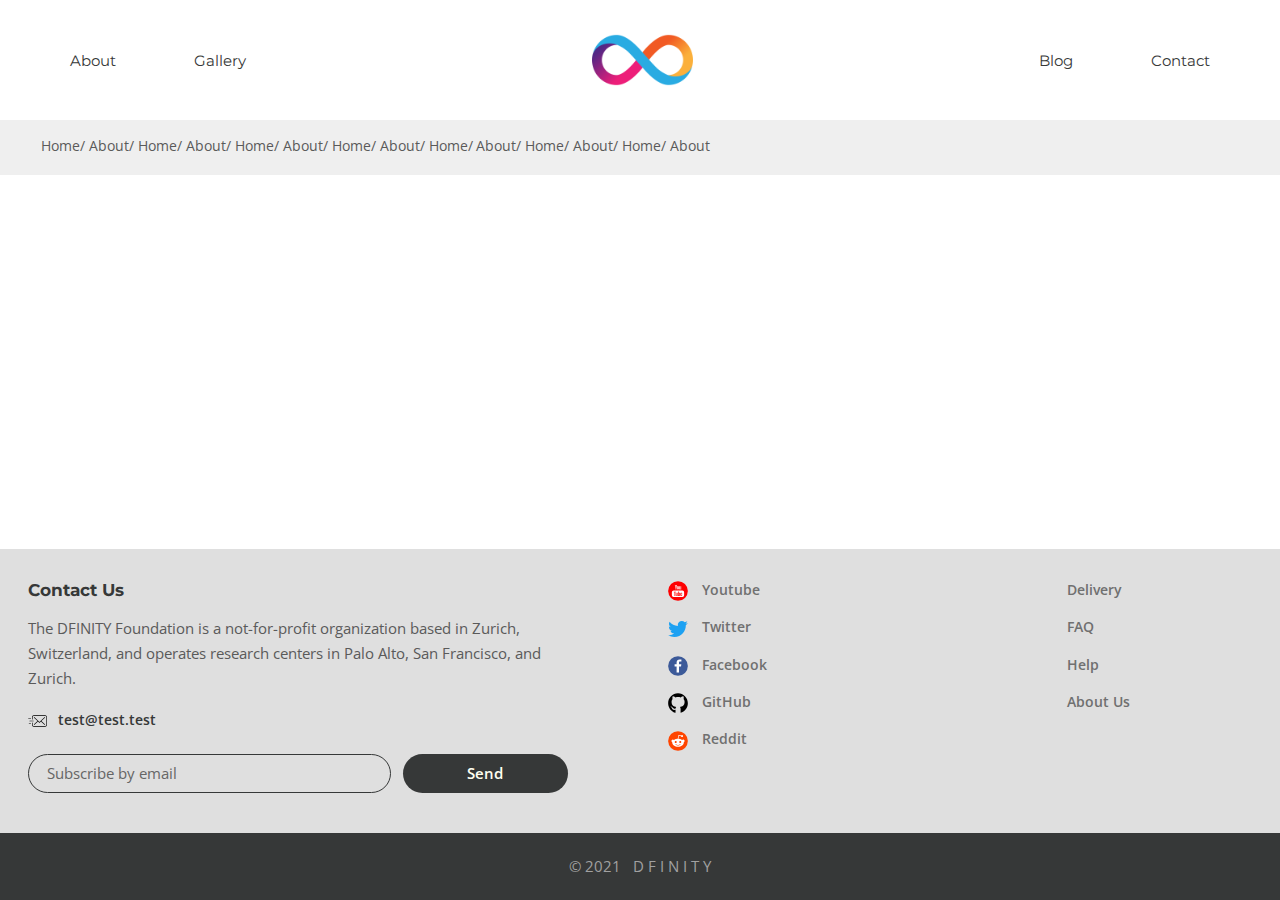
<file: icp2/page.html>
<!DOCTYPE html>
<html lang="ru">

<head>

    <meta charset="utf-8">

    <title>Title</title>
    <meta name="description" content="">

    <meta http-equiv="X-UA-Compatible" content="IE=edge">
    <meta name="viewport" content="width=device-width, initial-scale=1, maximum-scale=1">

    <meta property="og:image" content="path/to/image.jpg">
    <link rel="shortcut icon" href="img/favicon/favicon.ico" type="image/x-icon">
    <link rel="apple-touch-icon" href="img/favicon/apple-touch-icon.png">
    <link rel="apple-touch-icon" sizes="72x72" href="img/favicon/apple-touch-icon-72x72.png">
    <link rel="apple-touch-icon" sizes="114x114" href="img/favicon/apple-touch-icon-114x114.png">
    <link rel="preconnect" href="https://fonts.googleapis.com">
    <link rel="preconnect" href="https://fonts.gstatic.com" crossorigin>
    <link href="https://fonts.googleapis.com/css2?family=Montserrat:wght@400;700&family=Open+Sans:wght@400;600&display=swap"
          rel="stylesheet">
    <!-- Chrome, Firefox OS and Opera -->
    <meta name="theme-color" content="#000">
    <!-- Windows Phone -->
    <meta name="msapplication-navbutton-color" content="#000">
    <!-- iOS Safari -->
    <meta name="apple-mobile-web-app-status-bar-style" content="#000">

    <link rel="stylesheet" href="css/main.min.css">

</head>

<body>
<div class="wrapper">
    <header class="header">
        <div class="container">
            <div class="header__inner">
                <nav class="menu">
                    <ul class="menu__list">
                        <li class="menu__list-item">
                            <a class="menu__list-link" href="about.html">About</a>
                        </li>
                        <li class="menu__list-item">
                            <a class="menu__list-link" href="gallery.html">Gallery</a>
                        </li>
                    </ul>
                </nav>
                <a class="logo" href="index.html">
                    <img src="img/internet-computer-icp-logo.png" alt="internet-computer-icp-logo">
                </a>
                <nav class="menu">
                    <ul class="menu__list">
                        <li class="menu__list-item">
                            <a class="menu__list-link" href="blog.html">Blog</a>
                        </li>
                        <li class="menu__list-item">
                            <a class="menu__list-link" href="contacts.html">Contact</a>
                        </li>
                    </ul>
                </nav>
                <button class="header__btn-menu">
                    <img src="img/icons/menu.svg" alt="icon-menu">
                </button>                
            </div>
        </div>
    </header>

    <main class="main">
        <div class="breadcrumbs">
            <div class="container">
                <ul class="breadcrumbs__list">
                    <li class="breadcrumbs__item">
                        <a class="breadcrumbs__link"  href="index.html">Home</a>
                    </li>
                    <li class="breadcrumbs__item">
                        <a class="breadcrumbs__link"  href="about.html">About</a>
                    </li>
                    <li class="breadcrumbs__item">
                        <a class="breadcrumbs__link"  href="index.html">Home</a>
                    </li>
                    <li class="breadcrumbs__item">
                        <a class="breadcrumbs__link"  href="about.html">About</a>
                    </li>
                    <li class="breadcrumbs__item">
                        <a class="breadcrumbs__link"  href="index.html">Home</a>
                    </li>
                    <li class="breadcrumbs__item">
                        <a class="breadcrumbs__link"  href="about.html">About</a>
                    </li>
                    <li class="breadcrumbs__item">
                        <a class="breadcrumbs__link"  href="index.html">Home</a>
                    </li>
                    <li class="breadcrumbs__item">
                        <a class="breadcrumbs__link"  href="about.html">About</a>
                    </li>
                    <li class="breadcrumbs__item">
                        <a class="breadcrumbs__link"  href="index.html">Home</a>
                    </li>
                    <li class="breadcrumbs__item">
                        <a class="breadcrumbs__link"  href="about.html">About</a>
                    </li>
                    <li class="breadcrumbs__item">
                        <a class="breadcrumbs__link"  href="index.html">Home</a>
                    </li>
                    <li class="breadcrumbs__item">
                        <a class="breadcrumbs__link"  href="about.html">About</a>
                    </li>
                    <li class="breadcrumbs__item">
                        <a class="breadcrumbs__link"  href="index.html">Home</a>
                    </li>
                    <li class="breadcrumbs__item">
                        <a class="breadcrumbs__link"  href="about.html">About</a>
                    </li>

                </ul>
            </div>
        </div>

    </main>

    <footer class="footer">
        <div class="footer__content">
            <div class="container">
                <div class="footer__inner">
                    <div class="footer__info">
                        <h6 class="footer__info-title">Contact Us</h6>
                        <div class="footer__info-text">
                            The DFINITY Foundation is a not-for-profit organization based in Zurich, Switzerland, and
                            operates research centers in Palo Alto, San Francisco, and Zurich.
                        </div>
                        <img class="email-icon" src="img/icons/send-mail.svg" alt="email-icon"><a
                            href="mailto:test@test.test" class="info-email">test@test.test</a>
                        <form class="footer__form">
                            <input class="footer__form-input" type="email" placeholder="Subscribe by email">
                            <button class="footer__form-button" type="submit">Send</button>
                        </form>
                    </div>
                    <ul class="footer__social">
                        <li class="footer__social-item">
                            <img class="footer__social-icon" src="img/icons/youtube.svg" alt="icon-youtube">
                            <a class="footer__social-link" href="#">Youtube</a>
                        </li>
                        <li class="footer__social-item">
                            <img class="footer__social-icon" src="img/icons/twitter.svg" alt="icon-twitter">
                            <a class="footer__social-link" href="#">Twitter</a>
                        </li>
                        <li class="footer__social-item">
                            <img class="footer__social-icon" src="img/icons/facebook.svg" alt="icon-facebook">
                            <a class="footer__social-link" href="#">Facebook</a>
                        </li>
                        <li class="footer__social-item">
                            <img class="footer__social-icon" src="img/icons/github.svg" alt="icon-github">
                            <a class="footer__social-link" href="#">GitHub</a>
                        </li>
                        <li class="footer__social-item">
                            <img class="footer__social-icon" src="img/icons/reddit.svg" alt="icon-reddit">
                            <a class="footer__social-link" href="#">Reddit</a>
                        </li>
                    </ul>
                    <nav class="footer__menu">
                        <ul class="footer__menu-list">
                            <li class="footer__menu-item">
                                <a class="footer__menu-link" href="#">Delivery</a>
                            </li>
                            <li class="footer__menu-item">
                                <a class="footer__menu-link" href="#">FAQ</a>
                            </li>
                            <li class="footer__menu-item">
                                <a class="footer__menu-link" href="#">Help</a>
                            </li>
                            <li class="footer__menu-item">
                                <a class="footer__menu-link" href="#">About Us</a>
                            </li>
                        </ul>
                    </nav>
                </div>
            </div>
        </div>
        <div class="footer__copy">
            <div class="container">
                <p>© 2021 &nbsp; D F I N I T Y</p>
            </div>
        </div>
    </footer>
</div>
<script src="js/scripts.min.js"></script>

</body>
</html>
</file>
<file: lavanda/css/style.css>
:root {
    --accent: #9885b2;
    --white: #fff;
    --pink: #c77a8c;
    --light-pink: #dab6c2;
    --dark-pink: #6a3a4f;
    --dark-purple: #745582;
    --light-gray: #c4c4c4;
    --black: #000;

    --font-default: 'Roboto', sans-serif;
    --font-roboto-slab: 'Roboto Slab', serif;
}

*,
*::after,
*::before {
    box-sizing: border-box;
}

html, body{
    font-size: 16px; 
    line-height: 1.375rem;
    font-weight: 300;
    color: var(--black);
    font-family: var(--font-default);
}

a {
    text-decoration: none;
    color: inherit;
    display: inline-block;
}


.container {
    max-width: 2560px;
    width: 98%;
    margin: 0 auto;
    padding: 0 .625rem;

}

.logo-img {
    height: 3.125rem;
}

.logo {
    display: flex;
    z-index: 10;
}

.phone {
    z-index: 10;
}

.phone__img {
    width: 1.87rem;
}

.header__top {
    display: flex;
    align-items: center;
    justify-content: space-between;
    padding: 1.56rem 0;
}

.menu__list {
    display: flex;
}

.menu__link {
    text-transform: uppercase;
    color: var(--dark-pink);
    font-size: 1rem;
    line-height: 1.31rem;
}

.menu {
    margin-bottom: .125rem;
}

.menu__button {
    width: 1.87rem;
    border: none;
    background-color: transparent;
    padding: 0;
    display: none;
    position: relative;
    z-index: 10;
}


.menu-footer__item:not(:last-child) {
    margin-right: 1.87rem;
}


.menu-footer__list {
    display: flex;
}

.menu-footer__link {
    text-transform: uppercase;
    color: var(--dark-pink);
    font-size: 1rem;
    line-height: 1.31rem;
}

.menu-footer {
    margin-bottom: .125rem;
}

.menu-footer__button {
    width: 1.87rem;
    border: none;
    background-color: transparent;
    padding: 0;
    display: none;
    position: relative;
    z-index: 10;
}


.menu__item:not(:last-child) {
    margin-right: 1.87rem;
}



.header__content {
    background-image: url("../images/fon5.jpg");
    background-size: cover;
    background-repeat: no-repeat;
    background-position: center;
    padding-bottom: 3.125rem;
}

.menu__link:hover {
    border-bottom: var(--pink) .125rem solid;
}

.title {
    font-family: var(--font-roboto-slab);
    font-weight: 700;
    font-size: 4.5rem;
    color: var(--light-pink);
    line-height: 5.93rem;
    text-transform: uppercase;
    padding-top: 4.37rem;
    margin-left: 6.25rem;
    margin-bottom: 6.25rem;
}



.header-slider__text {
    color: var(--white);
    margin-bottom: 1.25rem;
    font-size: 1.125rem;
    line-height: 1.372rem;
}

.header-slider {
    max-width: 37.5rem;
    padding-left: 6.25rem;
    padding-top: 3.56rem;
}

.header-slider__item {
    margin-bottom: 6.25rem;
}

.slick-prev,
.slick-next {
    background-color: transparent;
    border: none;
    cursor: pointer;
    padding: 0;
    position: absolute;
    left: 2.18rem;
}

.slick-prev {
    top: 0;
}

.slick-next {
    bottom: 0;
}

.header-slider .slick-dots {
    list-style: none;
    position: absolute;
    left: 2.18rem;
    top: 3.43rem;
    bottom: 3.43rem;
    display: flex;
    flex-direction: column;
    justify-content: space-between;
}

.header-slider .slick-dots button {
    background-color: transparent;
    border: none;
    cursor: pointer;
    color: var(--light-pink);
    font-size: 1.5rem;
    line-height: 1.75rem;

}

.header-slider .slick-active button {
    color: var(--white);
}

.header-slider .slick-dots button:before {
    content: '0';
}

.header-slider .slick-dots li:nth-child(n + 10) button:before {
    content: '';
}

.header__content-button {
    font-family: var(--font-roboto-slab);
    font-weight: 700;
    font-size: 1.5rem;
    line-height: 2.18rem;
    padding: .625rem 3.75rem;
    border-radius: 1.25rem;
    color: var(--dark-pink);
    background-color: rgba(225, 225, 225, .7);
    margin-left: 6.25rem;
    display: inline-block;
    transform: translateY(-6.25rem);
    text-transform: uppercase;
    transition: all .3s;
}

.header__content-button:hover {
    background-color: rgba(225, 225, 225);
}

.header__content-box {
    display: flex;
    justify-content: flex-end;
    margin-right: 1.87rem;
    font-size: 1.125rem;
    line-height: 1.31rem;
    color: var(--white);

}

.header__content-link--active {
    font-weight: 700;
}

.product {
    padding: 6.25rem 0;
}

.product__inner {
    display: flex;
    justify-content: space-between;
}

.product__name {
    width: 34.37rem;
    text-align: center;

}

.product__name-item {
    padding-top: 1.87rem;
    font-size: 1.5rem;
    font-weight: 400;
    line-height: 2rem;
    font-family: var(--font-roboto-slab);

}

.product__name-item.slick-current {
    font-weight: 700;
    color: var(--dark-pink);
    font-size: 2.25rem;

}

.slick-next-product {
    padding-top: 2.18rem;
}

.slick-prev-product,
.slick-next-product {
    background-color: transparent;
    border: none;
    cursor: pointer;
}

.product__content {
    width: 37.5rem;
}

.product__content-box {
    display: flex;
    justify-content: space-between;
}

.product__content-image {
    object-fit: cover;
    width: 17.5rem;
    height: 17.5rem;
}

.product__content-list {
    width: 18.12rem;
    list-style: none;
}

.product__content-item:not(:last-child) {
    margin-bottom: 1.87rem;
}

.product__content-item span {
    color: var(--dark-pink);
    display: block;
    margin-bottom: .625rem;
}

.product__content-title {
    font-weight: 400;
    font-size: 1.5rem;
    line-height: 2rem;
    color: var(--dark-pink);
    margin-bottom: 1.25rem;
    padding-top: 1.25rem;
    font-family: var(--font-roboto-slab);

}

.product__content-text {
    margin-bottom: 1.56rem;
}

.product__content-button {
    display: inline-block;
    color: var(--dark-pink);
    font-family: var(--font-roboto-slab);
    font-size: 1.5rem;
    line-height: 2rem;
    font-weight: 700;
    padding: .625rem 3.75rem;
    background-color: transparent;
    text-transform: uppercase;
    border: .06rem solid var(--dark-purple);
    border-radius: 1.25rem;
    cursor: pointer;
    transition: all .3s;
}

.product__content-button:hover {
    color: var(--white);
    background-color: var(--dark-pink);
}

.benefits {
    background-image: url("../images/fon5.jpg");
    background-size: cover;
    background-repeat: no-repeat;
    background-position: bottom;

}

.benefits__items {
    padding: 3.125rem 0;
    font-family: var(--font-default);
    font-size: 1.125rem;
    text-transform: uppercase;
    line-height: 1.8rem;
    font-weight: 700;
    color: var(--white);
    display: flex;
    justify-content: space-around;
}

.benefits__item {
    background-image: url("../images/icon/flower2.svg");
    background-position: center;
    background-size: cover;
    background-repeat: no-repeat;
    width: 11.25rem;
    min-height: 11.25rem;
    display: flex;
    justify-content: center;
    text-align: center;
    align-items: center;
}

.product-content {
    padding: 6.25rem 0;
}

.product-content__items {
    margin-bottom: 1.25rem;
}

.product-content__item {
    display: flex;
    justify-content: space-between;
}

.product-content__item-title {
    max-width: 30.62rem;
    margin-bottom: 1.87rem;
    font-family: var(--font-roboto-slab);
    font-weight: 400;
    font-size: 1.5rem;
    line-height: 1.62rem;
    color: var(--dark-purple);
}

.product-content__item-text {
    max-width: 38.75rem;
    margin-bottom: 1.25rem;
}

.product-content__item-text-ul {
    margin-left: 1.87rem;
    margin-bottom: 1.25rem;
}

.product-content__item-image {
    width: 30.62rem;
    object-fit: cover;
    margin-bottom: 3.125rem;
}

.product-content__blockquote {
    text-align: center;
    margin: 0 auto;

}

.product-content__blockquote-image {
    width: 18.75rem;
    display: inline-block;
}

.product-content__blockquote-text {
    max-width: 50rem;
    margin: 0 auto;
}

.contacts {
    background-image: url(../images/fon3.jpg);
    background-repeat: no-repeat;
    background-position: center;
    height: 25rem;
    display: flex;
    align-items: center;
    justify-content: space-between;

}

.contacts__box {
   
    width: 50%;
    background-color: rgba(250, 250, 250, 0.6);
    padding: 2.06rem 1.25rem;

}

.contacts__box-text {
    font-size: 1.125rem;
    line-height: 1.5rem;
    font-family: var(--font-roboto-slab);
    margin-bottom: 1.5rem;

}

.contacts__box-list {
    font-size: 1.125rem;
    line-height: 1.31rem;
}

.contacts__box-item:not(:last-child) {
    margin-bottom: 1.5rem;

}

.contacts__box-item {
    list-style: none;
}

.contacts__box-item span {
    display: block;
}

.footer {
    margin: 1.87rem .625rem;
}

.footer__inner {
    display: flex;
    justify-content: space-between;
    align-items: center;
}

.footer__social-list {
    display: flex;
    align-items: center;
}

.footer__social-item {
    list-style: none;
}

.footer__social-item:not(:last-child) {
    margin-right: 1.25rem;
}

.footer__social-link path {
    transition: all .3s;
}

.footer__social-link:hover path {
    fill: #6a3a4f !important;
}

@media(max-width: 1160px) {
    .product__name {
        width: 21.87rem;
    }

    .product-content__item-info-2 {
        padding-left: 1.25rem;
    }
    .footer__social-item:not(:last-child) {
        margin-right: .31rem;
    }
   

}

@media(max-width: 1000px) {
    .menu__button {
        display: block;

    }

    .menu__list {
        position: absolute;
        left: 20%;
        right: 20%;
        background-color: var(--white);
        display: block;
        text-align: center;
        top: -28.12rem;
        transition: all .5s;
    }

    .menu {
        margin-left: auto;
        padding-right: 1.25rem;
    }

    .menu__item:not(:last-child) {
        margin-right: 0;
    }

    .menu__link {
        display: block;
        padding: 1.25rem 0;
    }

    .menu__link:hover {
        border: none;
    }

    .menu__list.menu__list--active {
        top: 4.68rem;
    }

    .product__name {
        width: 15.62rem;
    }

    .product__name-item {
        font-size: 1.25rem;
        line-height: 1.87rem;
        padding-top: 1.25rem;
    }

    .slick-next-product {
        padding-top: .625rem;
    }

    .product__name-item.slick-current {
        font-size: 1.5rem;


    }
    .footer__inner{
        justify-content: center;
    }
    .footer{
        padding: 1.87rem 0;
    }
    .footer .logo, .footer .menu-footer{
        display: none;
    }
    .footer__social-item:not(:last-child) {
        margin-right: 1.25rem;
    }
}

@media(max-width: 950px) {

    .product-content__item {
        flex-wrap: wrap;
        justify-content: center;
    }

    .product-content__item-info-right {
        flex-wrap: wrap-reverse;
    }

    .product-content__item-text {
        max-width: 100%;
    }

    .product-content__item-image {
        order: -1;
    }
}

@media(max-width: 890px) {
    .product__inner {
        display: block;
    }

    .product__content {
        margin: 0 auto;
    }

    .product__name {
        width: 100%;
        margin-bottom: 3.125rem;
    }
}

@media(max-width: 745px) {
    .title {
        font-size: 3.125rem;
        line-height: 4.125rem;
        max-width: 100%;
        margin-left: 0;
        text-align: center;
    }

    .benefits__items {
        flex-wrap: wrap;
    }
}

@media(max-width: 620px) {
    .product__content {
        width: 100%;
    }

    .product__content-box {
        display: block;
        text-align: center;
        margin: 0 auto;
    }

    .product__content-list {
        width: 100%;
    }

    .slick-slide img {
        margin: 0 auto;
    }

    .product__content-slider {
        text-align: center;
    }
    .contacts__box {
        width: 90%;
    }

}

@media(max-width: 470px) {
    .header-slider {
        padding-left: 3.125rem;
    }

    .title {
        margin-bottom: 3.125rem;
    }

    .header-slider .slick-dots {
        left: .31rem;
    }

    .slick-prev,
    .slick-next {
        left: .31rem;
    }

    .header__content-button {
        margin-left: 3.125rem;
    }

    .title {
        font-size: 2.125rem;
        line-height: 2.875rem;
    }

}

@media(max-width: 360px) {

    .header-slider__text {
        font-size: 1rem;
        line-height: 1.25rem;
    }

    .menu__list {
        left: 10%;
        right: 10%;
    }
}
</file>
<file: we-design/css/main.css>
*,
*::before,
*::after {
    padding: 0;
    margin: 0;
    border: 0;
    box-sizing: border-box;
}

a {
    text-decoration: none;
}

ul,
ol,
li {
    list-style: none;
}

img {
    vertical-align: top;
}

h1,
h2,
h3,
h4,
h5,
h6 {
    font-weight: inherit;
    font-size: inherit;
    color: #000;
}

html,
body {
    height: 100%;
    line-height: 1.5;
    font-size: 13px;
    font-weight: 300;
    color: #565757;
    background: #fafafa;
    font-family: 'Roboto', sans-serif;
}

.wrapper {
    min-height: 100%;
    overflow: hidden;
    display: flex;
    flex-direction: column;
}
img{
    width:100%;
    height:auto;
}
::placeholder{
    font-size: 1rem;
}

.container {
    max-width: 2560px;
    padding: 0 1rem;
    margin: 0 auto;
    box-sizing: content-box;
}

._ibg {
    position: relative;
}

._ibg img {
    position: absolute;
    width: 100%;
    height: 100%;
    top: 0;
    left: 0;
    object-fit: cover;
}
/*------------------HEADER--------------------*/
.menu__list{
    display: flex;
    justify-content: space-around;
}
.header__top-inner{
    display: flex;
    justify-content: space-between;
}
.header__menu{
    display: flex;
    align-items: center;
}
.menu__link{
    font-weight: 300;
    color: #000;
}
.menu__link:hover{
    color: #13a8ad;
}
.menu__list-item:not(:first-child){
    margin-left: 3rem;
}

.logo__img {
    width: 5rem;
}
.header__content-inner{
    width: 30rem;
}
.header__content-main{
    display: flex;
    justify-content: start;
    margin-top: 5rem;
}
h1{
    font-size: 2rem;
}
.title{
    font-size: 2rem;
    color: #000;
}
.header{
    background-image: url('../images/notebook.jpg');
    background-repeat: no-repeat;
    background-size: cover ;
}
.header__content-description{
    margin-top:2rem;
}
.header__button{
    padding: 0.5rem 3rem;
    border: 0.15rem solid #f6d813;
    
    text-align: center;
    color: inherit;
}
.header__content-button{
    margin-top:2rem;
}
.header__content{
    padding-bottom: 10rem;

}

/*------------------ABOUT--------------------*/
.about{
    background-color: #fff;
}
.about__inner{
    text-align: center;
    padding: 2rem 0 ;
}
.about__img{
    width: 10rem;
}
.about__text{
    margin: 2rem 5rem;
}

/*------------------WORK--------------------*/
.work__main{
    display: flex;
}
.work{
    background-image: url('../images/bloknot.jpg');
    background-repeat: no-repeat;
    background-size: cover ;
    background-position: center;
}
.work__image img{
    width: 50rem;
    
}
.work__content{
    width: 50%;
    margin-left: 1rem;
    margin-top: 7rem;
    margin-bottom: 7rem;
}

.work__content-item{
    position: relative;
    margin-top: 2rem;
}
.item::after{
    content: '';
    height: 0.2rem;
    width: 100%;
    background-color: #fff;
    opacity: .7;
    position: absolute;
    
    left:0;
}
.item-1::before{
    content: '';
    height: 0.2rem;
    width: 70%;
    background-color: #000;
    position: absolute;
    
    left:0;
}
.item-2::before{
    content: '';
    height: 0.2rem;
    width: 50%;
    background-color: #000;
    position: absolute;
    
    left:0;
}
.item-3::before{
    content: '';
    height: 0.2rem;
    width: 80%;
    background-color: #000;
    position: absolute;
    
    left:0;
}

/*------------------FEATURES--------------------*/
.features{
    background-color: #fff;
}
.features__items{
    display: flex;
    justify-content: space-between;
    padding: 3rem 0;
    flex-wrap: wrap;
}
.features__item{
    display: flex;
    flex: 0 1 25%;
    
}
.item-features__icon{
    width: 5rem;
    margin-right:1rem;
}
.item-features__body{
    display: flex;
    align-items: center;
}


/*------------------gallery--------------------*/
.gallery__items{
    display: flex;
    flex-wrap: wrap;
}
.gallery__item-img{
    flex: 0 1 25%;
    
}
.gallery__item-img{

}
.gallery__image{
    
    height: 50vh;
    object-fit: cover;
}
.gallery__button{
    padding: 1.5rem;
   background-color: #f6d813;
    display: flex;
    justify-content: center;
    align-items: center;
    text-align: center;
    
    color: inherit;
}

/*------------------video--------------------*/
iframe{
    width: 100%;
    height: 70vh;
}
.video{
    text-align: center;
    margin: 3rem 0;
}
.video__subtitle{
    margin: 1rem 0 2rem 0;
}

/*------------------statistics--------------------*/
.statistics__items{
    display: flex;
    justify-content: space-between;
    flex-wrap: wrap;
}
.statistics__icon{
    width: 3rem;
    text-align: center;
    margin: auto;
    margin-bottom: 1rem;
}
.statistics__item{
    text-align: center;
    flex: 0 1 25%;
}
.statistics{
    background-color: #f5f5f5;
}
.statistics__text{
    font-weight: 300;
}
.statistics__inner{
    padding: 3rem 0;
}
.statistics__item:not(:last-child){
    padding-bottom:2rem;
}
.statistics__value{
    font-weight:400;
}

/*------------------slider--------------------*/
.slider{
    background-color: #f6d813;
    text-align: center;
}
.slider__item{
    padding: 3rem 8rem;
    font-size: 1.5rem;
    
}
.slider__item-author{
    font-size: 1.3rem;
    font-weight: 500;
    margin-top: 1rem;
}
.slider .slick-dots {
    display: flex;
    justify-content: center;
    list-style: none;
    padding-bottom: 2rem;
}

.slider .slick-dots button {
    background-color: #fff;
    border: none;
    border-radius: 50%;
    width: 0.5rem;
    height: 0.5rem;
    padding: 0;
    font-size: 0;
    margin: 0;
}

.slick-dots li {
    margin: 0 1rem;
}

.slider .slick-active button {
    background-color: #000;
    height: 1rem;
    width: 1rem;
   
}

/*------------------brands--------------------*/
.brand__items{
    display: flex;
    justify-content: space-between;
    padding: 3rem 0;
}

/*------------------contact--------------------*/

.contact{
    background-color: #f5f5f5;
    text-align: center;
    padding: 3rem 0;
  
}
.contact__text{
    padding-bottom: 2rem;
}
.contact__content{
    width: 70%;
    margin: auto;
}
.contact__form{
    text-align: center;
}
.contact__form-item{
    display: flex;
}

.contact__form-input {
    width: 100%;
    border: 0.1rem solid #f6d813;
    padding: 1rem 1rem;
    margin-bottom: 1rem;
    background-color: #fff;
}

.contact__form-input-1{
    margin-right: 1rem;
}

.contact__form-textarea{
    width: 100%;
    border: 0.1rem solid #f6d813;
    padding: 1rem 1rem;
    margin-bottom: 1rem;
    background-color: #fff;
}

.contact__form-input::placeholder {
    color: #000;
    
}

.contact__form-btn {
    padding: 1rem 1rem;
    font-weight: 300;
    text-align: center;
    width: 13rem;
    background-color: #f6d813;
}

/*------------------footer--------------------*/
.footer{
    background-color: #000;
    color: #fff;
    padding: 3rem 0;
}
.footer__content{
    display: flex;
    justify-content: space-between;

}
.footer__menu{
    display: flex;
}
.footer a{
    color: #fff;
}
.footer__menu-1{
    padding-right: 2rem;
}

@media (orientation: portrait) {
 
html, body {
    font-size: 1.5vw;
}


.features__item{
    flex: 0 1 50%;
    margin-bottom: 2rem;
}
.about__text {
  margin: 2rem 0;
}

.item-features__body{
    display: block;
}

.gallery__item-img{
    flex: 0 1 50%;
}
.gallery__image{
    
    height: 20vh;
    object-fit: cover;
}
iframe{
    width: 100%;
    height: 27vh;
}
.statistics__item{
    flex: 0 1 50%;
}
.contact__form-btn {
    width: 100%;
    }


.statistics__icon{
    width: 5rem;
}
.slider__item{
    padding: 3rem 1rem;
    
}

}
@media (max-width: 640px) {
    html, body {
        font-size: 2vw;
    }
    .contact__content {
        width: 100%;
    }
    .header__content-inner {
        width: 100%;
    }
    .menu__list-item:not(:first-child) {
        margin-left: 0.7rem;
    }
    .menu__link{
        font-size: 0.9rem;
    }
    .footer__content{
        flex-wrap: wrap;

}
    .footer__item{
        flex: 0 1 50%;
    }

    .footer__item:first-child{
         margin-bottom: 2rem;
     }
   
}

@media (max-width: 420px) {
    html, body {
        font-size: 3vw;
    }
    iframe{
    height: 20vh;
    }
    .menu__link{
        font-size: 0.8rem;
    }
    .logo__img {
        width: 3rem;
    }
      
}

@media (max-width: 360px) {
    html, body {
        font-size: 3.6vw;
    }
    
    }
</file>
<file: grid/css/main.min.css>
/*! normalize.css v7.0.0 | MIT License | github.com/necolas/normalize.css */html{line-height:1.15;-ms-text-size-adjust:100%;-webkit-text-size-adjust:100%}body{margin:0}article,aside,footer,header,nav,section{display:block}h1{font-size:2em;margin:.67em 0}figcaption,figure,main{display:block}figure{margin:1em 40px}hr{box-sizing:content-box;height:0;overflow:visible}pre{font-family:monospace,monospace;font-size:1em}a{background-color:transparent;-webkit-text-decoration-skip:objects}abbr[title]{border-bottom:none;text-decoration:underline;text-decoration:underline dotted}b,strong{font-weight:inherit}b,strong{font-weight:bolder}code,kbd,samp{font-family:monospace,monospace;font-size:1em}dfn{font-style:italic}mark{background-color:#ff0;color:#000}small{font-size:80%}sub,sup{font-size:75%;line-height:0;position:relative;vertical-align:baseline}sub{bottom:-.25em}sup{top:-.5em}audio,video{display:inline-block}audio:not([controls]){display:none;height:0}img{border-style:none}svg:not(:root){overflow:hidden}button,input,optgroup,select,textarea{font-family:sans-serif;font-size:100%;line-height:1.15;margin:0}button,input{overflow:visible}button,select{text-transform:none}[type=reset],[type=submit],button,html [type=button]{-webkit-appearance:button}[type=button]::-moz-focus-inner,[type=reset]::-moz-focus-inner,[type=submit]::-moz-focus-inner,button::-moz-focus-inner{border-style:none;padding:0}[type=button]:-moz-focusring,[type=reset]:-moz-focusring,[type=submit]:-moz-focusring,button:-moz-focusring{outline:1px dotted ButtonText}fieldset{padding:.35em .75em .625em}legend{box-sizing:border-box;color:inherit;display:table;max-width:100%;padding:0;white-space:normal}progress{display:inline-block;vertical-align:baseline}textarea{overflow:auto}[type=checkbox],[type=radio]{box-sizing:border-box;padding:0}[type=number]::-webkit-inner-spin-button,[type=number]::-webkit-outer-spin-button{height:auto}[type=search]{-webkit-appearance:textfield;outline-offset:-2px}[type=search]::-webkit-search-cancel-button,[type=search]::-webkit-search-decoration{-webkit-appearance:none}::-webkit-file-upload-button{-webkit-appearance:button;font:inherit}details,menu{display:block}summary{display:list-item}canvas{display:inline-block}template{display:none}[hidden]{display:none}@font-face{font-family:raleway-example;src:url(../fonts/RalewayRegular.woff) format("woff")}@font-face{font-family:raleway-example;src:url(../fonts/RalewayBold.woff) format("woff");font-weight:700}@font-face{font-family:intro-regular;src:url(../fonts/IntroRegular.woff) format("woff")}@font-face{font-family:raleway-example;src:url(../fonts/RalewayExtraBold.woff) format("woff");font-weight:800}*{-webkit-box-sizing:border-box;box-sizing:border-box}:after,:before{-webkit-box-sizing:border-box;box-sizing:border-box}body,html{height:100%}body{font-size:1rem;position:relative;line-height:1.65;font-family:raleway-example,sans-serif;overflow-x:hidden;opacity:1;color:#333}.img-responsive{display:block;max-width:100%;height:auto}.text-center{text-align:center}body,html{font-size:13px}.grid{display:grid}.main-header{min-height:100vh;background-size:cover;background-position:center;position:relative;-ms-flex-line-pack:center;align-content:center}.main-header::before{content:'';position:absolute;top:0;left:0;right:0;bottom:0;background-color:#5f6468;opacity:.75}.header-content{z-index:1;color:#fff;text-align:center;padding:60px 1.5rem}.header-content h1{font-size:4rem;font-family:intro-regular,sans-serif;font-weight:400;margin:1.4rem 0;line-height:1.5}.header-content .button{margin:.8rem}.button{display:inline-block;border:none;color:#fff;text-decoration:none;background-color:#b4786b;padding:.8rem 4rem;font-size:1.5rem;font-weight:800;border-radius:.15rem;text-align:center;position:relative;outline:0;-webkit-transition:background-color .1s ease;-o-transition:background-color .1s ease;transition:background-color .1s ease;cursor:pointer}.button::after{-webkit-transition:background-color .2s ease;-o-transition:background-color .2s ease;transition:background-color .2s ease;position:absolute;content:'';height:.3rem;bottom:0;width:100%;background-color:#150d0b;opacity:.18;border-bottom-left-radius:.15rem;border-bottom-right-radius:.15rem;left:0}.button:focus,.button:hover{text-decoration:none;color:#fff}.button:hover{background-color:#bd877c}.button:hover::after{opacity:.22}.button:active{background-color:#ab695a}.button:active::after{opacity:.32}.button.button-gray{background-color:#2d424a}.button.button-gray::after{background-color:#10181a}.button.button-gray:hover{background-color:#37505a}.button.button-gray:hover::after{opacity:.22}.button.button-gray:active{background-color:#23343a}.button.button-gray:active::after{opacity:.32}.portfolio-section{padding:.8rem;grid-template-columns:repeat(4,1fr);grid-gap:.8rem}.portfolio-item{min-height:32vh;background-size:cover;background-position:center;text-align:center;-ms-flex-line-pack:center;align-content:center;padding:1.5rem;font-size:1.5rem;font-weight:700;color:#fff;position:relative;-webkit-transition:color .5s ease;-o-transition:color .5s ease;transition:color .5s ease;cursor:pointer}.portfolio-item:hover{color:#b4786b}.portfolio-item:hover::before{opacity:.85}.portfolio-item::before{content:'';position:absolute;top:0;left:0;bottom:0;right:0;background-color:#5f6468;opacity:.65;-webkit-transition:opacity .5s ease;-o-transition:opacity .5s ease;transition:opacity .5s ease}.portfolio-item>*{z-index:1}.portfolio-item:nth-child(1){grid-column:1/3}.portfolio-item:nth-child(5){grid-column:2/4}.portfolio-item:nth-child(6){grid-column:4;grid-row:2/4}.buttoncase{grid-column:1/5;padding:1.5rem 1.5rem}.container{max-width:2560px;margin:auto;padding:0 1.5rem}.landing-section{padding:7rem 0}.landing-section h2{font-size:2.3rem;font-weight:800;color:#5f6468;line-height:1.2}.section-ready{background-color:#ededed}.section-ready .container{grid-template-columns:1fr 1fr}.ready-left{border-right:.1rem solid #dadada;font-size:1.1rem;padding-top:4.5rem;padding-bottom:4.5rem;padding-right:4.5rem}.ready-left h2{margin-top:0;margin-bottom:3rem}.ready-right{padding-left:3rem;padding-top:4.5rem}.ready-right img{margin:auto}.form-section{padding:2.3rem 0;background-color:#5f6468}.form-section input{background-color:#6e7378}.form-section form{grid-gap:1.5rem;grid-template-columns:repeat(4,1fr)}.form-section .button{font-size:1.3rem;padding:1.1rem;width:100%}input,textarea{border:none;padding:1.1rem 1.5rem;width:100%;font-family:Arial,sans-serif;font-style:italic;outline:0;-webkit-transition:background-color .25s ease;-o-transition:background-color .25s ease;transition:background-color .25s ease}input:focus,textarea:focus{background-color:#ededed}input::-webkit-input-placeholder,textarea::-webkit-input-placeholder{color:#92979b}input::-moz-placeholder,textarea::-moz-placeholder{color:#92979b}input:-ms-input-placeholder,textarea:-ms-input-placeholder{color:#92979b}input::-ms-input-placeholder,textarea::-ms-input-placeholder{color:#92979b}input::placeholder,textarea::placeholder{color:#92979b}.section-blog h2{margin-top:0;margin-bottom:4rem}.section-blog .buttoncase{padding-bottom:0}.blog-home{grid-gap:1.5rem;grid-template-columns:repeat(4,1fr)}.blog-item{background-color:#f7f7f7;text-decoration:none;grid-template-rows:1fr 1fr;-webkit-transition:background-color .25s ease;-o-transition:background-color .25s ease;transition:background-color .25s ease;overflow:hidden;color:#333}.blog-item:nth-child(3){grid-column:3/5}.blog-item:nth-child(4){grid-column:1/3}.blog-item:hover{background-color:#ededed}.blog-item:hover h4{color:#5f6468}.blog-item:hover .blog-item-img{-webkit-transform:scale(1.05) translateY(-6.5px);-ms-transform:scale(1.05) translateY(-6.5px);transform:scale(1.05) translateY(-6.5px)}.blog-item-img{height:25vh;background-size:cover;background-position:center;-webkit-transition:-webkit-transform .25s ease;transition:-webkit-transform .25s ease;-o-transition:transform .25s ease;transition:transform .25s ease;transition:transform .25s ease,-webkit-transform .25s ease}.blog-item-content{padding:1.8rem;text-align:center;-ms-flex-line-pack:center;align-content:center}.blog-item-content h4{font-size:1.3rem;color:#666;line-height:1.3;margin:0;-webkit-transition:color .25s ease;-o-transition:color .25s ease;transition:color .25s ease}.blog-item-content p{margin-top:1.6rem;margin-bottom:0}.main-footer{padding:4.5rem 0;background-color:#4c4f53;text-align:center;color:#fff}.footer-logo{font-family:intro-regular,sans-serif;font-size:1.8rem;line-height:1.16}.footer-logo span{display:block;color:#b4786b;font-size:2rem}.footer-copy{font-size:1.8rem;font-weight:700;color:#fff;margin-top:1.8rem}@media only screen and (max-width:1200px){.blog-home{grid-template-columns:repeat(3,1fr)}.blog-home .buttoncase{grid-column:1/4}.blog-item:nth-child(3){grid-column:2/3;grid-row:1}.blog-item:nth-child(4){grid-column:1/2;grid-row:2}}@media only screen and (max-width:992px){body,html{font-size:1.5vw}.buttoncase{grid-column:1/4}.header-content h1{line-height:1.3}.portfolio-section{grid-template-columns:repeat(3,1fr)}.portfolio-item{min-height:40vh}.portfolio-item:nth-child(4){grid-column:2/4}.portfolio-item:nth-child(5){grid-column:1/3;grid-row:initial}.portfolio-item:nth-child(6){grid-column:initial;grid-row:initial}.blog-home{grid-template-columns:repeat(2,1fr)}.blog-home .buttoncase{grid-column:1/3}}@media only screen and (max-width:768px){body,html{font-size:1.8vw}.header-content h1{font-size:3rem}.landing-section{padding:3.5rem 0}.landing-section h2{text-align:center;font-size:2rem;margin-bottom:2rem}.section-ready .container{grid-template-columns:1fr}.section-ready .container>div{padding:0 8%}.section-ready .container>div.ready-left{border:none}.form-section form{grid-template-columns:1fr 1fr}.blog-home{grid-template-columns:1fr}.blog-home .buttoncase{grid-column:1/2}.blog-item:nth-child(3){grid-column:initial}.blog-item:nth-child(4){grid-column:initial}}@media only screen and (max-width:480px){body,html{font-size:3vw}.portfolio-section{grid-template-columns:1fr}.portfolio-section .portfolio-item{min-height:40vh}.portfolio-section .portfolio-item:nth-child(1){grid-column:initial}.portfolio-section .portfolio-item:nth-child(4){grid-column:initial}.portfolio-section .portfolio-item:nth-child(5){grid-column:initial}.buttoncase{grid-column:1/2}.form-section form{grid-template-columns:1fr}.main-footer{padding:40px 0}.footer-copy{margin-top:10px}}@media only screen and (max-width:380px){body,html{font-size:4vw}}
</file>
<file: icp2/css/main.min.css>
html{font-family:sans-serif;-ms-text-size-adjust:100%;-webkit-text-size-adjust:100%}body{margin:0}article,aside,details,figcaption,figure,footer,header,hgroup,main,menu,nav,section,summary{display:block}audio,canvas,progress,video{display:inline-block;vertical-align:baseline}audio:not([controls]){display:none;height:0}[hidden],template{display:none}a{background-color:transparent}a:active,a:hover{outline:0}abbr[title]{border-bottom:1px dotted}b,strong{font-weight:700}dfn{font-style:italic}h1{font-size:2em;margin:.67em 0}mark{background:#ff0;color:#000}small{font-size:80%}sub,sup{font-size:75%;line-height:0;position:relative;vertical-align:baseline}sup{top:-.5em}sub{bottom:-.25em}img{border:0}svg:not(:root){overflow:hidden}figure{margin:1em 40px}hr{-webkit-box-sizing:content-box;-moz-box-sizing:content-box;box-sizing:content-box;height:0}pre{overflow:auto}code,kbd,pre,samp{font-family:monospace,monospace;font-size:1em}button,input,optgroup,select,textarea{color:inherit;font:inherit;margin:0}button{overflow:visible}button,select{text-transform:none}button,html input[type=button],input[type=reset],input[type=submit]{-webkit-appearance:button;cursor:pointer}button[disabled],html input[disabled]{cursor:default}button::-moz-focus-inner,input::-moz-focus-inner{border:0;padding:0}input{line-height:normal}input[type=checkbox],input[type=radio]{-webkit-box-sizing:border-box;-moz-box-sizing:border-box;box-sizing:border-box;padding:0}input[type=number]::-webkit-inner-spin-button,input[type=number]::-webkit-outer-spin-button{height:auto}input[type=search]{-webkit-appearance:textfield;-webkit-box-sizing:content-box;-moz-box-sizing:content-box;box-sizing:content-box}input[type=search]::-webkit-search-cancel-button,input[type=search]::-webkit-search-decoration{-webkit-appearance:none}fieldset{border:1px solid silver;margin:0 2px;padding:.35em .625em .75em}legend{border:0;padding:0}textarea{overflow:auto}optgroup{font-weight:700}table{border-collapse:collapse;border-spacing:0}td,th{padding:0}*{-webkit-box-sizing:border-box;-moz-box-sizing:border-box;box-sizing:border-box}:after,:before{-webkit-box-sizing:border-box;-moz-box-sizing:border-box;box-sizing:border-box}html{font-size:10px;-webkit-tap-highlight-color:transparent}body{font-family:"Helvetica Neue",Helvetica,Arial,sans-serif;font-size:14px;line-height:1.42857143;color:#333;background-color:#fff}button,input,select,textarea{font-family:inherit;font-size:inherit;line-height:inherit}a{color:#337ab7;text-decoration:none}a:focus,a:hover{color:#23527c;text-decoration:underline}a:focus{outline:5px auto -webkit-focus-ring-color;outline-offset:-2px}figure{margin:0}img{vertical-align:middle}.img-responsive{display:block;max-width:100%;height:auto}.img-rounded{border-radius:6px}.img-thumbnail{padding:4px;line-height:1.42857143;background-color:#fff;border:1px solid #ddd;border-radius:4px;-webkit-transition:all .2s ease-in-out;-o-transition:all .2s ease-in-out;transition:all .2s ease-in-out;display:inline-block;max-width:100%;height:auto}.img-circle{border-radius:50%}hr{margin-top:20px;margin-bottom:20px;border:0;border-top:1px solid #eee}.sr-only{position:absolute;width:1px;height:1px;margin:-1px;padding:0;overflow:hidden;clip:rect(0,0,0,0);border:0}.sr-only-focusable:active,.sr-only-focusable:focus{position:static;width:auto;height:auto;margin:0;overflow:visible;clip:auto}[role=button]{cursor:pointer}.container{margin-right:auto;margin-left:auto;padding-left:15px;padding-right:15px}@media (min-width:768px){.container{width:750px}}@media (min-width:992px){.container{width:970px}}@media (min-width:1200px){.container{width:1170px}}.container-fluid{margin-right:auto;margin-left:auto;padding-left:15px;padding-right:15px}.row{margin-left:-15px;margin-right:-15px}.col-lg-1,.col-lg-10,.col-lg-11,.col-lg-12,.col-lg-2,.col-lg-3,.col-lg-4,.col-lg-5,.col-lg-6,.col-lg-7,.col-lg-8,.col-lg-9,.col-md-1,.col-md-10,.col-md-11,.col-md-12,.col-md-2,.col-md-3,.col-md-4,.col-md-5,.col-md-6,.col-md-7,.col-md-8,.col-md-9,.col-sm-1,.col-sm-10,.col-sm-11,.col-sm-12,.col-sm-2,.col-sm-3,.col-sm-4,.col-sm-5,.col-sm-6,.col-sm-7,.col-sm-8,.col-sm-9,.col-xs-1,.col-xs-10,.col-xs-11,.col-xs-12,.col-xs-2,.col-xs-3,.col-xs-4,.col-xs-5,.col-xs-6,.col-xs-7,.col-xs-8,.col-xs-9{position:relative;min-height:1px;padding-left:15px;padding-right:15px}.col-xs-1,.col-xs-10,.col-xs-11,.col-xs-12,.col-xs-2,.col-xs-3,.col-xs-4,.col-xs-5,.col-xs-6,.col-xs-7,.col-xs-8,.col-xs-9{float:left}.col-xs-12{width:100%}.col-xs-11{width:91.66666667%}.col-xs-10{width:83.33333333%}.col-xs-9{width:75%}.col-xs-8{width:66.66666667%}.col-xs-7{width:58.33333333%}.col-xs-6{width:50%}.col-xs-5{width:41.66666667%}.col-xs-4{width:33.33333333%}.col-xs-3{width:25%}.col-xs-2{width:16.66666667%}.col-xs-1{width:8.33333333%}.col-xs-pull-12{right:100%}.col-xs-pull-11{right:91.66666667%}.col-xs-pull-10{right:83.33333333%}.col-xs-pull-9{right:75%}.col-xs-pull-8{right:66.66666667%}.col-xs-pull-7{right:58.33333333%}.col-xs-pull-6{right:50%}.col-xs-pull-5{right:41.66666667%}.col-xs-pull-4{right:33.33333333%}.col-xs-pull-3{right:25%}.col-xs-pull-2{right:16.66666667%}.col-xs-pull-1{right:8.33333333%}.col-xs-pull-0{right:auto}.col-xs-push-12{left:100%}.col-xs-push-11{left:91.66666667%}.col-xs-push-10{left:83.33333333%}.col-xs-push-9{left:75%}.col-xs-push-8{left:66.66666667%}.col-xs-push-7{left:58.33333333%}.col-xs-push-6{left:50%}.col-xs-push-5{left:41.66666667%}.col-xs-push-4{left:33.33333333%}.col-xs-push-3{left:25%}.col-xs-push-2{left:16.66666667%}.col-xs-push-1{left:8.33333333%}.col-xs-push-0{left:auto}.col-xs-offset-12{margin-left:100%}.col-xs-offset-11{margin-left:91.66666667%}.col-xs-offset-10{margin-left:83.33333333%}.col-xs-offset-9{margin-left:75%}.col-xs-offset-8{margin-left:66.66666667%}.col-xs-offset-7{margin-left:58.33333333%}.col-xs-offset-6{margin-left:50%}.col-xs-offset-5{margin-left:41.66666667%}.col-xs-offset-4{margin-left:33.33333333%}.col-xs-offset-3{margin-left:25%}.col-xs-offset-2{margin-left:16.66666667%}.col-xs-offset-1{margin-left:8.33333333%}.col-xs-offset-0{margin-left:0}@media (min-width:768px){.col-sm-1,.col-sm-10,.col-sm-11,.col-sm-12,.col-sm-2,.col-sm-3,.col-sm-4,.col-sm-5,.col-sm-6,.col-sm-7,.col-sm-8,.col-sm-9{float:left}.col-sm-12{width:100%}.col-sm-11{width:91.66666667%}.col-sm-10{width:83.33333333%}.col-sm-9{width:75%}.col-sm-8{width:66.66666667%}.col-sm-7{width:58.33333333%}.col-sm-6{width:50%}.col-sm-5{width:41.66666667%}.col-sm-4{width:33.33333333%}.col-sm-3{width:25%}.col-sm-2{width:16.66666667%}.col-sm-1{width:8.33333333%}.col-sm-pull-12{right:100%}.col-sm-pull-11{right:91.66666667%}.col-sm-pull-10{right:83.33333333%}.col-sm-pull-9{right:75%}.col-sm-pull-8{right:66.66666667%}.col-sm-pull-7{right:58.33333333%}.col-sm-pull-6{right:50%}.col-sm-pull-5{right:41.66666667%}.col-sm-pull-4{right:33.33333333%}.col-sm-pull-3{right:25%}.col-sm-pull-2{right:16.66666667%}.col-sm-pull-1{right:8.33333333%}.col-sm-pull-0{right:auto}.col-sm-push-12{left:100%}.col-sm-push-11{left:91.66666667%}.col-sm-push-10{left:83.33333333%}.col-sm-push-9{left:75%}.col-sm-push-8{left:66.66666667%}.col-sm-push-7{left:58.33333333%}.col-sm-push-6{left:50%}.col-sm-push-5{left:41.66666667%}.col-sm-push-4{left:33.33333333%}.col-sm-push-3{left:25%}.col-sm-push-2{left:16.66666667%}.col-sm-push-1{left:8.33333333%}.col-sm-push-0{left:auto}.col-sm-offset-12{margin-left:100%}.col-sm-offset-11{margin-left:91.66666667%}.col-sm-offset-10{margin-left:83.33333333%}.col-sm-offset-9{margin-left:75%}.col-sm-offset-8{margin-left:66.66666667%}.col-sm-offset-7{margin-left:58.33333333%}.col-sm-offset-6{margin-left:50%}.col-sm-offset-5{margin-left:41.66666667%}.col-sm-offset-4{margin-left:33.33333333%}.col-sm-offset-3{margin-left:25%}.col-sm-offset-2{margin-left:16.66666667%}.col-sm-offset-1{margin-left:8.33333333%}.col-sm-offset-0{margin-left:0}}@media (min-width:992px){.col-md-1,.col-md-10,.col-md-11,.col-md-12,.col-md-2,.col-md-3,.col-md-4,.col-md-5,.col-md-6,.col-md-7,.col-md-8,.col-md-9{float:left}.col-md-12{width:100%}.col-md-11{width:91.66666667%}.col-md-10{width:83.33333333%}.col-md-9{width:75%}.col-md-8{width:66.66666667%}.col-md-7{width:58.33333333%}.col-md-6{width:50%}.col-md-5{width:41.66666667%}.col-md-4{width:33.33333333%}.col-md-3{width:25%}.col-md-2{width:16.66666667%}.col-md-1{width:8.33333333%}.col-md-pull-12{right:100%}.col-md-pull-11{right:91.66666667%}.col-md-pull-10{right:83.33333333%}.col-md-pull-9{right:75%}.col-md-pull-8{right:66.66666667%}.col-md-pull-7{right:58.33333333%}.col-md-pull-6{right:50%}.col-md-pull-5{right:41.66666667%}.col-md-pull-4{right:33.33333333%}.col-md-pull-3{right:25%}.col-md-pull-2{right:16.66666667%}.col-md-pull-1{right:8.33333333%}.col-md-pull-0{right:auto}.col-md-push-12{left:100%}.col-md-push-11{left:91.66666667%}.col-md-push-10{left:83.33333333%}.col-md-push-9{left:75%}.col-md-push-8{left:66.66666667%}.col-md-push-7{left:58.33333333%}.col-md-push-6{left:50%}.col-md-push-5{left:41.66666667%}.col-md-push-4{left:33.33333333%}.col-md-push-3{left:25%}.col-md-push-2{left:16.66666667%}.col-md-push-1{left:8.33333333%}.col-md-push-0{left:auto}.col-md-offset-12{margin-left:100%}.col-md-offset-11{margin-left:91.66666667%}.col-md-offset-10{margin-left:83.33333333%}.col-md-offset-9{margin-left:75%}.col-md-offset-8{margin-left:66.66666667%}.col-md-offset-7{margin-left:58.33333333%}.col-md-offset-6{margin-left:50%}.col-md-offset-5{margin-left:41.66666667%}.col-md-offset-4{margin-left:33.33333333%}.col-md-offset-3{margin-left:25%}.col-md-offset-2{margin-left:16.66666667%}.col-md-offset-1{margin-left:8.33333333%}.col-md-offset-0{margin-left:0}}@media (min-width:1200px){.col-lg-1,.col-lg-10,.col-lg-11,.col-lg-12,.col-lg-2,.col-lg-3,.col-lg-4,.col-lg-5,.col-lg-6,.col-lg-7,.col-lg-8,.col-lg-9{float:left}.col-lg-12{width:100%}.col-lg-11{width:91.66666667%}.col-lg-10{width:83.33333333%}.col-lg-9{width:75%}.col-lg-8{width:66.66666667%}.col-lg-7{width:58.33333333%}.col-lg-6{width:50%}.col-lg-5{width:41.66666667%}.col-lg-4{width:33.33333333%}.col-lg-3{width:25%}.col-lg-2{width:16.66666667%}.col-lg-1{width:8.33333333%}.col-lg-pull-12{right:100%}.col-lg-pull-11{right:91.66666667%}.col-lg-pull-10{right:83.33333333%}.col-lg-pull-9{right:75%}.col-lg-pull-8{right:66.66666667%}.col-lg-pull-7{right:58.33333333%}.col-lg-pull-6{right:50%}.col-lg-pull-5{right:41.66666667%}.col-lg-pull-4{right:33.33333333%}.col-lg-pull-3{right:25%}.col-lg-pull-2{right:16.66666667%}.col-lg-pull-1{right:8.33333333%}.col-lg-pull-0{right:auto}.col-lg-push-12{left:100%}.col-lg-push-11{left:91.66666667%}.col-lg-push-10{left:83.33333333%}.col-lg-push-9{left:75%}.col-lg-push-8{left:66.66666667%}.col-lg-push-7{left:58.33333333%}.col-lg-push-6{left:50%}.col-lg-push-5{left:41.66666667%}.col-lg-push-4{left:33.33333333%}.col-lg-push-3{left:25%}.col-lg-push-2{left:16.66666667%}.col-lg-push-1{left:8.33333333%}.col-lg-push-0{left:auto}.col-lg-offset-12{margin-left:100%}.col-lg-offset-11{margin-left:91.66666667%}.col-lg-offset-10{margin-left:83.33333333%}.col-lg-offset-9{margin-left:75%}.col-lg-offset-8{margin-left:66.66666667%}.col-lg-offset-7{margin-left:58.33333333%}.col-lg-offset-6{margin-left:50%}.col-lg-offset-5{margin-left:41.66666667%}.col-lg-offset-4{margin-left:33.33333333%}.col-lg-offset-3{margin-left:25%}.col-lg-offset-2{margin-left:16.66666667%}.col-lg-offset-1{margin-left:8.33333333%}.col-lg-offset-0{margin-left:0}}.clearfix:after,.clearfix:before,.container-fluid:after,.container-fluid:before,.container:after,.container:before,.row:after,.row:before{content:" ";display:table}.clearfix:after,.container-fluid:after,.container:after,.row:after{clear:both}.center-block{display:block;margin-left:auto;margin-right:auto}.pull-right{float:right!important}.pull-left{float:left!important}.hide{display:none!important}.show{display:block!important}.invisible{visibility:hidden}.text-hide{font:0/0 a;color:transparent;text-shadow:none;background-color:transparent;border:0}.hidden{display:none!important}.affix{position:fixed}@-ms-viewport{width:device-width}.visible-lg,.visible-md,.visible-sm,.visible-xs{display:none!important}.visible-lg-block,.visible-lg-inline,.visible-lg-inline-block,.visible-md-block,.visible-md-inline,.visible-md-inline-block,.visible-sm-block,.visible-sm-inline,.visible-sm-inline-block,.visible-xs-block,.visible-xs-inline,.visible-xs-inline-block{display:none!important}@media (max-width:767px){.visible-xs{display:block!important}table.visible-xs{display:table!important}tr.visible-xs{display:table-row!important}td.visible-xs,th.visible-xs{display:table-cell!important}}@media (max-width:767px){.visible-xs-block{display:block!important}}@media (max-width:767px){.visible-xs-inline{display:inline!important}}@media (max-width:767px){.visible-xs-inline-block{display:inline-block!important}}@media (min-width:768px) and (max-width:991px){.visible-sm{display:block!important}table.visible-sm{display:table!important}tr.visible-sm{display:table-row!important}td.visible-sm,th.visible-sm{display:table-cell!important}}@media (min-width:768px) and (max-width:991px){.visible-sm-block{display:block!important}}@media (min-width:768px) and (max-width:991px){.visible-sm-inline{display:inline!important}}@media (min-width:768px) and (max-width:991px){.visible-sm-inline-block{display:inline-block!important}}@media (min-width:992px) and (max-width:1199px){.visible-md{display:block!important}table.visible-md{display:table!important}tr.visible-md{display:table-row!important}td.visible-md,th.visible-md{display:table-cell!important}}@media (min-width:992px) and (max-width:1199px){.visible-md-block{display:block!important}}@media (min-width:992px) and (max-width:1199px){.visible-md-inline{display:inline!important}}@media (min-width:992px) and (max-width:1199px){.visible-md-inline-block{display:inline-block!important}}@media (min-width:1200px){.visible-lg{display:block!important}table.visible-lg{display:table!important}tr.visible-lg{display:table-row!important}td.visible-lg,th.visible-lg{display:table-cell!important}}@media (min-width:1200px){.visible-lg-block{display:block!important}}@media (min-width:1200px){.visible-lg-inline{display:inline!important}}@media (min-width:1200px){.visible-lg-inline-block{display:inline-block!important}}@media (max-width:767px){.hidden-xs{display:none!important}}@media (min-width:768px) and (max-width:991px){.hidden-sm{display:none!important}}@media (min-width:992px) and (max-width:1199px){.hidden-md{display:none!important}}@media (min-width:1200px){.hidden-lg{display:none!important}}.visible-print{display:none!important}@media print{.visible-print{display:block!important}table.visible-print{display:table!important}tr.visible-print{display:table-row!important}td.visible-print,th.visible-print{display:table-cell!important}}.visible-print-block{display:none!important}@media print{.visible-print-block{display:block!important}}.visible-print-inline{display:none!important}@media print{.visible-print-inline{display:inline!important}}.visible-print-inline-block{display:none!important}@media print{.visible-print-inline-block{display:inline-block!important}}@media print{.hidden-print{display:none!important}}body.compensate-for-scrollbar{overflow:hidden}.fancybox-active{height:auto}.fancybox-is-hidden{left:-9999px;margin:0;position:absolute!important;top:-9999px;visibility:hidden}.fancybox-container{-webkit-backface-visibility:hidden;height:100%;left:0;outline:0;position:fixed;-webkit-tap-highlight-color:transparent;top:0;-ms-touch-action:manipulation;touch-action:manipulation;transform:translateZ(0);width:100%;z-index:99992}.fancybox-container *{box-sizing:border-box}.fancybox-bg,.fancybox-inner,.fancybox-outer,.fancybox-stage{bottom:0;left:0;position:absolute;right:0;top:0}.fancybox-outer{-webkit-overflow-scrolling:touch;overflow-y:auto}.fancybox-bg{background:#1e1e1e;opacity:0;transition-duration:inherit;transition-property:opacity;transition-timing-function:cubic-bezier(.47,0,.74,.71)}.fancybox-is-open .fancybox-bg{opacity:.9;transition-timing-function:cubic-bezier(.22,.61,.36,1)}.fancybox-caption,.fancybox-infobar,.fancybox-navigation .fancybox-button,.fancybox-toolbar{direction:ltr;opacity:0;position:absolute;transition:opacity .25s ease,visibility 0s ease .25s;visibility:hidden;z-index:99997}.fancybox-show-caption .fancybox-caption,.fancybox-show-infobar .fancybox-infobar,.fancybox-show-nav .fancybox-navigation .fancybox-button,.fancybox-show-toolbar .fancybox-toolbar{opacity:1;transition:opacity .25s ease 0s,visibility 0s ease 0s;visibility:visible}.fancybox-infobar{color:#ccc;font-size:13px;-webkit-font-smoothing:subpixel-antialiased;height:44px;left:0;line-height:44px;min-width:44px;mix-blend-mode:difference;padding:0 10px;pointer-events:none;top:0;-webkit-touch-callout:none;-webkit-user-select:none;-moz-user-select:none;-ms-user-select:none;user-select:none}.fancybox-toolbar{right:0;top:0}.fancybox-stage{direction:ltr;overflow:visible;transform:translateZ(0);z-index:99994}.fancybox-is-open .fancybox-stage{overflow:hidden}.fancybox-slide{-webkit-backface-visibility:hidden;display:none;height:100%;left:0;outline:0;overflow:auto;-webkit-overflow-scrolling:touch;padding:44px;position:absolute;text-align:center;top:0;transition-property:transform,opacity;white-space:normal;width:100%;z-index:99994}.fancybox-slide::before{content:'';display:inline-block;font-size:0;height:100%;vertical-align:middle;width:0}.fancybox-is-sliding .fancybox-slide,.fancybox-slide--current,.fancybox-slide--next,.fancybox-slide--previous{display:block}.fancybox-slide--image{overflow:hidden;padding:44px 0}.fancybox-slide--image::before{display:none}.fancybox-slide--html{padding:6px}.fancybox-content{background:#fff;display:inline-block;margin:0;max-width:100%;overflow:auto;-webkit-overflow-scrolling:touch;padding:44px;position:relative;text-align:left;vertical-align:middle}.fancybox-slide--image .fancybox-content{animation-timing-function:cubic-bezier(.5,0,.14,1);-webkit-backface-visibility:hidden;background:0 0;background-repeat:no-repeat;background-size:100% 100%;left:0;max-width:none;overflow:visible;padding:0;position:absolute;top:0;-ms-transform-origin:top left;transform-origin:top left;transition-property:transform,opacity;-webkit-user-select:none;-moz-user-select:none;-ms-user-select:none;user-select:none;z-index:99995}.fancybox-can-zoomOut .fancybox-content{cursor:zoom-out}.fancybox-can-zoomIn .fancybox-content{cursor:zoom-in}.fancybox-can-pan .fancybox-content,.fancybox-can-swipe .fancybox-content{cursor:-webkit-grab;cursor:grab}.fancybox-is-grabbing .fancybox-content{cursor:-webkit-grabbing;cursor:grabbing}.fancybox-container [data-selectable=true]{cursor:text}.fancybox-image,.fancybox-spaceball{background:0 0;border:0;height:100%;left:0;margin:0;max-height:none;max-width:none;padding:0;position:absolute;top:0;-webkit-user-select:none;-moz-user-select:none;-ms-user-select:none;user-select:none;width:100%}.fancybox-spaceball{z-index:1}.fancybox-slide--iframe .fancybox-content,.fancybox-slide--map .fancybox-content,.fancybox-slide--pdf .fancybox-content,.fancybox-slide--video .fancybox-content{height:100%;overflow:visible;padding:0;width:100%}.fancybox-slide--video .fancybox-content{background:#000}.fancybox-slide--map .fancybox-content{background:#e5e3df}.fancybox-slide--iframe .fancybox-content{background:#fff}.fancybox-iframe,.fancybox-video{background:0 0;border:0;display:block;height:100%;margin:0;overflow:hidden;padding:0;width:100%}.fancybox-iframe{left:0;position:absolute;top:0}.fancybox-error{background:#fff;cursor:default;max-width:400px;padding:40px;width:100%}.fancybox-error p{color:#444;font-size:16px;line-height:20px;margin:0;padding:0}.fancybox-button{background:rgba(30,30,30,.6);border:0;border-radius:0;box-shadow:none;cursor:pointer;display:inline-block;height:44px;margin:0;padding:10px;position:relative;transition:color .2s;vertical-align:top;visibility:inherit;width:44px}.fancybox-button,.fancybox-button:link,.fancybox-button:visited{color:#ccc}.fancybox-button:hover{color:#fff}.fancybox-button:focus{outline:0}.fancybox-button.fancybox-focus{outline:1px dotted}.fancybox-button[disabled],.fancybox-button[disabled]:hover{color:#888;cursor:default;outline:0}.fancybox-button div{height:100%}.fancybox-button svg{display:block;height:100%;overflow:visible;position:relative;width:100%}.fancybox-button svg path{fill:currentColor;stroke-width:0}.fancybox-button--fsenter svg:nth-child(2),.fancybox-button--play svg:nth-child(2){display:none}.fancybox-button--fsexit svg:nth-child(1),.fancybox-button--pause svg:nth-child(1){display:none}.fancybox-progress{background:#ff5268;height:2px;left:0;position:absolute;right:0;top:0;-ms-transform:scaleX(0);transform:scaleX(0);-ms-transform-origin:0;transform-origin:0;transition-property:transform;transition-timing-function:linear;z-index:99998}.fancybox-close-small{background:0 0;border:0;border-radius:0;color:#ccc;cursor:pointer;opacity:.8;padding:8px;position:absolute;right:-12px;top:-44px;z-index:401}.fancybox-close-small:hover{color:#fff;opacity:1}.fancybox-slide--html .fancybox-close-small{color:currentColor;padding:10px;right:0;top:0}.fancybox-slide--image.fancybox-is-scaling .fancybox-content{overflow:hidden}.fancybox-is-scaling .fancybox-close-small,.fancybox-is-zoomable.fancybox-can-pan .fancybox-close-small{display:none}.fancybox-navigation .fancybox-button{background-clip:content-box;height:100px;opacity:0;position:absolute;top:calc(50% - 50px);width:70px}.fancybox-navigation .fancybox-button div{padding:7px}.fancybox-navigation .fancybox-button--arrow_left{left:0;left:env(safe-area-inset-left);padding:31px 26px 31px 6px}.fancybox-navigation .fancybox-button--arrow_right{padding:31px 6px 31px 26px;right:0;right:env(safe-area-inset-right)}.fancybox-caption{background:linear-gradient(to top,rgba(0,0,0,.85) 0,rgba(0,0,0,.3) 50%,rgba(0,0,0,.15) 65%,rgba(0,0,0,.075) 75.5%,rgba(0,0,0,.037) 82.85%,rgba(0,0,0,.019) 88%,rgba(0,0,0,0) 100%);bottom:0;color:#eee;font-size:14px;font-weight:400;left:0;line-height:1.5;padding:75px 44px 25px 44px;pointer-events:none;right:0;text-align:center;z-index:99996}@supports (padding:max(0px)){.fancybox-caption{padding:75px max(44px,env(safe-area-inset-right)) max(25px,env(safe-area-inset-bottom)) max(44px,env(safe-area-inset-left))}}.fancybox-caption--separate{margin-top:-50px}.fancybox-caption__body{max-height:50vh;overflow:auto;pointer-events:all}.fancybox-caption a,.fancybox-caption a:link,.fancybox-caption a:visited{color:#ccc;text-decoration:none}.fancybox-caption a:hover{color:#fff;text-decoration:underline}.fancybox-loading{animation:fancybox-rotate 1s linear infinite;background:0 0;border:4px solid #888;border-bottom-color:#fff;border-radius:50%;height:50px;left:50%;margin:-25px 0 0 -25px;opacity:.7;padding:0;position:absolute;top:50%;width:50px;z-index:99999}@keyframes fancybox-rotate{100%{transform:rotate(360deg)}}.fancybox-animated{transition-timing-function:cubic-bezier(0,0,.25,1)}.fancybox-fx-slide.fancybox-slide--previous{opacity:0;transform:translate3d(-100%,0,0)}.fancybox-fx-slide.fancybox-slide--next{opacity:0;transform:translate3d(100%,0,0)}.fancybox-fx-slide.fancybox-slide--current{opacity:1;transform:translate3d(0,0,0)}.fancybox-fx-fade.fancybox-slide--next,.fancybox-fx-fade.fancybox-slide--previous{opacity:0;transition-timing-function:cubic-bezier(.19,1,.22,1)}.fancybox-fx-fade.fancybox-slide--current{opacity:1}.fancybox-fx-zoom-in-out.fancybox-slide--previous{opacity:0;transform:scale3d(1.5,1.5,1.5)}.fancybox-fx-zoom-in-out.fancybox-slide--next{opacity:0;transform:scale3d(.5,.5,.5)}.fancybox-fx-zoom-in-out.fancybox-slide--current{opacity:1;transform:scale3d(1,1,1)}.fancybox-fx-rotate.fancybox-slide--previous{opacity:0;-ms-transform:rotate(-360deg);transform:rotate(-360deg)}.fancybox-fx-rotate.fancybox-slide--next{opacity:0;-ms-transform:rotate(360deg);transform:rotate(360deg)}.fancybox-fx-rotate.fancybox-slide--current{opacity:1;-ms-transform:rotate(0);transform:rotate(0)}.fancybox-fx-circular.fancybox-slide--previous{opacity:0;transform:scale3d(0,0,0) translate3d(-100%,0,0)}.fancybox-fx-circular.fancybox-slide--next{opacity:0;transform:scale3d(0,0,0) translate3d(100%,0,0)}.fancybox-fx-circular.fancybox-slide--current{opacity:1;transform:scale3d(1,1,1) translate3d(0,0,0)}.fancybox-fx-tube.fancybox-slide--previous{transform:translate3d(-100%,0,0) scale(.1) skew(-10deg)}.fancybox-fx-tube.fancybox-slide--next{transform:translate3d(100%,0,0) scale(.1) skew(10deg)}.fancybox-fx-tube.fancybox-slide--current{transform:translate3d(0,0,0) scale(1)}@media all and (max-height:576px){.fancybox-slide{padding-left:6px;padding-right:6px}.fancybox-slide--image{padding:6px 0}.fancybox-close-small{right:-6px}.fancybox-slide--image .fancybox-close-small{background:#4e4e4e;color:#f2f4f6;height:36px;opacity:1;padding:6px;right:0;top:0;width:36px}.fancybox-caption{padding-left:12px;padding-right:12px}@supports (padding:max(0px)){.fancybox-caption{padding-left:max(12px,env(safe-area-inset-left));padding-right:max(12px,env(safe-area-inset-right))}}}.fancybox-share{background:#f4f4f4;border-radius:3px;max-width:90%;padding:30px;text-align:center}.fancybox-share h1{color:#222;font-size:35px;font-weight:700;margin:0 0 20px 0}.fancybox-share p{margin:0;padding:0}.fancybox-share__button{border:0;border-radius:3px;display:inline-block;font-size:14px;font-weight:700;line-height:40px;margin:0 5px 10px 5px;min-width:130px;padding:0 15px;text-decoration:none;transition:all .2s;-webkit-user-select:none;-moz-user-select:none;-ms-user-select:none;user-select:none;white-space:nowrap}.fancybox-share__button:link,.fancybox-share__button:visited{color:#fff}.fancybox-share__button:hover{text-decoration:none}.fancybox-share__button--fb{background:#3b5998}.fancybox-share__button--fb:hover{background:#344e86}.fancybox-share__button--pt{background:#bd081d}.fancybox-share__button--pt:hover{background:#aa0719}.fancybox-share__button--tw{background:#1da1f2}.fancybox-share__button--tw:hover{background:#0d95e8}.fancybox-share__button svg{height:25px;margin-right:7px;position:relative;top:-1px;vertical-align:middle;width:25px}.fancybox-share__button svg path{fill:#fff}.fancybox-share__input{background:0 0;border:0;border-bottom:1px solid #d7d7d7;border-radius:0;color:#5d5b5b;font-size:14px;margin:10px 0 0 0;outline:0;padding:10px 15px;width:100%}.fancybox-thumbs{background:#ddd;bottom:0;display:none;margin:0;-webkit-overflow-scrolling:touch;-ms-overflow-style:-ms-autohiding-scrollbar;padding:2px 2px 4px 2px;position:absolute;right:0;-webkit-tap-highlight-color:transparent;top:0;width:212px;z-index:99995}.fancybox-thumbs-x{overflow-x:auto;overflow-y:hidden}.fancybox-show-thumbs .fancybox-thumbs{display:block}.fancybox-show-thumbs .fancybox-inner{right:212px}.fancybox-thumbs__list{font-size:0;height:100%;list-style:none;margin:0;overflow-x:hidden;overflow-y:auto;padding:0;position:absolute;position:relative;white-space:nowrap;width:100%}.fancybox-thumbs-x .fancybox-thumbs__list{overflow:hidden}.fancybox-thumbs-y .fancybox-thumbs__list::-webkit-scrollbar{width:7px}.fancybox-thumbs-y .fancybox-thumbs__list::-webkit-scrollbar-track{background:#fff;border-radius:10px;box-shadow:inset 0 0 6px rgba(0,0,0,.3)}.fancybox-thumbs-y .fancybox-thumbs__list::-webkit-scrollbar-thumb{background:#2a2a2a;border-radius:10px}.fancybox-thumbs__list a{-webkit-backface-visibility:hidden;backface-visibility:hidden;background-color:rgba(0,0,0,.1);background-position:center center;background-repeat:no-repeat;background-size:cover;cursor:pointer;float:left;height:75px;margin:2px;max-height:calc(100% - 8px);max-width:calc(50% - 4px);outline:0;overflow:hidden;padding:0;position:relative;-webkit-tap-highlight-color:transparent;width:100px}.fancybox-thumbs__list a::before{border:6px solid #ff5268;bottom:0;content:'';left:0;opacity:0;position:absolute;right:0;top:0;transition:all .2s cubic-bezier(.25,.46,.45,.94);z-index:99991}.fancybox-thumbs__list a:focus::before{opacity:.5}.fancybox-thumbs__list a.fancybox-thumbs-active::before{opacity:1}@media all and (max-width:576px){.fancybox-thumbs{width:110px}.fancybox-show-thumbs .fancybox-inner{right:110px}.fancybox-thumbs__list a{max-width:calc(100% - 10px)}}@font-face{font-family:roboto-example;font-weight:400;font-style:normal;src:url(../fonts/RobotoRegular/RobotoRegular.eot);src:url(../fonts/RobotoRegular/RobotoRegular.eot?#iefix) format("embedded-opentype"),url(../fonts/RobotoRegular/RobotoRegular.woff) format("woff"),url(../fonts/RobotoRegular/RobotoRegular.ttf) format("truetype")}@font-face{font-family:roboto-example;font-weight:700;font-style:normal;src:url(../fonts/RobotoBold/RobotoBold.eot);src:url(../fonts/RobotoBold/RobotoBold.eot?#iefix) format("embedded-opentype"),url(../fonts/RobotoBold/RobotoBold.woff) format("woff"),url(../fonts/RobotoBold/RobotoBold.ttf) format("truetype")}.slick-slider{position:relative;display:block;-webkit-box-sizing:border-box;box-sizing:border-box;-webkit-touch-callout:none;-webkit-user-select:none;-moz-user-select:none;-ms-user-select:none;user-select:none;-ms-touch-action:pan-y;touch-action:pan-y;-webkit-tap-highlight-color:transparent}.slick-list{position:relative;overflow:hidden;display:block;margin:0;padding:0}.slick-list:focus{outline:0}.slick-list.dragging{cursor:pointer;cursor:hand}.slick-slider .slick-list,.slick-slider .slick-track{-webkit-transform:translate3d(0,0,0);-ms-transform:translate3d(0,0,0);transform:translate3d(0,0,0)}.slick-track{position:relative;left:0;top:0;display:block;margin-left:auto;margin-right:auto}.slick-track:after,.slick-track:before{content:"";display:table}.slick-track:after{clear:both}.slick-loading .slick-track{visibility:hidden}.slick-slide{float:left;height:100%;min-height:1px;display:none}[dir=rtl] .slick-slide{float:right}.slick-slide img{display:block}.slick-slide.slick-loading img{display:none}.slick-slide.dragging img{pointer-events:none}.slick-initialized .slick-slide{display:block}.slick-loading .slick-slide{visibility:hidden}.slick-vertical .slick-slide{display:block;height:auto;border:1px solid transparent}.slick-arrow.slick-hidden{display:none}*{-webkit-box-sizing:border-box;box-sizing:border-box}:after,:before{-webkit-box-sizing:border-box;box-sizing:border-box}::-webkit-input-placeholder{color:#666;opacity:1}:-moz-placeholder{color:#666;opacity:1}::-moz-placeholder{color:#666;opacity:1}:-ms-input-placeholder{color:#666;opacity:1}html{-webkit-box-sizing:border-box;box-sizing:border-box}*,::after,::before{-webkit-box-sizing:inherit;box-sizing:inherit}ol[class],ul[class]{padding:0}ul[class]{list-style:none}button,input,select,textarea{font:inherit}a{text-decoration:none}body input:focus:required:invalid,body textarea:focus:required:invalid{color:#666}body input:required:valid,body textarea:required:valid{color:#666}body,html{height:100%;font-size:15px}body{min-width:21.33rem;position:relative;line-height:1.65;font-family:"Open Sans",sans-serif;overflow-x:hidden;font-weight:400;color:#5a5a5a}blockquote,body,dd,dl,figcaption,figure,h1,h2,h3,h4,h5,h6,li,ol,p,ul{margin:0}h1,h2,h3,h4,h5,h6{font-family:Montserrat,sans-serif;color:#363838}a{text-decoration:none}ul{list-style-type:none}.img-responsive{display:block;max-width:100%;height:auto}.text-center{text-align:center}.main{-webkit-box-flex:1;-ms-flex:1 0 auto;flex:1 0 auto}.footer{-webkit-box-flex:0;-ms-flex:0 0 auto;flex:0 0 auto}.wrapper{display:-webkit-box;display:-ms-flexbox;display:flex;-webkit-box-orient:vertical;-webkit-box-direction:normal;-ms-flex-direction:column;flex-direction:column;min-height:100%}.container{max-width:2560px;width:98%;margin:0 auto;padding:0 1rem}.container-fluid{max-width:1920px;padding:0 .7rem;margin:0 auto}.header__inner{display:-webkit-box;display:-ms-flexbox;display:flex;-webkit-box-pack:justify;-ms-flex-pack:justify;justify-content:space-between;-webkit-box-align:center;-ms-flex-align:center;align-items:center;height:8rem}.menu{padding-left:2.8rem;padding-right:2.8rem}.menu__list{display:-webkit-box;display:-ms-flexbox;display:flex}.menu__list-item:not(:first-child){padding-left:5.2rem}.menu__list-link{font-weight:400;font-family:Montserrat,sans-serif;font-size:1rem;color:#363838;line-height:1.4rem}.menu__list-link:hover{text-decoration:none}.menu__list-link--active{padding-bottom:.2rem;position:relative}.menu__list-link--active::after{content:"";position:absolute;bottom:0;left:0;right:0;border-radius:.1rem;height:.1rem;background-color:rgba(54,56,56,.7)}.logo{margin:0 auto}.logo img{height:6.7rem}.header__btn{display:-webkit-box;display:-ms-flexbox;display:flex;background-color:transparent;border:none;padding:0;cursor:pointer}.header__btn img{height:2rem}.header__btn-menu{display:none;background-color:transparent;border:none;padding:0;cursor:pointer}.header__btn-menu img{height:2rem}.footer__content{background-color:#dfdfdf;padding:2rem 0 2.7rem}.footer__inner{display:-webkit-box;display:-ms-flexbox;display:flex;-webkit-box-pack:justify;-ms-flex-pack:justify;justify-content:space-between}.footer__info{width:36rem}.footer__info-title{color:#363838;font-family:Montserrat,sans-serif;margin-bottom:1rem;line-height:1.5rem;font-size:1.1rem}.footer__info-text{margin-bottom:1.1rem}.info-email{font-weight:600;color:#363838;font-size:.9rem;margin-bottom:1.5rem;padding-left:.7rem;display:inline-block;position:relative}.email-icon{width:1.3rem;height:1.3rem}.footer__form{display:-webkit-box;display:-ms-flexbox;display:flex}.footer__form-input{padding:.4rem .66rem .4rem 1.2rem;border-radius:1.4rem;background-color:transparent;border:.1rem solid #363838;width:100%}.footer__form-input ::-webkit-input-placeholder{font-family:"Open Sans",sans-serif;font-weight:400;font-size:1.1rem;color:#a1a1a1;line-height:1.8rem}.footer__form-input ::-moz-placeholder{font-family:"Open Sans",sans-serif;font-weight:400;font-size:1.1rem;color:#a1a1a1;line-height:1.8rem}.footer__form-input :-ms-input-placeholder{font-family:"Open Sans",sans-serif;font-weight:400;font-size:1.1rem;color:#a1a1a1;line-height:1.8rem}.footer__form-input ::-ms-input-placeholder{font-family:"Open Sans",sans-serif;font-weight:400;font-size:1.1rem;color:#a1a1a1;line-height:1.8rem}.footer__form-input ::placeholder{font-family:"Open Sans",sans-serif;font-weight:400;font-size:1.1rem;color:#a1a1a1;line-height:1.8rem}.footer__form-button{background-color:#363838;border:none;color:ivory;border-radius:1.4rem;font-weight:600;padding:.4rem .85rem;min-width:11rem;margin-left:.8rem;cursor:pointer}.footer__copy{background-color:#363838;color:#a1a1a1;text-align:center;padding:1.4rem 1rem 1.4rem}.footer__social{margin-right:auto;width:10rem;margin-left:6.66rem}.footer__menu-item,.footer__social-item{margin-bottom:1rem;font-weight:600;font-size:.9rem}.footer__social-item img{width:1.33rem;height:1.33rem}.footer__social-link{color:#707070;padding-left:.66rem}.footer__menu-link{color:#707070}.footer__menu{margin-right:4rem;width:8.33rem}.rightside-menu{position:absolute;z-index:6;right:0;top:0;bottom:0;max-width:44.2rem;background-color:#fff;width:100%;height:auto;-webkit-box-shadow:-.15rem .2rem 1.15rem 0 #000;box-shadow:-.15rem .2rem 1.15rem 0 #000;padding-top:2.66rem;-webkit-transition:all .5s;-o-transition:all .5s;transition:all .5s}.rightside-menu.rightside-menu--close{-webkit-transform:translateX(150%);-ms-transform:translateX(150%);transform:translateX(150%)}.rightside-menu__close{background-color:transparent;border:none;padding:0;cursor:pointer;margin-left:3.33rem;margin-bottom:4rem}.rightside-menu__close img{height:2rem}.rightside-menu__content{text-align:center;max-width:32.33rem;margin:0 auto}.rightside-menu__logo{margin-bottom:2.66rem}.rightside-menu__logo img{height:6.66rem}.rightside-menu__title{color:#363838;font-family:Montserrat,sans-serif;font-size:2.4rem;line-height:3.4rem;position:relative;margin-bottom:1.15rem;padding-bottom:1rem}.rightside-menu__title::after{content:"";position:absolute;bottom:0;left:0;right:0;max-width:10rem;margin:0 auto;height:.1rem;background:#6d7278}.rightside-menu__text{margin-bottom:5rem}.rightside-menu__image{max-width:32.33rem}.top__inner{position:relative;background-image:url(../img/fon-2.jpg);width:100%;padding:3rem 0}.top__slider-item{display:-webkit-box!important;display:-ms-flexbox!important;display:flex!important;-webkit-box-pack:center;-ms-flex-pack:center;justify-content:center;-webkit-box-align:center;-ms-flex-align:center;align-items:center}.top__slider-info{max-width:49.66rem;margin-left:3.66rem}.top__slider-title{color:#cac2c2;font-size:6rem;line-height:7rem;padding-bottom:1.73rem;margin-bottom:1.73rem;position:relative}.top__slider-title::after{content:"";position:absolute;bottom:0;left:0;width:12.33rem;height:.1rem;background:#6d7278}.top__slider-text{max-width:46.66rem}.top__slider-img{margin-left:-10%;max-width:39.13rem;height:45.73rem;-o-object-fit:cover;object-fit:cover}.slick-dots{display:-webkit-box;display:-ms-flexbox;display:flex;-webkit-box-pack:center;-ms-flex-pack:center;justify-content:center;text-align:center;-webkit-box-align:center;-ms-flex-align:center;align-items:center}.slick-dots button{background-color:#cac2c2;border:none;width:.53rem;height:.53rem;border-radius:50%;padding:0;font-size:0}.slick-dots li{margin:0 1rem}.slick-dots li.slick-active button{background-color:#f15a24}.new-collection{text-align:center;padding:3rem 0}.new-collection__title{color:#363838;font-size:2.4rem;line-height:3.4rem;padding-bottom:1.66rem;margin-bottom:1.66rem;position:relative}.new-collection__title::after{content:"";position:absolute;bottom:0;left:0;right:0;width:16.66rem;height:.1rem;background:#6d7278;margin:0 auto}.new-collection__text{margin:0 auto 2rem;max-width:60rem}.collection{display:grid;grid-template-columns:repeat(5,1fr);grid-gap:2rem;padding-bottom:4.66rem}.collection__images{max-width:100%;display:block;-o-object-fit:cover;object-fit:cover}.collection__item{position:relative}.collection__info{position:absolute;top:0;left:0;right:0;bottom:0;background-color:rgba(0,0,0,.7);padding:.66rem;display:-webkit-box;display:-ms-flexbox;display:flex;-webkit-box-orient:vertical;-webkit-box-direction:normal;-ms-flex-direction:column;flex-direction:column;-webkit-box-align:center;-ms-flex-align:center;align-items:center;-webkit-box-pack:center;-ms-flex-pack:center;justify-content:center;color:#fff;opacity:0;-webkit-transition:all .5s;-o-transition:all .5s;transition:all .5s}.collection__info:hover{opacity:1}.collection__info-title{font-size:1.6rem;line-height:1.55rem;padding-bottom:1.26rem;margin-bottom:1.26rem;position:relative;color:#fff}.collection__info-title::after{content:"";position:absolute;bottom:0;left:0;right:0;width:90%;height:.1rem;background:#fff;margin:0 auto}.decor{padding:11.33rem 0;background-image:url(../img/decor-motoko-1.jpeg);background-size:cover;background-repeat:no-repeat;opacity:.9}.decor__title{color:#363838;font-size:4rem;line-height:5.33rem;padding-bottom:1.46rem;margin-bottom:1.46rem;position:relative}.decor__title::after{content:"";position:absolute;bottom:0;left:0;width:30%;height:.1rem;background:#6d7278;margin:0 auto}.works-path{padding:3rem 0}.works-path__title{text-align:center;color:#363838;margin-bottom:2.66rem;font-size:2.4rem;line-height:3.4rem}.works-path__items-box{display:-webkit-box;display:-ms-flexbox;display:flex;border-bottom:.13rem solid rgba(54,56,56,.7);position:relative;-webkit-box-align:end;-ms-flex-align:end;align-items:flex-end}.works-path__items-box::before{content:"";position:absolute;bottom:-.33rem;left:0;width:.66rem;height:.66rem;border-radius:50%;background:#363838}.works-path__item-img{width:3.33rem}.works-path__item{width:26.66rem;display:-webkit-box;display:-ms-flexbox;display:flex;-ms-flex-wrap:wrap;flex-wrap:wrap;-webkit-box-align:center;-ms-flex-align:center;align-items:center;position:relative}.works-path__item-title{font-size:1.06rem;margin-left:.86rem}.works-path__item-text{margin-top:.86rem}.works-path__item--2{margin-left:20rem}.works-path__item--2::after{content:"";position:absolute;bottom:0;left:0;height:1.33rem;width:.13rem;background:rgba(54,56,56,.7)}.works-path__item--1,.works-path__item--2{padding-bottom:2.53rem}.works-path__item--3{padding-top:2.53rem;margin-left:23.33rem}.works-path__item--3::after{content:"";position:absolute;top:0;left:0;height:1.33rem;width:.13rem;background:rgba(54,56,56,.7)}.gallery{padding:3rem 0;background-color:#dfdfdf}.gallery__title{font-size:2.4rem;line-height:3.4rem;margin-bottom:2rem;text-align:center}.gallery__buttons{text-align:center;margin-bottom:2.66rem}.gallery__btn{margin:0 .86rem;background-color:#fff;border-radius:.33rem;border:.06rem solid #fff;padding:.4rem 1.73rem;color:#363838;font-size:.93rem;font-weight:600;cursor:pointer}.mixitup-control-active{color:#363838;border:.1rem solid #fff;-webkit-box-shadow:0 0 0 0 #363838 inset,0 0 .5rem .1rem #363838;box-shadow:0 0 0 0 #363838 inset,0 0 .5rem .1rem #363838;background-color:#fff}.gallery__items{display:grid;grid-template-columns:repeat(4,1fr);grid-template-rows:repeat(2,1fr);grid-gap:2rem 2.33rem}.gallery__item:first-child{grid-column:span 2;grid-row:span 2}.gallery__image{width:100%;display:block;-o-object-fit:cover;object-fit:cover;height:100%;max-height:76.66rem}.blog-box{padding:3rem 0}.blog-box__title{font-size:2.4rem;line-height:3.4rem;margin:2rem 2rem;text-align:center}.blog-box__items{display:grid;grid-template-columns:1fr 1fr;grid-gap:2rem}.blog-box__img{width:100%;display:block}.blog-box__img-link{margin-bottom:1.26rem;display:inline-block}.blog-box__links{margin-bottom:.6rem;font-size:.93rem;font-weight:600;color:#707070}.blog-box__author,.blog-box__theme,.blox-box__date{color:inherit}.blog-box__item-title{font-size:1.33rem;line-height:2.13rem}.breadcrumbs{background-color:rgba(223,223,223,.5);padding:.86rem .93rem;z-index:5;position:relative}.breadcrumbs__link{font-size:.93rem;color:#5a5a5a}.breadcrumbs__list{display:-webkit-box;display:-ms-flexbox;display:flex;overflow-x:auto}.breadcrumbs__item{margin-bottom:.33rem}.breadcrumbs__item:not(:last-child) ::after{content:"/";margin-right:.26rem}.about__popup{text-align:center;background-image:url(../img/fon4.jpg);background-repeat:no-repeat;background-size:cover;background-position:center;min-height:27.6rem;display:-webkit-box;display:-ms-flexbox;display:flex;-webkit-box-pack:center;-ms-flex-pack:center;justify-content:center;-webkit-box-align:center;-ms-flex-align:center;align-items:center}.about__popup span{display:none}.about__popup-play-img{width:3.33rem}.about__prev{background-image:url(../img/fon-10.jpg);text-align:center;padding:4.66rem 0}.about__prev-title{font-size:4rem;line-height:5.33rem}.about__content{padding:6.66rem 0 2.66rem}.about__title{font-size:2.4rem;line-height:4rem;padding-bottom:.66rem;margin-bottom:1.46rem;position:relative}.about__title::after{content:"";position:absolute;width:13.33rem;left:0;bottom:0;height:.06rem;background-color:#6d7278}.about__text{padding-left:16.66rem}.about__text p{margin-bottom:2rem}.inspiration{background-image:url(../img/fon-2.jpg);padding-top:6.66rem}.inspiration__inner{display:-webkit-box;display:-ms-flexbox;display:flex;-webkit-box-pack:center;-ms-flex-pack:center;justify-content:center;-webkit-box-align:center;-ms-flex-align:center;align-items:center}.inspiration__title{color:#fff;font-size:2.4rem;line-height:4rem;width:46.66rem;padding-bottom:1.06rem;margin-bottom:1.6rem;position:relative}.inspiration__title::after{content:"";position:absolute;width:13.33rem;left:0;bottom:0;height:.06rem;background-color:#6d7278}.inspiration__content{max-width:100%}.inspiration__item{margin-bottom:2rem;color:#fff;line-height:1.53rem}.inspiration__item-content{display:-webkit-box;display:-ms-flexbox;display:flex;-webkit-box-pack:justify;-ms-flex-pack:justify;justify-content:space-between;padding-bottom:.93rem;border-bottom:.13rem solid #fff}.inspiration__images{margin-right:5.2rem;margin-left:-15.33rem}.inspiration__line{height:.13rem;margin-top:-.13rem;border-radius:.26rem;background-color:#f15a24}.partners{padding:1.06rem 0 1.06rem}.partners__items{display:grid;grid-template-columns:repeat(6,1fr)}.partners__image{max-width:100%;display:block}.partners__item{position:relative;margin:0 auto}.gallery-page .gallery__item:nth-child(8){grid-column:span 2;grid-row:span 2}.map{margin-top:-3.53rem;margin-bottom:3.33rem}.map iframe{height:40rem}.contact__social-image{width:1.33rem}.contact{padding-bottom:6.66rem}.contact__title{font-size:2.4rem;line-height:4rem;padding-bottom:1rem;margin-bottom:2rem;position:relative}.contact__title::after{content:"";position:absolute;width:13.33rem;left:0;bottom:0;height:.06rem;background-color:#6d7278}.contact__info{padding-left:16.66rem}.contact__social{display:-webkit-box;display:-ms-flexbox;display:flex;margin-bottom:1.33rem}.contact__text{margin-bottom:1.33rem}.contact__phone{color:#5a5a5a}.contact__city{margin-bottom:1rem}.contact__social-item:not(:last-child){margin-right:2rem}.contact__form{display:-webkit-box;display:-ms-flexbox;display:flex;-webkit-box-pack:justify;-ms-flex-pack:justify;justify-content:space-between;-ms-flex-wrap:wrap;flex-wrap:wrap}.contact__form-input{width:49%;border-radius:1.33rem;border:.06rem solid #dfdfdf;padding:.4rem 1.13rem;margin-bottom:.86rem}.contact__form-input::-webkit-input-placeholder{color:#a1a1a1;font-size:1.06rem}.contact__form-input::-moz-placeholder{color:#a1a1a1;font-size:1.06rem}.contact__form-input:-ms-input-placeholder{color:#a1a1a1;font-size:1.06rem}.contact__form-input::-ms-input-placeholder{color:#a1a1a1;font-size:1.06rem}.contact__form-input::placeholder{color:#a1a1a1;font-size:1.06rem}.contact__form-area{width:100%;border-radius:1.33rem;border:.06rem solid #dfdfdf;padding:.4rem 1.13rem;min-width:8.33rem;resize:none;margin-bottom:1.33rem}.contact__form-area::-webkit-input-placeholder{color:#a1a1a1;font-size:1.06rem}.contact__form-area::-moz-placeholder{color:#a1a1a1;font-size:1.06rem}.contact__form-area:-ms-input-placeholder{color:#a1a1a1;font-size:1.06rem}.contact__form-area::-ms-input-placeholder{color:#a1a1a1;font-size:1.06rem}.contact__form-area::placeholder{color:#a1a1a1;font-size:1.06rem}.contact__form-button{background-color:#363838;border:none;color:ivory;border-radius:1.4rem;font-weight:600;padding:.4rem .8rem;min-width:10.66rem;cursor:pointer}.contact__slider-images{width:100%;display:block;height:11.33rem;-o-object-fit:cover;object-fit:cover}.contact__slider-item{position:relative;padding:0 .33rem}.contact__slider-info{position:absolute;top:0;left:0;right:0;bottom:0;background-color:rgba(255,255,255,.6);padding:.66rem;display:-webkit-box;display:-ms-flexbox;display:flex;-webkit-box-orient:vertical;-webkit-box-direction:normal;-ms-flex-direction:column;flex-direction:column;-webkit-box-align:center;-ms-flex-align:center;align-items:center;-webkit-box-pack:center;-ms-flex-pack:center;justify-content:center;color:#fff;opacity:0;-webkit-transition:all .5s;-o-transition:all .5s;transition:all .5s}.contact__slider-info:hover{opacity:1}.contact__slider{padding-bottom:6.66rem}.blog{padding:4rem 0 6.66rem}.blog__inner{display:-webkit-box;display:-ms-flexbox;display:flex;-webkit-box-pack:justify;-ms-flex-pack:justify;justify-content:space-between}.aside{width:23.33rem;margin-left:2rem}.aside__search{position:relative;margin-bottom:2.66rem}.aside__search-input{padding:.4rem 2.53rem .4rem 1.2rem;border:.06rem solid rgba(54,56,56,.7);border-radius:.33rem;display:block;width:100%}.aside__search-input::-webkit-input-placeholder{color:#a1a1a1;font-size:.93rem}.aside__search-input::-moz-placeholder{color:#a1a1a1;font-size:.93rem}.aside__search-input:-ms-input-placeholder{color:#a1a1a1;font-size:.93rem}.aside__search-input::-ms-input-placeholder{color:#a1a1a1;font-size:.93rem}.aside__search-input::placeholder{color:#a1a1a1;font-size:.93rem}.aside__search-button{border:none;position:absolute;top:.33rem;right:.46rem;background-color:transparent}.aside__search-button img{width:1.33rem;height:1.33rem}.blog__category{margin-bottom:2.4rem}.blog__category-title{margin-bottom:1rem;line-height:1.53rem;font-size:1.2rem;color:#363838}.blog__category-item{margin-bottom:.8rem}.blog__category-link{color:#5a5a5a}.recent-posts__title{margin-bottom:1rem;line-height:1.53rem;font-size:1.2rem;color:#363838}.recent-posts__item{margin-bottom:.73rem}.recent-posts__item-title{display:block;color:inherit}.recent-posts__date{color:#a1a1a1;font-size:.93rem}.recent-posts__author{color:#a1a1a1;font-size:.93rem}.recent-posts{margin-bottom:2.66rem}.blog__tags-title{margin-bottom:1rem;line-height:1.53rem;font-size:1.2rem;color:#363838}.blog__tags{margin-bottom:3.33rem}.blog__tags-link{padding:.2rem .66rem;border:.06rem solid rgba(54,56,56,.7);border-radius:1.33rem;margin-bottom:.66rem;margin-right:.66rem;display:inline-block;color:#a1a1a1}.blog__tags-link:hover{background-color:#fafafa;text-decoration:none;color:#363838}.blog__items{max-width:48.66rem}.blog__item{margin-bottom:5.33rem}.blog__item-image{max-width:48.66rem}.blog__item-info{padding:1.66rem 0 .66rem;font-weight:600;font-size:.93rem;color:#707070}.blog__item-info a{color:#707070}.blog__item-title{font-size:1.6rem;line-height:2.53rem;margin-bottom:.4rem}.blog__join{text-align:center;background-color:#efefef;padding:2.66rem 1.33rem;margin-bottom:3.33rem}.blog__join-text{font-weight:300;font-style:italic;margin-bottom:2.66rem}.blog__join-title{font-size:1.33rem;position:relative;margin-bottom:1.33rem;padding-bottom:1rem}.blog__join-title::after{content:"";position:absolute;width:13.33rem;bottom:0;left:0;right:0;margin:0 auto;height:.06rem;background-color:#6d7278}.blog__join-button{border:.06rem solid rgba(54,56,56,.7);border-radius:1.33rem;background-color:transparent;padding:.46rem 2rem}.blog__item-popup{text-align:center;background-image:url(../img/content/icp-3.jpg);background-repeat:no-repeat;background-size:cover;background-position:center;min-height:27.6rem;display:-webkit-box;display:-ms-flexbox;display:flex;-webkit-box-pack:center;-ms-flex-pack:center;justify-content:center;-webkit-box-align:center;-ms-flex-align:center;align-items:center}.blog__item-popup span{display:none}.article-slider__arrow{padding:0;border:none;background-color:transparent;position:absolute;top:48%;-webkit-transition:translateY(-50%);-o-transition:translateY(-50%);transition:translateY(-50%);z-index:10;cursor:pointer}.article-slider__arrow-right{right:1.06rem}.article-slider__arrow-left{left:1.06rem}.article-slider__image{width:48.66rem;height:27.53rem;-o-object-fit:cover;object-fit:cover}.article-slider__arrow img{height:2rem}.pagination{display:-webkit-box;display:-ms-flexbox;display:flex;-webkit-box-pack:center;-ms-flex-pack:center;justify-content:center;text-align:center}.pagination__list{display:-webkit-box;display:-ms-flexbox;display:flex}.pagination__list-item{margin:0 .4rem}.pagination__arrow{margin:0 .4rem}.pagination__arrow--disable{display:none}.pagination__arrow-icon{width:1.06rem}.pagination__list-num{font-weight:600;font-size:.93rem;color:#707070}.pagination__list-num--active{color:#363838}.blog-one__item{width:48.66rem;margin-bottom:0}.blog-one__text{margin-bottom:3.33rem}.blog-one__text p{margin-bottom:.66rem}.blog-one__text blockquote{font-size:1.6rem;font-weight:300;font-style:italic;color:#363838;margin:2rem 2rem;position:relative}.blog-one__text blockquote::after{content:"";position:absolute;width:70%;bottom:0;left:0;right:2rem;height:.06rem;background-color:#6d7278}.blog-one__tags{margin-bottom:3.33rem}.blog-one__links{padding:2.66rem 0;border-top:.06rem solid #dfdfdf;border-bottom:10.06rem solid #dfdfdf;display:-webkit-box;display:-ms-flexbox;display:flex;-webkit-box-pack:justify;-ms-flex-pack:justify;justify-content:space-between;margin-bottom:2.33rem}.blog-one__link{width:20rem;position:relative;color:#707070;font-size:.93rem}.blog-one__link::before{content:"";position:absolute;top:50%;-webkit-transform:translateY(-50%);-ms-transform:translateY(-50%);transform:translateY(-50%);height:1.33rem;width:1.33rem;background-size:cover}.blog-one__link-prev{padding-left:2.93rem}.blog-one__link-prev::before{background-image:url(../img/icons/arrow-left.svg);left:0}.blog-one__link-next{padding-right:2.93rem;text-align:right}.blog-one__link-next::before{background-image:url(../img/icons/arrow-right.svg);right:0}.blog-one__comments-avatar{width:4.66rem;height:4.66rem;border-radius:50%;-o-object-fit:cover;object-fit:cover;margin-right:.86rem}.blog-one__comments-title{line-height:2rem;font-size:1.33rem;margin-bottom:1rem}.blog-one__comments-item{display:-webkit-box;display:-ms-flexbox;display:flex;-webkit-box-pack:justify;-ms-flex-pack:justify;justify-content:space-between;-webkit-box-align:start;-ms-flex-align:start;align-items:start;margin-bottom:2.66rem}.blog-one__reply{background-color:transparent;margin-left:.33rem;border:none;padding:0;font-size:.93rem;font-weight:600;color:#707070}.blog-one__comments-name{color:#363838;line-height:1.53rem}.blog-one__comments-date{margin-bottom:.66rem;font-size:.93rem;color:#a1a1a1}.blog-one__form-title{margin-bottom:1.66rem;line-height:1.53rem}.blog-one__form-label{width:100%;margin-bottom:1.33rem;font-size:.93rem;color:#a1a1a1}::-moz-selection{background-color:orange;color:#fff}::selection{background-color:orange;color:#fff}@media only screen and (max-width:1366px){.collection{grid-template-columns:repeat(3,1fr)}.map{margin-top:0}}@media only screen and (max-width:1200px){.top__slider-info{max-width:50%;margin-left:1.33rem}.top__slider-title{font-size:4rem;line-height:5rem}.top__slider-img{height:38.66rem;max-width:33.33rem}}@media only screen and (max-width:1040px){.blog__inner{-ms-flex-wrap:wrap;flex-wrap:wrap}.aside{width:100%;margin-left:0;-webkit-box-ordinal-group:0;-ms-flex-order:-1;order:-1;margin-bottom:3.33rem}.blog__items{max-width:100%}.blog__item-image{max-width:100%}}@media only screen and (max-width:992px){.footer__info{width:25.33rem}.works-path__item{width:23.33rem}.works-path__item--2{margin-left:6.66rem}.works-path__item--3{margin-left:13.33rem}.gallery__items{grid-gap:.66rem}.about__text{padding-left:0}.about__content{padding:2.66rem 0}.inspiration__images{display:none}.contact__info{padding-left:0}}@media only screen and (max-width:840px){.top__slider-img{max-width:50%;-o-object-fit:contain;object-fit:contain}.top__slider-title{font-size:2.93rem;line-height:3.6rem}.collection{grid-template-columns:repeat(2,1fr)}.inspiration__title{max-width:100%}.inspiration{padding-top:3.33rem}}@media only screen and (max-width:768px){.header__btn{display:none}.menu{padding:0 1.33rem}.menu__list-item:not(:first-child){padding-left:2.66rem}.logo{margin:0}.footer__inner{-ms-flex-wrap:wrap;flex-wrap:wrap;-webkit-box-pack:center;-ms-flex-pack:center;justify-content:center}.footer__info{width:100%;margin-bottom:3.33rem}.footer__social{margin-left:auto}.footer__menu{margin-right:auto}.decor{padding:4.66rem 0 3.66rem}.gallery__btn{margin:0 .33rem}.map iframe{height:25rem}.blog-one__item{width:100%}}@media only screen and (max-width:650px){.top__slider-item .top__slider-img{display:none}.top__slider-info{max-width:80%;margin-top:2rem}.top__inner{padding-bottom:1.66rem}.top__slider-text{margin-bottom:.33rem}.decor__title{font-size:3.33rem;line-height:4.33rem}.works-path__item--3{margin-left:10rem}.works-path__item--2{margin-left:3.33rem}.works-path__items-box{display:-webkit-box;display:-ms-flexbox;display:flex}.gallery__btn{margin-bottom:.66rem}.blog-box__items{display:block}.blog-box__item{margin-bottom:1.33rem}.blog-box__title{font-size:1.86rem;line-height:2.66rem}.blog-box__item-title{font-size:1.2rem;line-height:1.86rem}.blog-box{padding-bottom:3.33rem}.about__title{font-size:1.86rem;line-height:2.66rem}.inspiration__title{font-size:1.86rem;line-height:2.66rem}.contact__title{font-size:1.86rem;line-height:2.66rem}.contact__form-input{width:100%}}@media only screen and (max-width:540px){.logo{-webkit-box-ordinal-group:0;-ms-flex-order:-1;order:-1;position:relative;z-index:12}.header__btn-menu{display:-webkit-box;display:-ms-flexbox;display:flex;margin-right:1.33rem;-webkit-box-ordinal-group:0;-ms-flex-order:-1;order:-1;position:relative;z-index:12}.header__inner{-ms-flex-wrap:wrap;flex-wrap:wrap}.menu{padding:0;width:100%;background-color:#fff;position:relative;z-index:11;text-align:center;padding:0;-webkit-transform:translateY(-23.33rem);-ms-transform:translateY(-23.33rem);transform:translateY(-23.33rem);-webkit-transition:all .5s;-o-transition:all .5s;transition:all .5s}.menu--open{-webkit-transform:translateY(.6rem);-ms-transform:translateY(.6rem);transform:translateY(.6rem)}.menu__list{display:block}.menu__list-item:not(:first-child){padding-left:0}.menu__list-item{padding-bottom:1.33rem}.collection{grid-template-columns:repeat(1,1fr)}.new-collection__title{font-size:1.86rem;line-height:2.4rem}.works-path__items-box{width:100%;border-bottom:none;display:inline-block}.works-path__items-box::before{display:none}.works-path__item--2{margin-left:0}.works-path__item--2::after{display:none}.works-path__item--3{margin-left:0;padding-top:0}.works-path__item--3::after{display:none}.works-path__item{width:100%;-webkit-box-pack:center;-ms-flex-pack:center;justify-content:center;text-align:center;-webkit-box-align:center;-ms-flex-align:center;align-items:center}.works-path__title{font-size:1.86rem;line-height:2.66rem}.gallery__buttons{display:grid}.gallery__btn{margin-bottom:.66rem}.gallery__items{display:grid;grid-template-columns:repeat(2,1fr);grid-template-rows:repeat(4,1fr);grid-gap:.33rem .33rem}.gallery__item:first-child{grid-column:span 2;grid-row:span 2}.inspiration{padding-top:2rem}.gallery{padding:3.33rem 0}.slick-dots li{margin:0 .46rem}.blog-one__link span{display:none}.blog-one__text blockquote{font-size:1.33rem}.blog-one__links{padding:2rem 0}.blog{padding:2rem 0 3.33rem}.blog-one__comments-item{-ms-flex-wrap:wrap;flex-wrap:wrap}.blog-one__comments-name{margin-left:6rem}.blog-one__comments-date{margin-left:6rem}.blog-one__comments-info{margin-top:-2.86rem}.blog-one__reply{margin-left:0;margin-top:.66rem;color:#29abe2}}@media only screen and (max-width:375px){.footer__inner{-webkit-box-pack:justify;-ms-flex-pack:justify;justify-content:space-between}.footer__social{margin-left:0}.footer__form{display:block}.footer__form-button{width:100%;margin-left:0;margin-top:.66rem}.decor__title{font-size:2.66rem;line-height:3.66rem}.about__prev-title{font-size:2.66rem;line-height:4.66rem}.about__popup{min-height:20rem}.slick-dots li{margin:0 .33rem}}
</file>
